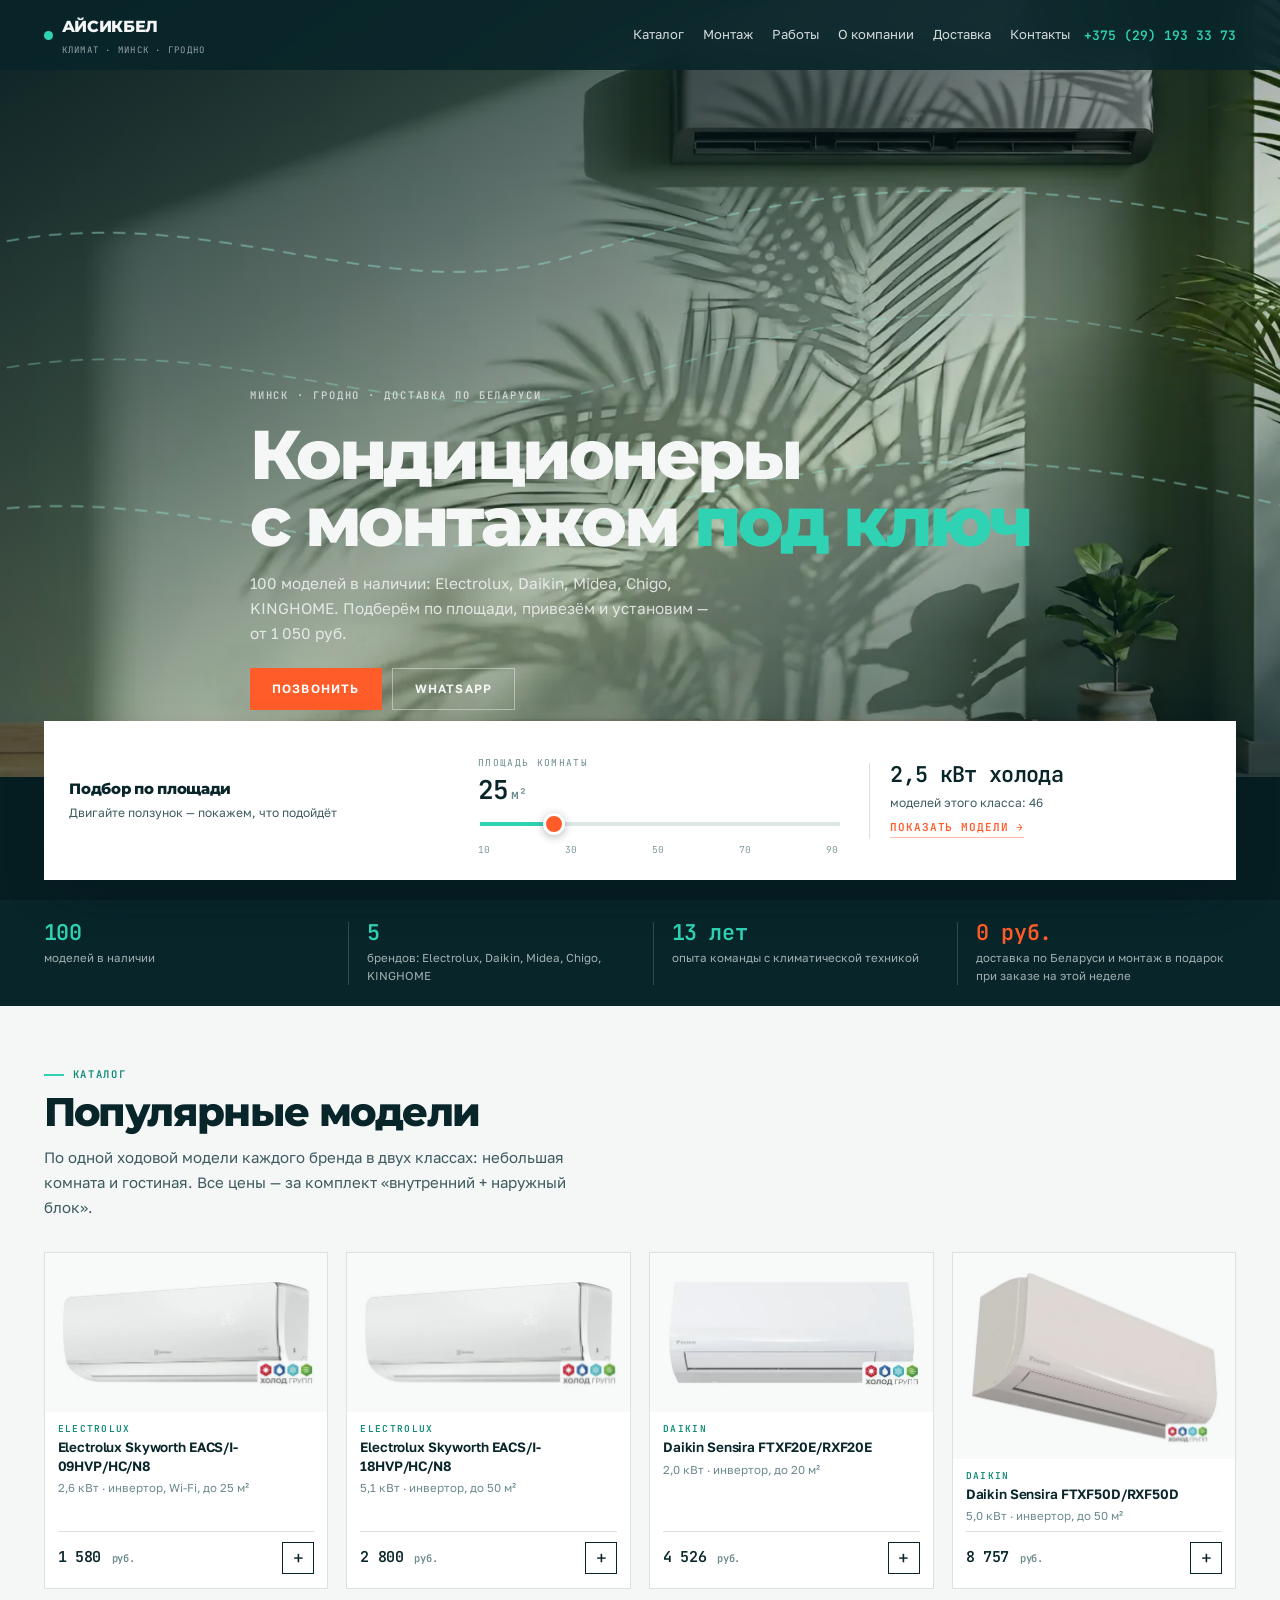
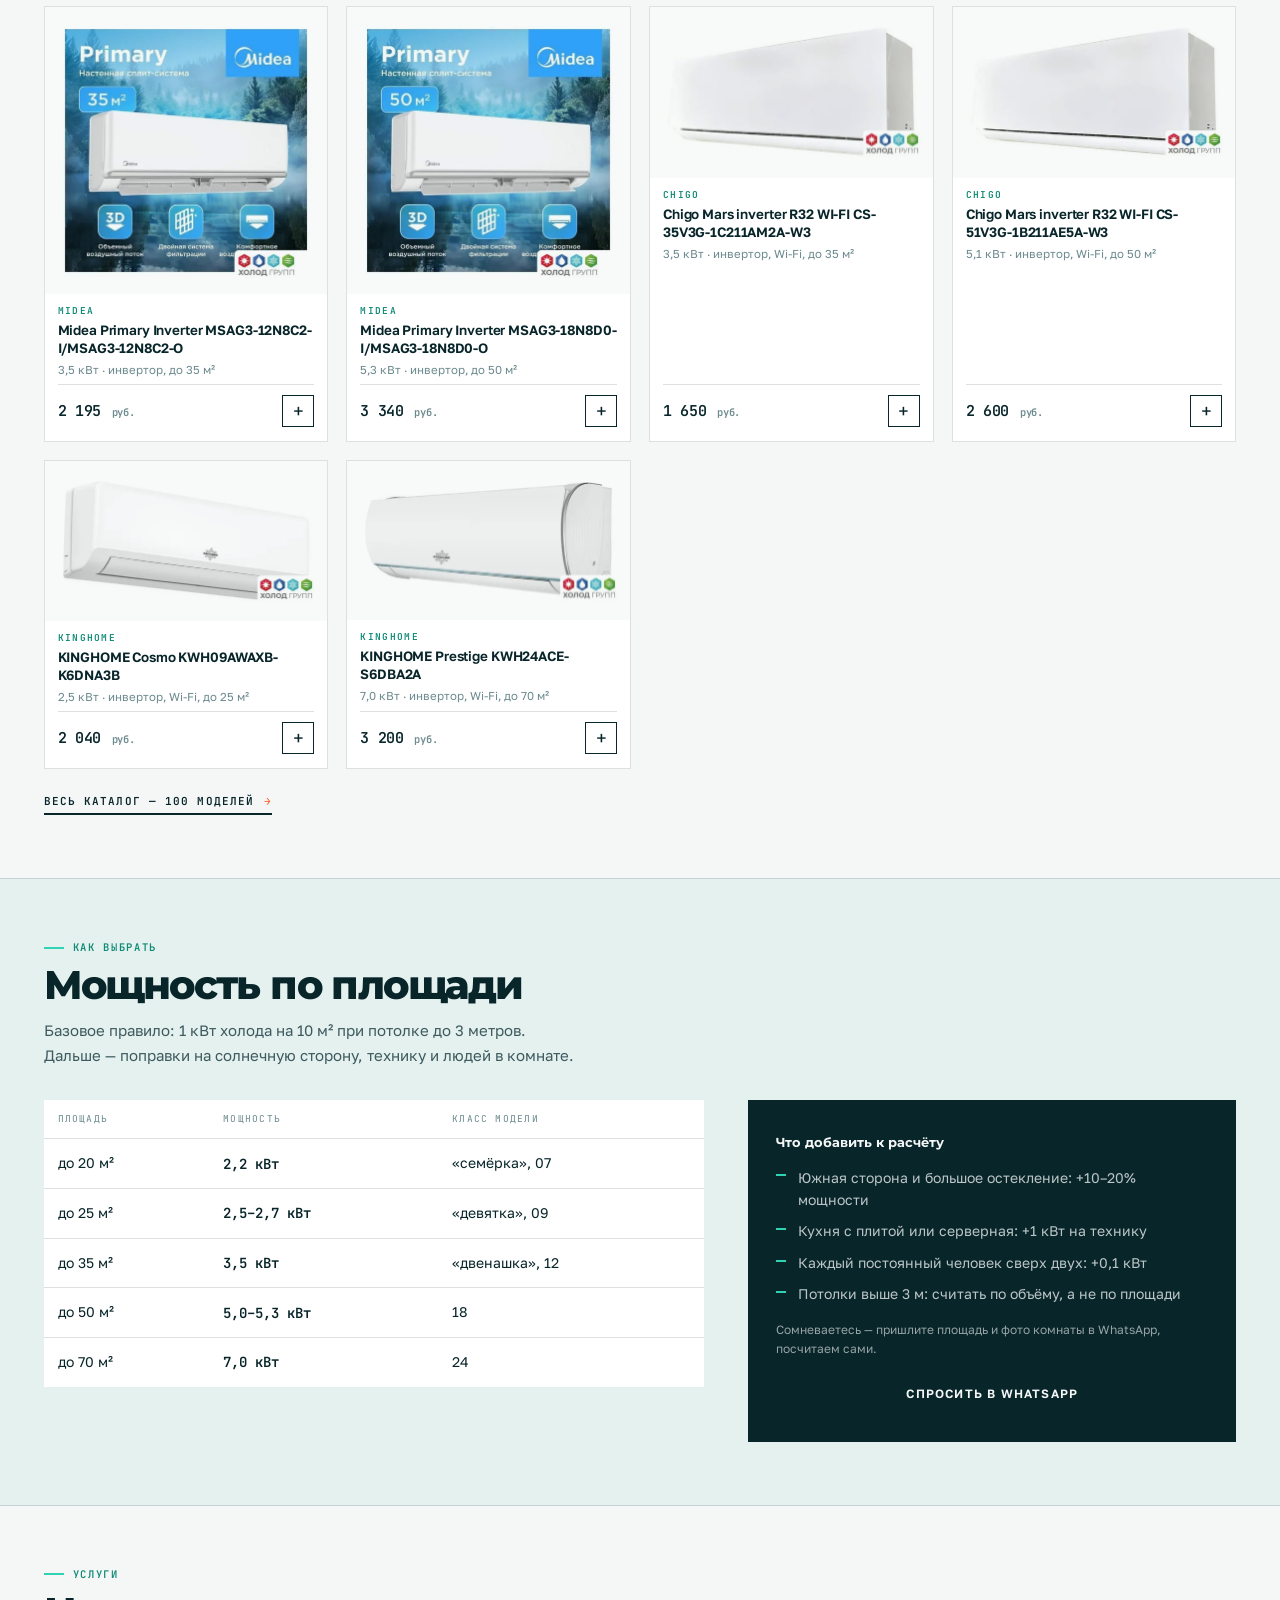
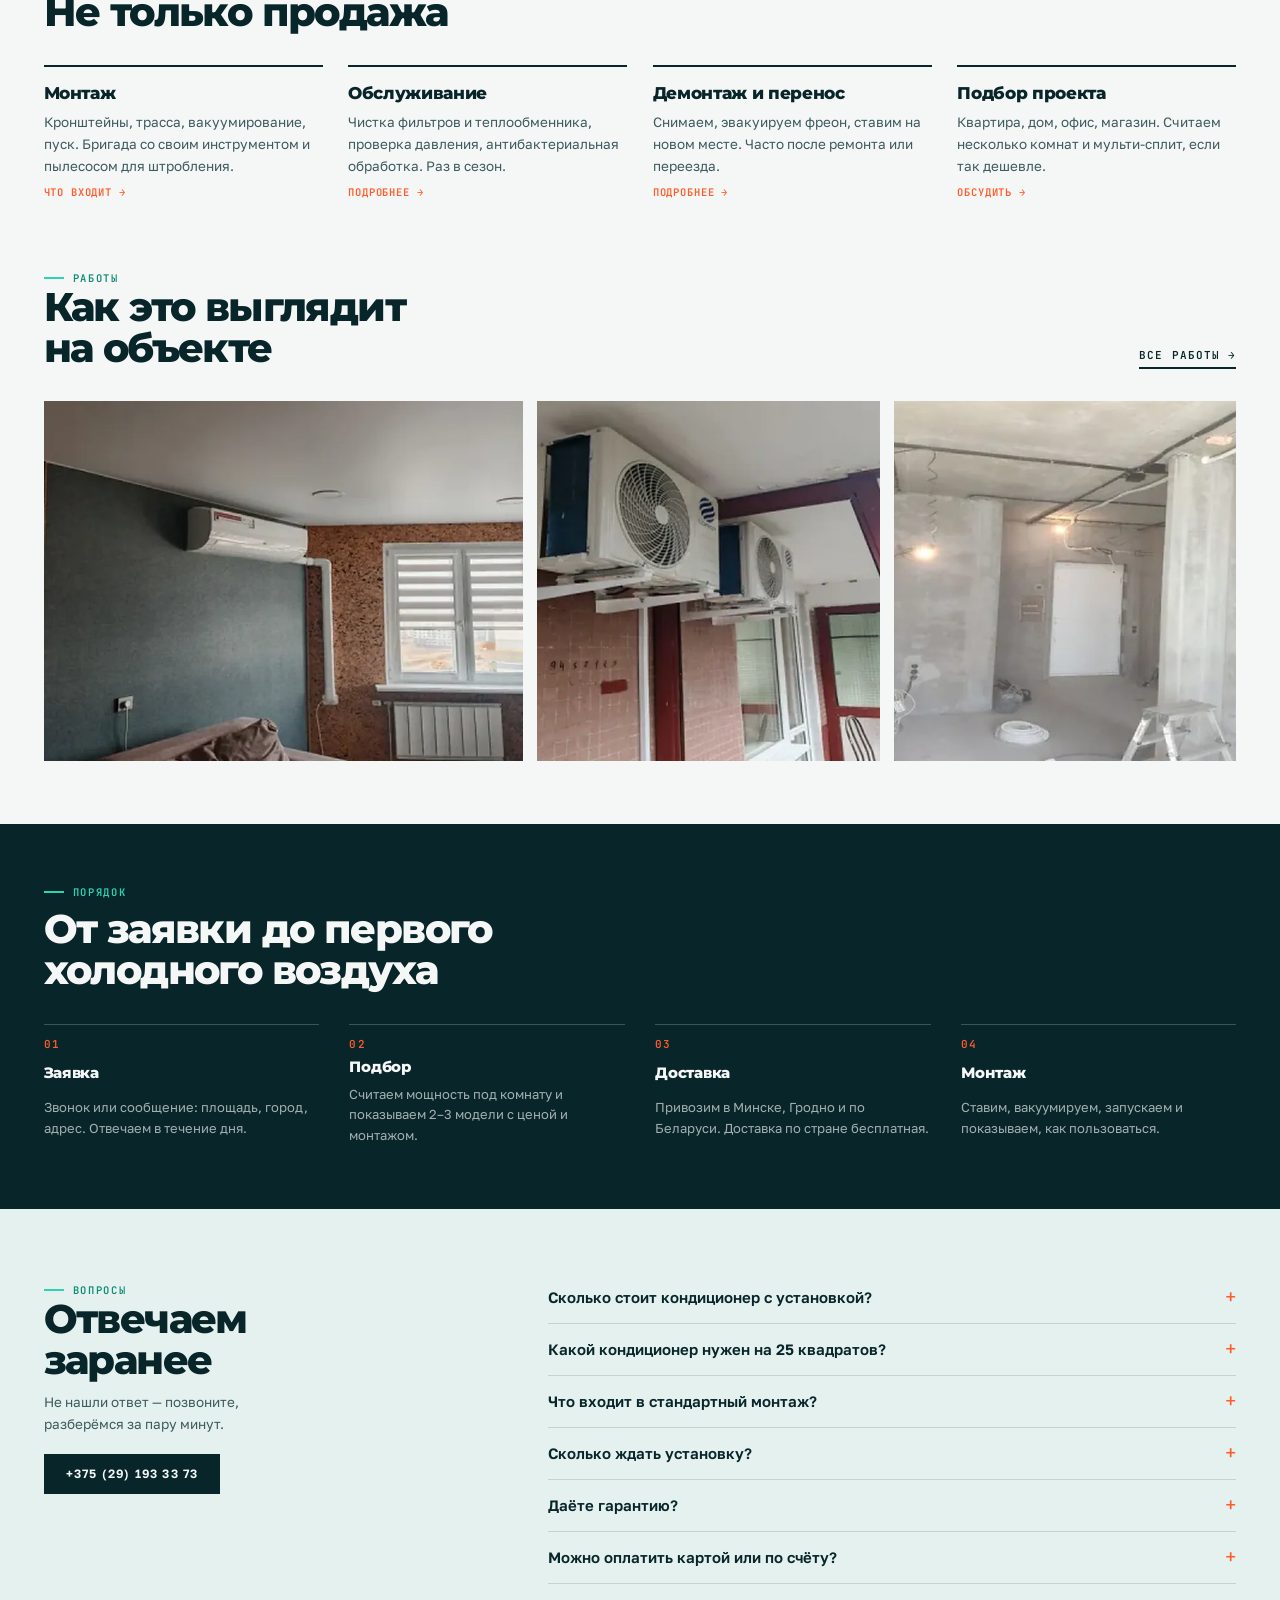
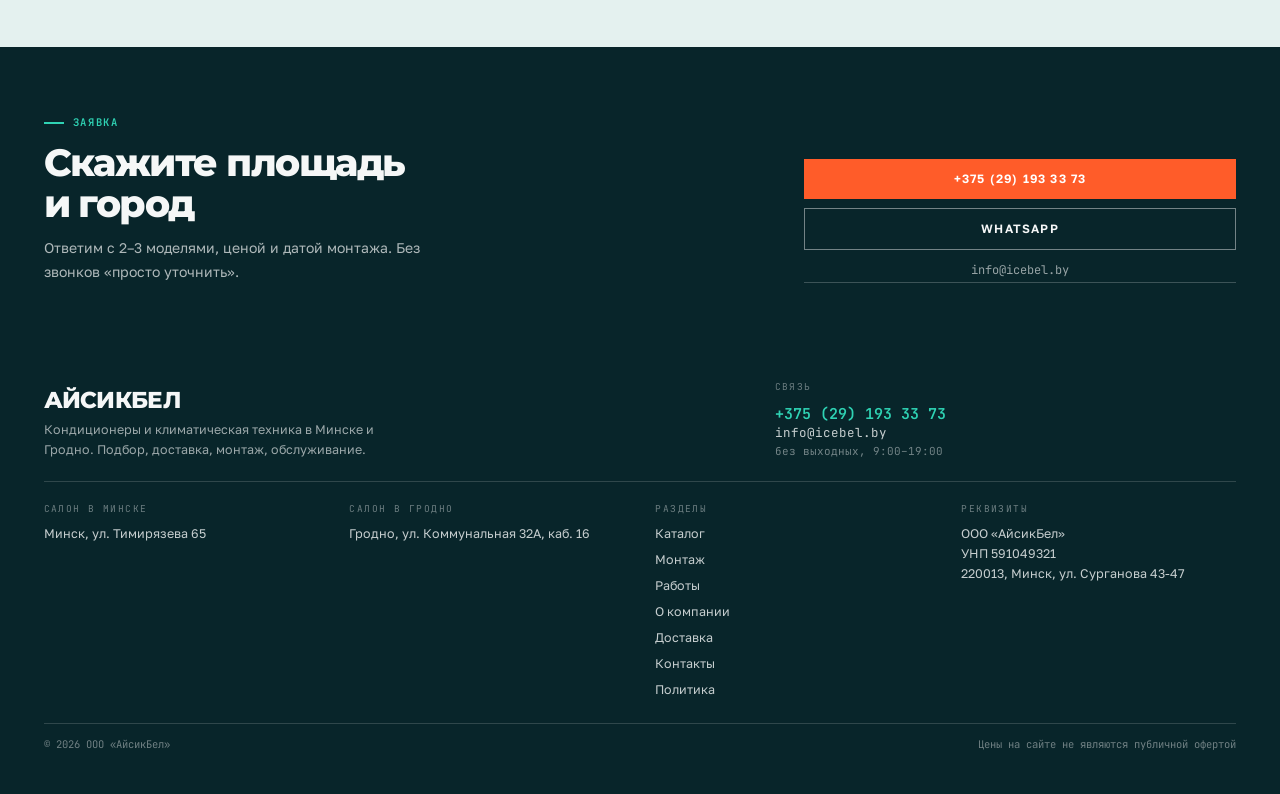
<file: index.html>
<!DOCTYPE html>
<html lang="ru">
<head>
<meta charset="utf-8">
<meta name="viewport" content="width=device-width, initial-scale=1">
<title>Кондиционеры в Минске с монтажом — АйсикБел</title>
<meta name="description" content="Кондиционеры Electrolux, Daikin, Midea, Chigo, KINGHOME в Минске и Гродно. 100 моделей от 1 050 руб. Подбор по площади, бесплатная доставка, монтаж под ключ.">
<link rel="canonical" href="https://romjjjke.github.io/icebel/index.html">
<meta property="og:type" content="website">
<meta property="og:title" content="Кондиционеры в Минске с монтажом — АйсикБел">
<meta property="og:description" content="Кондиционеры Electrolux, Daikin, Midea, Chigo, KINGHOME в Минске и Гродно. 100 моделей от 1 050 руб. Подбор по площади, бесплатная доставка, монтаж под ключ.">
<meta property="og:image" content="https://romjjjke.github.io/icebel/assets/img/hero.webp">
<meta name="theme-color" content="#08252A">
<link rel="icon" href="favicon.svg" type="image/svg+xml">
<style>[hidden]{display:none!important}*{box-sizing:border-box}
html{-webkit-text-size-adjust:100%;scroll-behavior:smooth;overflow-x:clip}
body{margin:0;background:#F5F7F7;color:#08252A;font:400 16.5px/1.62 "Golos Text",Arial,sans-serif;overflow-x:clip}
img{display:block;max-width:100%;height:auto}
a{color:inherit;text-decoration:none}
h1,h2,h3,p,ul,ol,figure,dl,dd{margin:0}
ul,ol{padding:0;list-style:none}
button{font:inherit;color:inherit;cursor:pointer;border:0;background:none}
.wrap{padding-inline:clamp(16px,3.4vw,54px);max-width:1480px;margin:0 auto}
.hd{position:fixed;top:0;left:0;right:0;z-index:80;background:rgba(8,37,42,.9);backdrop-filter:blur(14px);transition:background .25s}
.hd--solid,.hd.is-stuck{background:rgba(8,37,42,.98);box-shadow:0 1px 0 rgba(255,255,255,.1)}
.hd__in{display:flex;align-items:center;gap:14px;padding:13px clamp(16px,3.4vw,54px)}
.logo{margin-right:auto;color:#F5F7F7;display:flex;align-items:center;gap:9px}
.logo b{font:800 16px/1 "Montserrat",Arial,sans-serif;letter-spacing:-.02em}
.logo i{display:block;font:400 9px/1.5 "JetBrains Mono",monospace;letter-spacing:.14em;text-transform:uppercase;font-style:normal;opacity:.6;margin-top:4px}
.logo__d{width:9px;height:9px;background:#2FD3B4;border-radius:50%;flex:0 0 9px}
.nav{display:flex;gap:clamp(10px,1.5vw,22px)}
.nav a{color:rgba(245,247,247,.86);font:400 13px/1 "Golos Text",sans-serif;padding:7px 0;border-bottom:2px solid transparent}
.nav a:hover,.nav a[aria-current]{color:#fff;border-color:#2FD3B4}
.hd__tel{color:#2FD3B4;font:600 13px/1 "JetBrains Mono",monospace;white-space:nowrap}
.burger{display:none;width:42px;height:42px;border:1px solid rgba(245,247,247,.35);color:#F5F7F7;align-items:center;justify-content:center;flex-direction:column;gap:5px}
.burger span{display:block;width:18px;height:1.5px;background:currentColor}
.btn{display:inline-flex;align-items:center;justify-content:center;gap:8px;padding:14px 22px;background:#FF5C29;color:#fff;font:600 12px/1 "Golos Text",sans-serif;letter-spacing:.1em;text-transform:uppercase;transition:background .2s,color .2s}
.btn:hover{background:#08252A;color:#fff}
.btn--ghost{background:transparent;border:1px solid rgba(245,247,247,.45);color:#F5F7F7}
.btn--ghost:hover{background:#F5F7F7;color:#08252A}
.btn--dark{background:#08252A;color:#F5F7F7}
.btn--dark:hover{background:#FF5C29}
.drawer{position:fixed;inset:0;z-index:200;background:rgba(5,20,23,.7);display:flex;justify-content:flex-end;backdrop-filter:blur(3px)}
.drawer__in{width:min(400px,90vw);height:100%;background:#08252A;color:#F5F7F7;padding:20px;display:flex;flex-direction:column;gap:12px;overflow-y:auto}
.drawer__x{align-self:flex-end;width:40px;height:40px;border:1px solid rgba(245,247,247,.3);color:#F5F7F7;font:300 22px/1 "Golos Text",sans-serif}
.drawer__nav{display:grid;margin-top:6px}
.drawer__nav a{padding:13px 0;border-bottom:1px solid rgba(245,247,247,.14);font:700 19px/1.15 "Montserrat",Arial,sans-serif}
.drawer__foot{margin-top:auto;font:400 11px/1.6 "JetBrains Mono",monospace;color:rgba(245,247,247,.5)}
.mobar{display:none}
body.is-locked{overflow:hidden}
@media (max-width:1080px){.nav{display:none}.hd__tel{display:none}.burger{display:flex}}
@media (max-width:760px){.mobar{display:grid;grid-template-columns:1fr 1fr;gap:8px;position:fixed;left:0;right:0;bottom:0;z-index:120;padding:8px;background:rgba(8,37,42,.97)}
.mobar .btn{padding:15px 8px;font-size:11px}body{padding-bottom:64px}}
</style>
<link rel="preconnect" href="https://fonts.googleapis.com">
<link rel="preconnect" href="https://fonts.gstatic.com" crossorigin>
<link rel="stylesheet" href="https://fonts.googleapis.com/css2?family=Montserrat:wght@700;800&family=Golos+Text:wght@400;500;600&family=JetBrains+Mono:wght@400;600&display=swap">
<link rel="stylesheet" href="assets/css/style.v2.css">
<script type="application/ld+json">{"@context": "https://schema.org", "@type": "Store", "name": "АйсикБел — кондиционеры в Минске и Гродно", "description": "Продажа и монтаж кондиционеров: Electrolux, Daikin, Midea, Chigo, KINGHOME.", "url": "https://romjjjke.github.io/icebel/", "telephone": "+375 (29) 193 33 73", "email": "info@icebel.by", "address": {"@type": "PostalAddress", "streetAddress": "ул. Тимирязева 65", "addressLocality": "Минск", "addressCountry": "BY"}, "openingHours": "Mo-Su 09:00-19:00", "currenciesAccepted": "BYN", "priceRange": "1050–23391 BYN"}</script>
</head>
<body class="has-hero">
<header class="hd" id="hd"><div class="hd__in">
  <a class="logo" href="index.html"><span class="logo__d"></span><span><b>АЙСИКБЕЛ</b><i>климат · Минск · Гродно</i></span></a>
  <nav class="nav" aria-label="Разделы"><a href="catalog.html">Каталог</a><a href="montazh.html">Монтаж</a><a href="raboty.html">Работы</a><a href="o-kompanii.html">О компании</a><a href="dostavka.html">Доставка</a><a href="kontakty.html">Контакты</a></nav>
  <a class="hd__tel" href="tel:+375291933373">+375 (29) 193 33 73</a>
  <button class="burger" id="burger" type="button" aria-expanded="false" aria-controls="drawer" aria-label="Открыть меню"><span></span><span></span><span></span></button>
</div></header>
<div class="herostage"><section class="hero">
  <div class="hero__bg"><img src="assets/img/hero.webp" alt="Кондиционер в интерьере" width="1500" height="925" fetchpriority="high"></div>
  <span class="hero__veil"></span>
  <svg class="hero__air" viewBox="0 0 1440 620" aria-hidden="true" preserveAspectRatio="none">
    <g fill="none" stroke="#9FE8DA" stroke-width="1.4" opacity=".5">
      <path class="flow" d="M-40 200 C 220 150, 420 250, 640 205 S 1060 120, 1480 190"/>
      <path class="flow f2" d="M-40 300 C 260 250, 470 360, 700 305 S 1120 220, 1480 300"/>
      <path class="flow f3" d="M-40 410 C 200 380, 430 470, 660 420 S 1100 340, 1480 410"/>
    </g>
  </svg>
  <div class="wrap hero__in">
    <p class="hero__kick">Минск · Гродно · доставка по Беларуси</p>
    <h1 class="hero__h1">Кондиционеры<br>с монтажом <em>под ключ</em></h1>
    <p class="hero__lead">100 моделей в наличии: Electrolux, Daikin, Midea, Chigo, KINGHOME. Подберём по площади, привезём и установим — от 1 050 руб.</p>
    <div class="hero__cta">
      <a class="btn" href="tel:+375291933373">Позвонить</a>
      <a class="btn btn--ghost" href="https://wa.me/375291933373">WhatsApp</a>
    </div>
  </div>
</section>

<div class="selbar"><div class="wrap">
<div class="sel" id="sel">
    <div class="sel__head">
      <p class="sel__t">Подбор по площади</p>
      <p class="sel__h">Двигайте ползунок — покажем, что подойдёт</p>
    </div>
    <div class="sel__ctl">
      <label class="sel__lbl" for="area">Площадь комнаты</label>
      <div class="sel__val"><output id="areaOut">25</output><i>м²</i></div>
      <input id="area" type="range" min="10" max="90" step="5" value="25" aria-describedby="areaOut">
      <div class="sel__scale"><span>10</span><span>30</span><span>50</span><span>70</span><span>90</span></div>
    </div>
    <div class="sel__res">
      <p class="sel__kw"><span id="kwOut">2,5</span> кВт холода</p>
      <p class="sel__cnt" id="cntOut">моделей этого класса: 22</p>
      <a class="sel__go" id="selGo" href="catalog.html">Показать модели →</a>
    </div>
  </div>
</div></div></div>

<section class="facts"><div class="wrap facts__in">
  <div class="facts__i"><b>100</b><span>моделей в наличии</span></div>
  <div class="facts__i"><b>5</b><span>брендов: Electrolux, Daikin, Midea, Chigo, KINGHOME</span></div>
  <div class="facts__i"><b>13 лет</b><span>опыта команды с климатической техникой</span></div>
  <div class="facts__i facts__i--acc"><b>0 руб.</b><span>доставка по Беларуси и монтаж в подарок при заказе на этой неделе</span></div>
</div></section>

<section class="pop"><div class="wrap">
  <div class="sec__head">
    <p class="kick">Каталог</p>
    <h2 class="h2">Популярные модели</h2>
    <p class="sec__lead">По одной ходовой модели каждого бренда в двух классах: небольшая комната и гостиная. Все цены — за комплект «внутренний + наружный блок».</p>
  </div>
  <div class="pcs"><article class="pc"><div class="pc__img"><img src="assets/img/p/v98tedgafm.webp" alt="Electrolux Skyworth EACS/I-09HVP/HC/N8" width="520" height="225" loading="lazy" decoding="async"></div><div class="pc__b"><p class="pc__br">Electrolux</p><h3 class="pc__n">Electrolux Skyworth EACS/I-09HVP/HC/N8</h3><p class="pc__t">2,6 кВт · инвертор, Wi-Fi, до 25 м²</p><div class="pc__f"><p class="pc__p">1 580 <i>руб.</i></p><button class="pc__add" type="button" data-id="27831" aria-label="Добавить в заявку">+</button></div></div></article><article class="pc"><div class="pc__img"><img src="assets/img/p/n09mc8xzzn.webp" alt="Electrolux Skyworth EACS/I-18HVP/HC/N8" width="520" height="225" loading="lazy" decoding="async"></div><div class="pc__b"><p class="pc__br">Electrolux</p><h3 class="pc__n">Electrolux Skyworth EACS/I-18HVP/HC/N8</h3><p class="pc__t">5,1 кВт · инвертор, до 50 м²</p><div class="pc__f"><p class="pc__p">2 800 <i>руб.</i></p><button class="pc__add" type="button" data-id="27841" aria-label="Добавить в заявку">+</button></div></div></article><article class="pc"><div class="pc__img"><img src="assets/img/p/5cbqqgkv5i.webp" alt="Daikin Sensira FTXF20E/RXF20E" width="520" height="225" loading="lazy" decoding="async"></div><div class="pc__b"><p class="pc__br">Daikin</p><h3 class="pc__n">Daikin Sensira FTXF20E/RXF20E</h3><p class="pc__t">2,0 кВт · инвертор, до 20 м²</p><div class="pc__f"><p class="pc__p">4 526 <i>руб.</i></p><button class="pc__add" type="button" data-id="27732" aria-label="Добавить в заявку">+</button></div></div></article><article class="pc"><div class="pc__img"><img src="assets/img/p/vrhbxw1vnc.webp" alt="Daikin Sensira FTXF50D/RXF50D" width="520" height="225" loading="lazy" decoding="async"></div><div class="pc__b"><p class="pc__br">Daikin</p><h3 class="pc__n">Daikin Sensira FTXF50D/RXF50D</h3><p class="pc__t">5,0 кВт · инвертор, до 50 м²</p><div class="pc__f"><p class="pc__p">8 757 <i>руб.</i></p><button class="pc__add" type="button" data-id="27742" aria-label="Добавить в заявку">+</button></div></div></article><article class="pc"><div class="pc__img"><img src="assets/img/p/nsaqubohvw.webp" alt="Midea Primary Inverter MSAG3-12N8C2-I/MSAG3-12N8C2-O" width="520" height="225" loading="lazy" decoding="async"></div><div class="pc__b"><p class="pc__br">Midea</p><h3 class="pc__n">Midea Primary Inverter MSAG3-12N8C2-I/MSAG3-12N8C2-O</h3><p class="pc__t">3,5 кВт · инвертор, до 35 м²</p><div class="pc__f"><p class="pc__p">2 195 <i>руб.</i></p><button class="pc__add" type="button" data-id="27588" aria-label="Добавить в заявку">+</button></div></div></article><article class="pc"><div class="pc__img"><img src="assets/img/p/l3jppxgfah.webp" alt="Midea Primary Inverter MSAG3-18N8D0-I/MSAG3-18N8D0-O" width="520" height="225" loading="lazy" decoding="async"></div><div class="pc__b"><p class="pc__br">Midea</p><h3 class="pc__n">Midea Primary Inverter MSAG3-18N8D0-I/MSAG3-18N8D0-O</h3><p class="pc__t">5,3 кВт · инвертор, до 50 м²</p><div class="pc__f"><p class="pc__p">3 340 <i>руб.</i></p><button class="pc__add" type="button" data-id="27594" aria-label="Добавить в заявку">+</button></div></div></article><article class="pc"><div class="pc__img"><img src="assets/img/p/etuco7apbe.webp" alt="Chigo Mars inverter R32 WI-FI CS-35V3G-1C211AM2A-W3" width="520" height="225" loading="lazy" decoding="async"></div><div class="pc__b"><p class="pc__br">Chigo</p><h3 class="pc__n">Chigo Mars inverter R32 WI-FI CS-35V3G-1C211AM2A-W3</h3><p class="pc__t">3,5 кВт · инвертор, Wi-Fi, до 35 м²</p><div class="pc__f"><p class="pc__p">1 650 <i>руб.</i></p><button class="pc__add" type="button" data-id="27496" aria-label="Добавить в заявку">+</button></div></div></article><article class="pc"><div class="pc__img"><img src="assets/img/p/3uf6upfk2h.webp" alt="Chigo Mars inverter R32 WI-FI CS-51V3G-1B211AE5A-W3" width="520" height="225" loading="lazy" decoding="async"></div><div class="pc__b"><p class="pc__br">Chigo</p><h3 class="pc__n">Chigo Mars inverter R32 WI-FI CS-51V3G-1B211AE5A-W3</h3><p class="pc__t">5,1 кВт · инвертор, Wi-Fi, до 50 м²</p><div class="pc__f"><p class="pc__p">2 600 <i>руб.</i></p><button class="pc__add" type="button" data-id="27498" aria-label="Добавить в заявку">+</button></div></div></article><article class="pc"><div class="pc__img"><img src="assets/img/p/1yqzaqf12y.webp" alt="KINGHOME Cosmo KWH09AWAXB-K6DNA3B" width="520" height="225" loading="lazy" decoding="async"></div><div class="pc__b"><p class="pc__br">KINGHOME</p><h3 class="pc__n">KINGHOME Cosmo KWH09AWAXB-K6DNA3B</h3><p class="pc__t">2,5 кВт · инвертор, Wi-Fi, до 25 м²</p><div class="pc__f"><p class="pc__p">2 040 <i>руб.</i></p><button class="pc__add" type="button" data-id="27626" aria-label="Добавить в заявку">+</button></div></div></article><article class="pc"><div class="pc__img"><img src="assets/img/p/a8dcyu7pmw.webp" alt="KINGHOME Prestige KWH24ACE-S6DBA2A" width="520" height="225" loading="lazy" decoding="async"></div><div class="pc__b"><p class="pc__br">KINGHOME</p><h3 class="pc__n">KINGHOME Prestige KWH24ACE-S6DBA2A</h3><p class="pc__t">7,0 кВт · инвертор, Wi-Fi, до 70 м²</p><div class="pc__f"><p class="pc__p">3 200 <i>руб.</i></p><button class="pc__add" type="button" data-id="27477" aria-label="Добавить в заявку">+</button></div></div></article></div>
  <a class="pop__all" href="catalog.html">Весь каталог — 100 моделей <span>→</span></a>
</div></section>

<section class="calc"><div class="wrap">
  <div class="sec__head"><p class="kick">Как выбрать</p><h2 class="h2">Мощность по площади</h2>
  <p class="sec__lead">Базовое правило: 1 кВт холода на 10 м² при потолке до 3 метров. Дальше — поправки на солнечную сторону, технику и людей в комнате.</p></div>
  <div class="calc__grid">
    <table class="tbl">
      <thead><tr><th>Площадь</th><th>Мощность</th><th>Класс модели</th></tr></thead>
      <tbody>
        <tr><td>до 20 м²</td><td>2,2 кВт</td><td>«семёрка», 07</td></tr>
        <tr><td>до 25 м²</td><td>2,5–2,7 кВт</td><td>«девятка», 09</td></tr>
        <tr><td>до 35 м²</td><td>3,5 кВт</td><td>«двенашка», 12</td></tr>
        <tr><td>до 50 м²</td><td>5,0–5,3 кВт</td><td>18</td></tr>
        <tr><td>до 70 м²</td><td>7,0 кВт</td><td>24</td></tr>
      </tbody>
    </table>
    <div class="calc__note">
      <p><b>Что добавить к расчёту</b></p>
      <ul class="ul">
        <li>Южная сторона и большое остекление: +10–20% мощности</li>
        <li>Кухня с плитой или серверная: +1 кВт на технику</li>
        <li>Каждый постоянный человек сверх двух: +0,1 кВт</li>
        <li>Потолки выше 3 м: считать по объёму, а не по площади</li>
      </ul>
      <p class="calc__fine">Сомневаетесь — пришлите площадь и фото комнаты в WhatsApp, посчитаем сами.</p>
      <a class="btn btn--dark" href="https://wa.me/375291933373">Спросить в WhatsApp</a>
    </div>
  </div>
</div></section>

<section class="serv"><div class="wrap">
  <div class="sec__head"><p class="kick">Услуги</p><h2 class="h2">Не только продажа</h2></div>
  <ul class="serv__list">
    <li><b>Монтаж</b><p>Кронштейны, трасса, вакуумирование, пуск. Бригада со своим инструментом и пылесосом для штробления.</p><a href="montazh.html">Что входит →</a></li>
    <li><b>Обслуживание</b><p>Чистка фильтров и теплообменника, проверка давления, антибактериальная обработка. Раз в сезон.</p><a href="montazh.html">Подробнее →</a></li>
    <li><b>Демонтаж и перенос</b><p>Снимаем, эвакуируем фреон, ставим на новом месте. Часто после ремонта или переезда.</p><a href="montazh.html">Подробнее →</a></li>
    <li><b>Подбор проекта</b><p>Квартира, дом, офис, магазин. Считаем несколько комнат и мульти-сплит, если так дешевле.</p><a href="kontakty.html">Обсудить →</a></li>
  </ul>
</div></section>

<section class="works"><div class="wrap">
  <div class="sec__head sec__head--row">
    <div><p class="kick">Работы</p><h2 class="h2">Как это выглядит<br>на объекте</h2></div>
    <a class="works__all" href="raboty.html">Все работы →</a>
  </div>
  <div class="works__grid">
    <figure><img src="assets/img/work-1.webp" alt="Монтаж кондиционера" loading="lazy" width="760" height="570"></figure>
    <figure><img src="assets/img/work-3.webp" alt="Установленный внутренний блок" loading="lazy" width="760" height="570"></figure>
    <figure><img src="assets/img/work-5.webp" alt="Наружный блок на фасаде" loading="lazy" width="760" height="570"></figure>
  </div>
</div></section>

<section class="proc"><div class="wrap">
  <div class="sec__head"><p class="kick kick--w">Порядок</p><h2 class="h2 h2--w">От заявки до первого<br>холодного воздуха</h2></div>
  <ol class="proc__list"><li class="stp"><span class="stp__n">01</span><b>Заявка</b><span class="stp__d">Звонок или сообщение: площадь, город, адрес. Отвечаем в течение дня.</span></li><li class="stp"><span class="stp__n">02</span><b>Подбор</b><span class="stp__d">Считаем мощность под комнату и показываем 2–3 модели с ценой и монтажом.</span></li><li class="stp"><span class="stp__n">03</span><b>Доставка</b><span class="stp__d">Привозим в Минске, Гродно и по Беларуси. Доставка по стране бесплатная.</span></li><li class="stp"><span class="stp__n">04</span><b>Монтаж</b><span class="stp__d">Ставим, вакуумируем, запускаем и показываем, как пользоваться.</span></li></ol>
</div></section>

<section class="faq"><div class="wrap faq__grid">
  <div class="faq__side"><p class="kick">Вопросы</p><h2 class="h2">Отвечаем<br>заранее</h2>
    <p class="faq__n">Не нашли ответ — позвоните, разберёмся за пару минут.</p>
    <a class="btn btn--dark" href="tel:+375291933373">+375 (29) 193 33 73</a></div>
  <div class="faq__list"><details class="qa"><summary>Сколько стоит кондиционер с установкой?</summary><p>Модели в каталоге — от 1 050 руб. Монтаж считается по месту: длина трассы, этаж, материал стен. Итоговую сумму называем до выезда, а не после.</p></details><details class="qa"><summary>Какой кондиционер нужен на 25 квадратов?</summary><p>Ориентир — 1 кВт холода на 10 м² при высоте потолка до 3 м. На 25 м² это модель «девятка» (2,5 кВт). Точнее считаем с поправкой на солнечную сторону, технику и число людей.</p></details><details class="qa"><summary>Что входит в стандартный монтаж?</summary><p>До 3 метров трассы, кронштейны, штробление под трассу, вакуумирование, пуск и проверка. Расходники сверх этого — отдельно и по согласованию.</p></details><details class="qa"><summary>Сколько ждать установку?</summary><p>Обычно 1–3 дня после заявки: техника со склада в Минске или Гродно, монтажная бригада выезжает по графику. В сезон сроки сдвигаются, точную дату говорим сразу.</p></details><details class="qa"><summary>Даёте гарантию?</summary><p>Гарантия производителя на оборудование и наша на монтаж. Если что-то работает не так — приезжаем и разбираемся, а не отправляем в сервисный центр самостоятельно.</p></details><details class="qa"><summary>Можно оплатить картой или по счёту?</summary><p>Да: наличными курьеру, картой через терминал, безналично по счёту для организаций. Счёт приходит на почту.</p></details></div>
</div></section>

<section class="end"><div class="wrap end__in">
  <div><p class="kick kick--w">Заявка</p><h2 class="end__h">Скажите площадь<br>и город</h2>
  <p class="end__p">Ответим с 2–3 моделями, ценой и датой монтажа. Без звонков «просто уточнить».</p></div>
  <div class="end__cta"><a class="btn" href="tel:+375291933373">+375 (29) 193 33 73</a><a class="btn btn--ghost" href="https://wa.me/375291933373">WhatsApp</a><a class="end__m" href="mailto:info@icebel.by">info@icebel.by</a></div>
</div></section>
<footer class="ft"><div class="wrap">
  <div class="ft__top">
    <div><p class="ft__b">АЙСИКБЕЛ</p><p class="ft__s">Кондиционеры и климатическая техника в Минске и Гродно. Подбор, доставка, монтаж, обслуживание.</p></div>
    <div class="ft__c"><p class="ft__l">Связь</p><a class="ft__tel" href="tel:+375291933373">+375 (29) 193 33 73</a><a class="ft__mail" href="mailto:info@icebel.by">info@icebel.by</a><p class="ft__h">без выходных, 9:00–19:00</p></div>
  </div>
  <div class="ft__grid">
    <div><p class="ft__l">Салон в Минске</p><p>Минск, ул. Тимирязева 65</p></div>
    <div><p class="ft__l">Салон в Гродно</p><p>Гродно, ул. Коммунальная 32А, каб. 16</p></div>
    <div><p class="ft__l">Разделы</p><ul><li><a href="catalog.html">Каталог</a></li><li><a href="montazh.html">Монтаж</a></li><li><a href="raboty.html">Работы</a></li><li><a href="o-kompanii.html">О компании</a></li><li><a href="dostavka.html">Доставка</a></li><li><a href="kontakty.html">Контакты</a></li><li><a href="politika.html">Политика</a></li></ul></div>
    <div><p class="ft__l">Реквизиты</p><p>ООО «АйсикБел»<br>УНП 591049321<br>220013, Минск, ул. Сурганова 43-47</p></div>
  </div>
  <div class="ft__bot"><span>© <span id="year">2026</span> ООО «АйсикБел»</span><span>Цены на сайте не являются публичной офертой</span></div>
</div></footer>
<div class="mobar"><a class="btn" href="tel:+375291933373">Позвонить</a><a class="btn btn--ghost" href="https://wa.me/375291933373">WhatsApp</a></div>
<div class="drawer" id="drawer" hidden><div class="drawer__in">
  <button class="drawer__x" id="drawer-x" type="button" aria-label="Закрыть меню">×</button>
  <nav class="drawer__nav" aria-label="Мобильное меню"><a href="catalog.html">Каталог</a><a href="montazh.html">Монтаж</a><a href="raboty.html">Работы</a><a href="o-kompanii.html">О компании</a><a href="dostavka.html">Доставка</a><a href="kontakty.html">Контакты</a><a href="politika.html">Политика</a></nav>
  <a class="btn" href="tel:+375291933373">+375 (29) 193 33 73</a>
  <a class="btn btn--ghost" href="https://wa.me/375291933373">WhatsApp</a>
  <p class="drawer__foot">Минск, ул. Тимирязева 65<br>Гродно, ул. Коммунальная 32А, каб. 16<br>без выходных, 9:00–19:00</p>
</div></div>
<script src="assets/js/main.v1.js" defer></script></body></html>
</file>
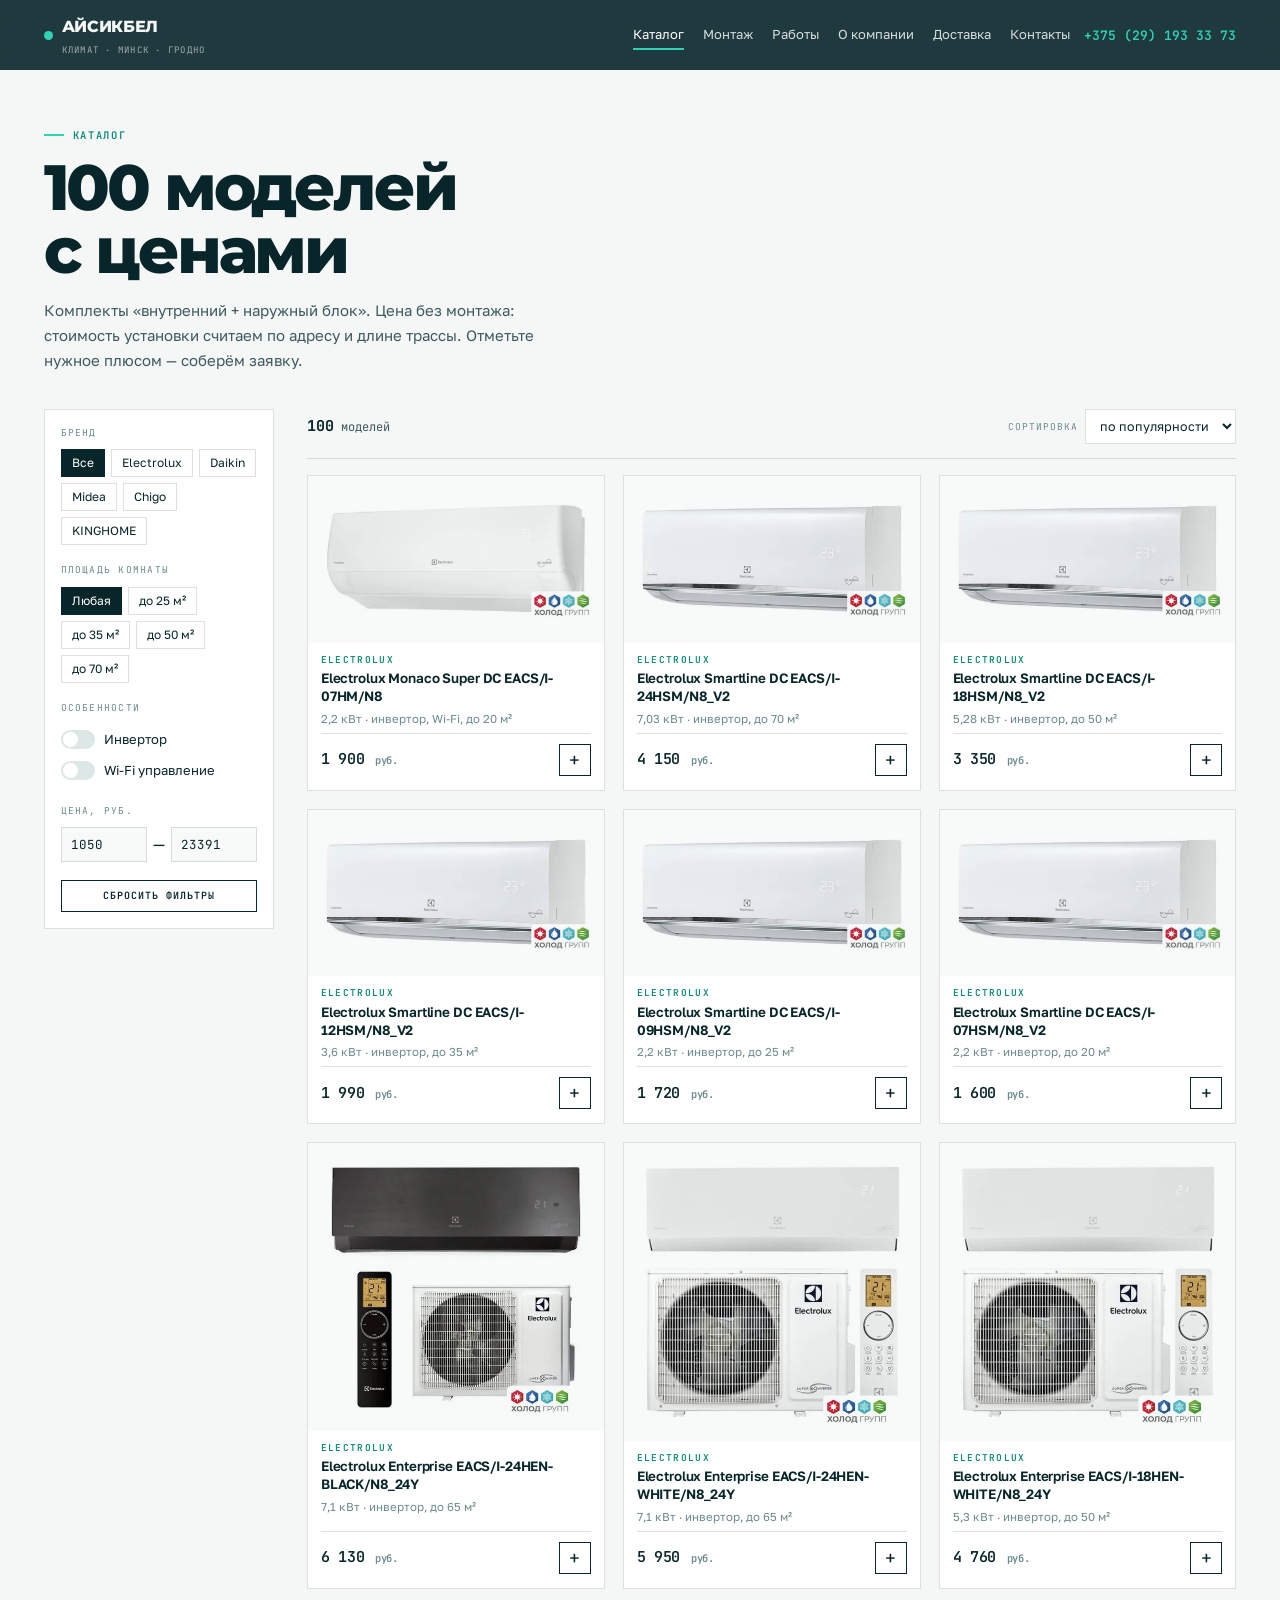
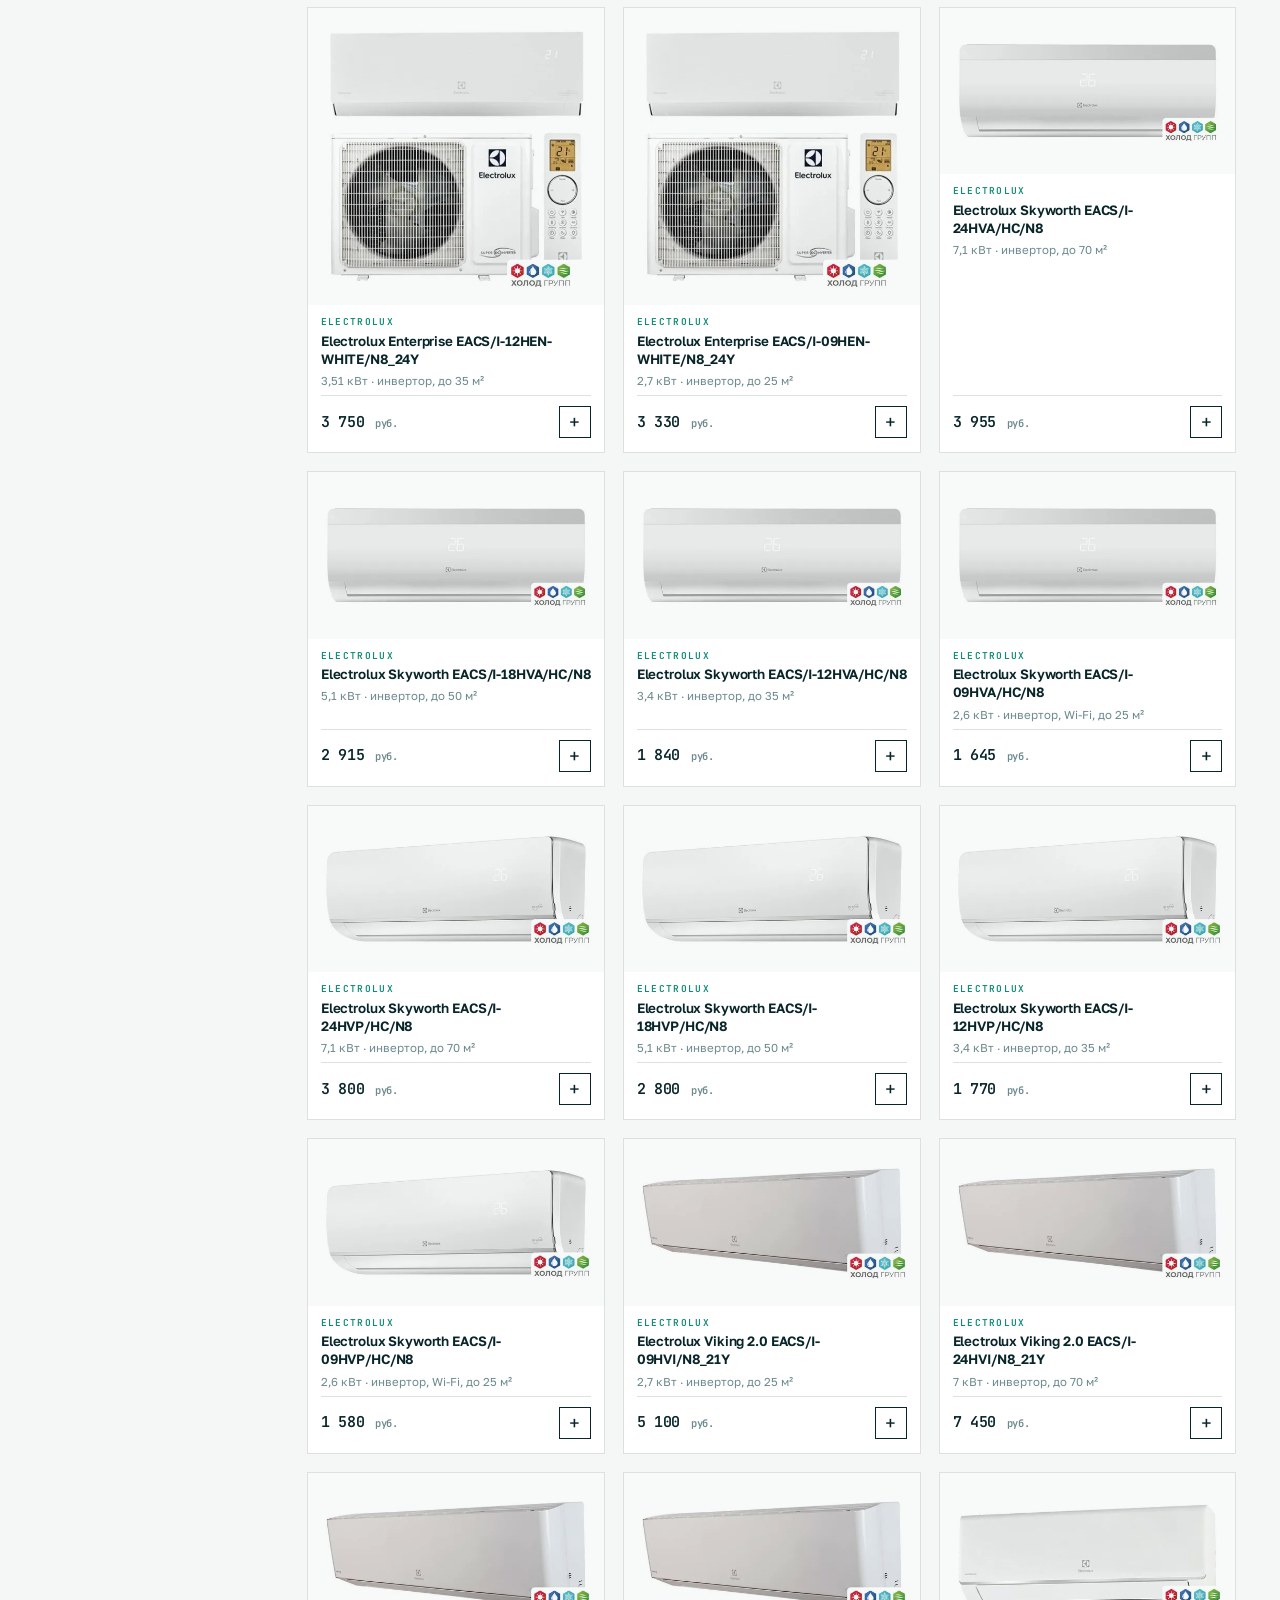
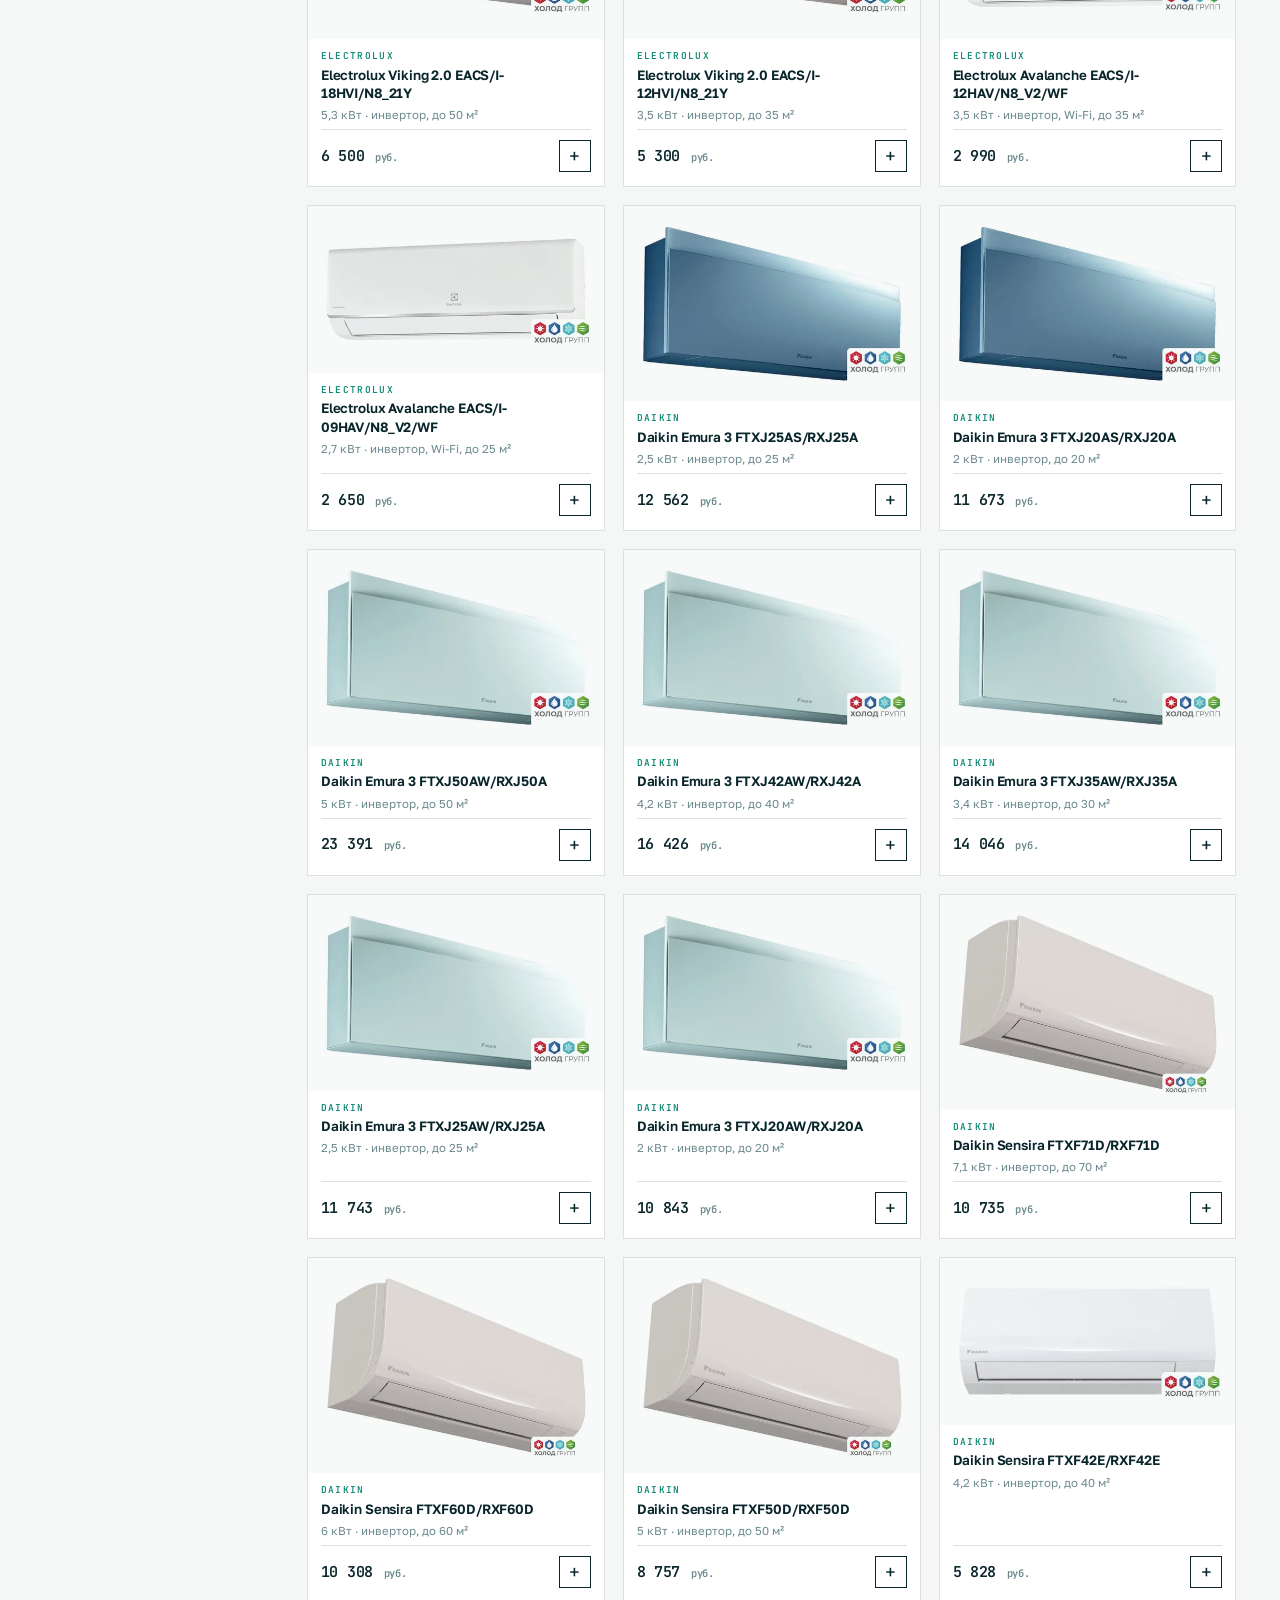
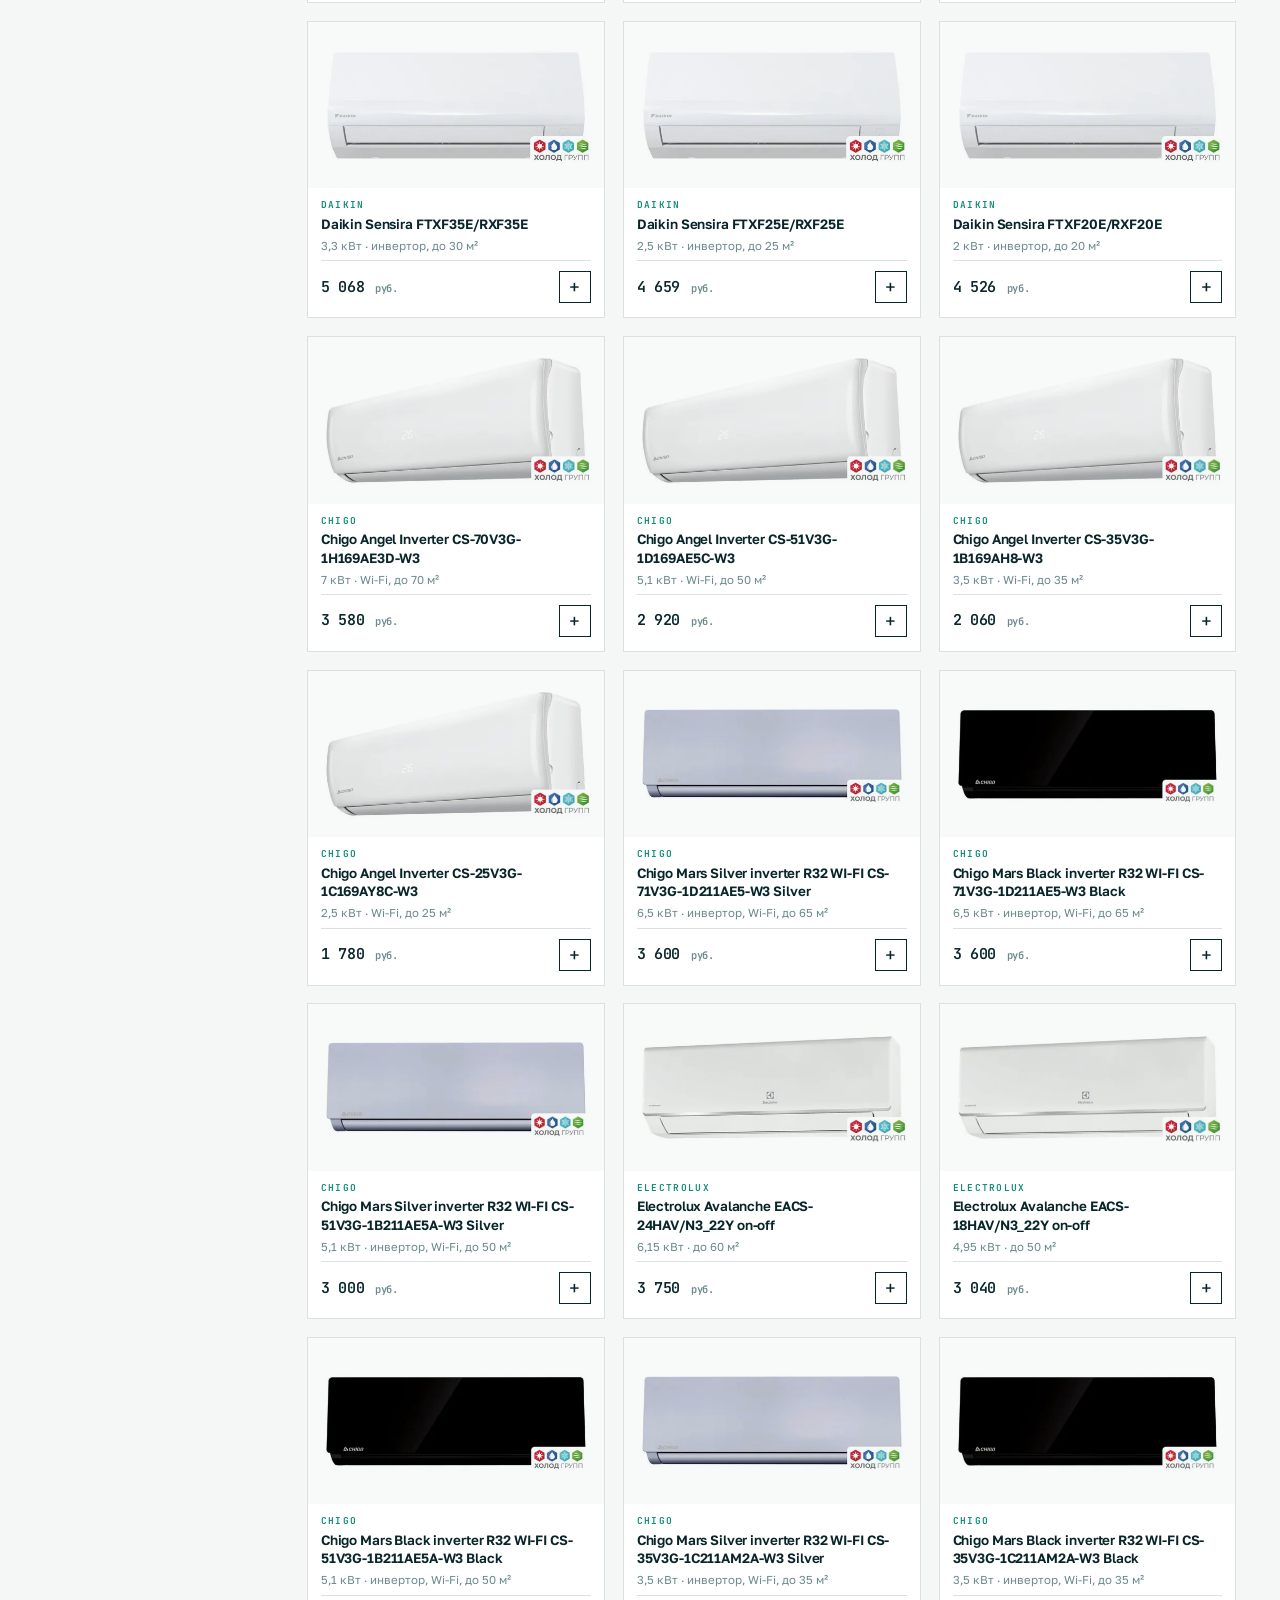
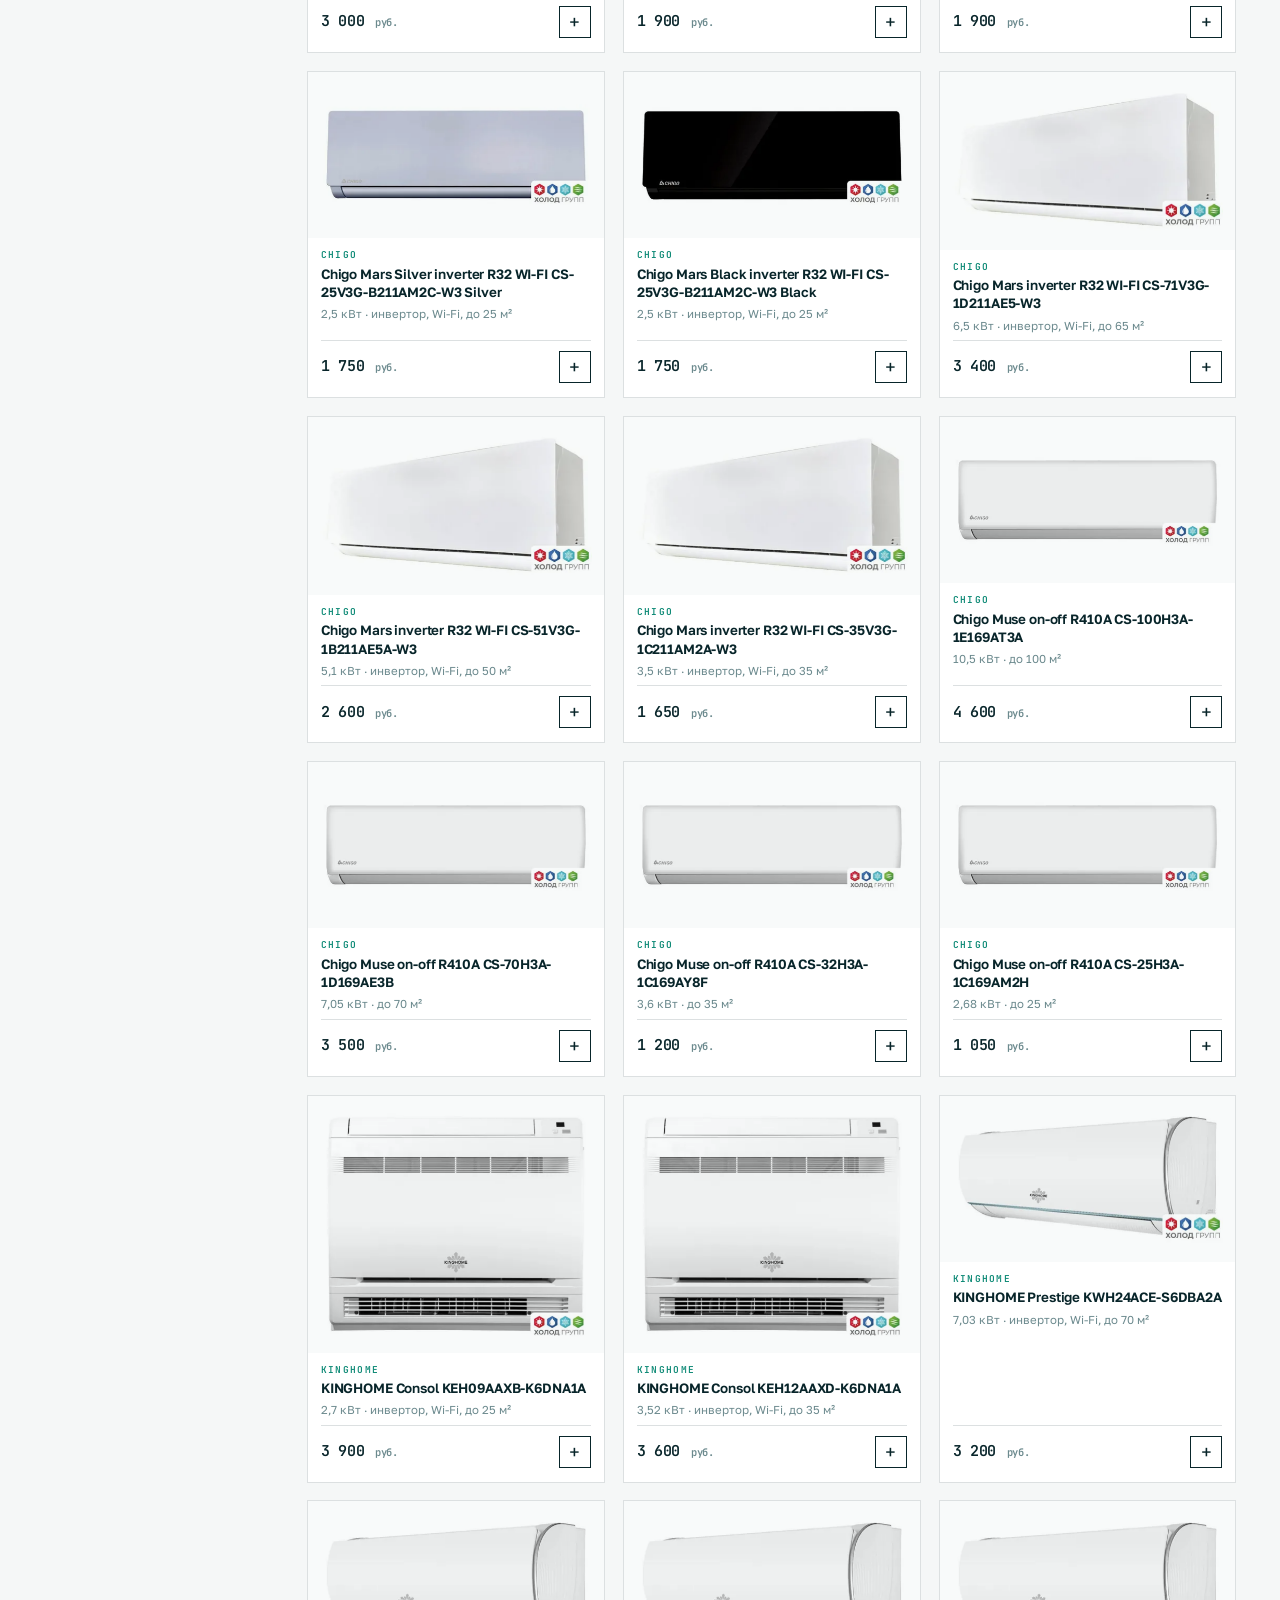
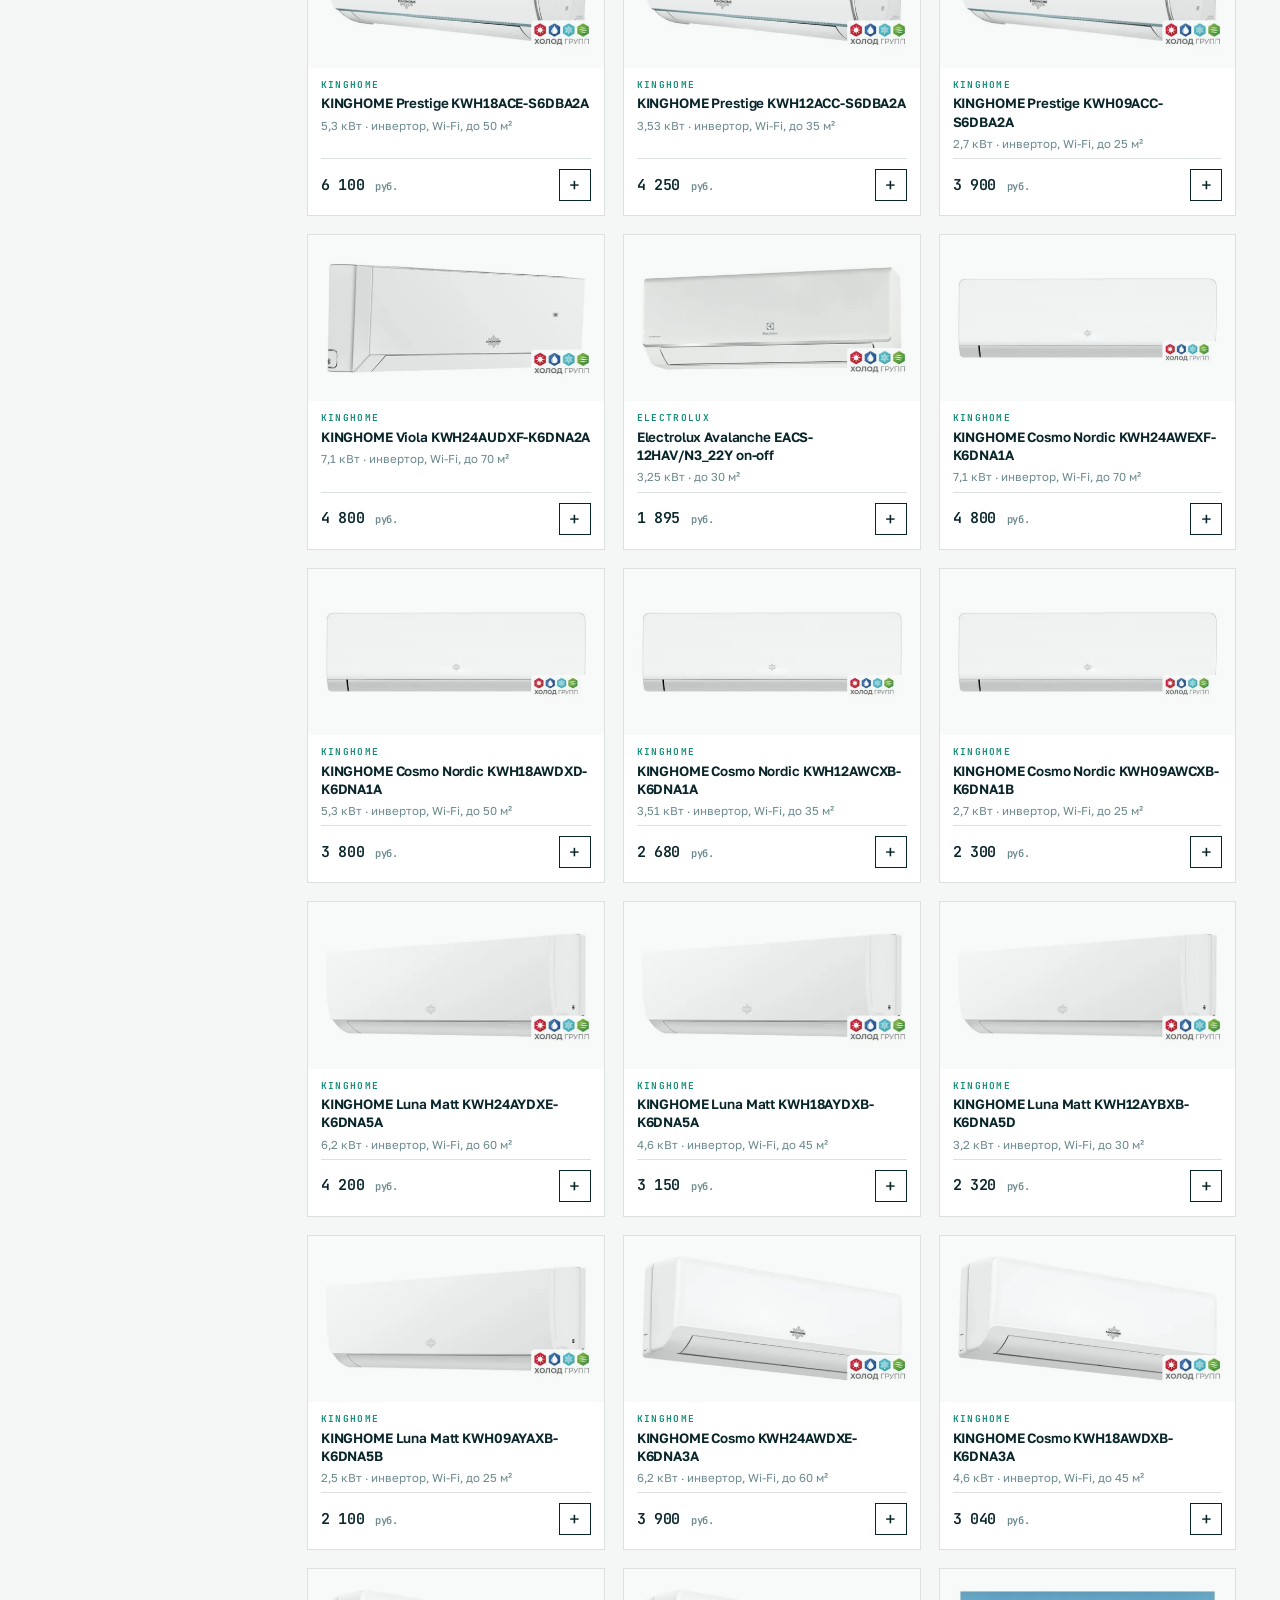
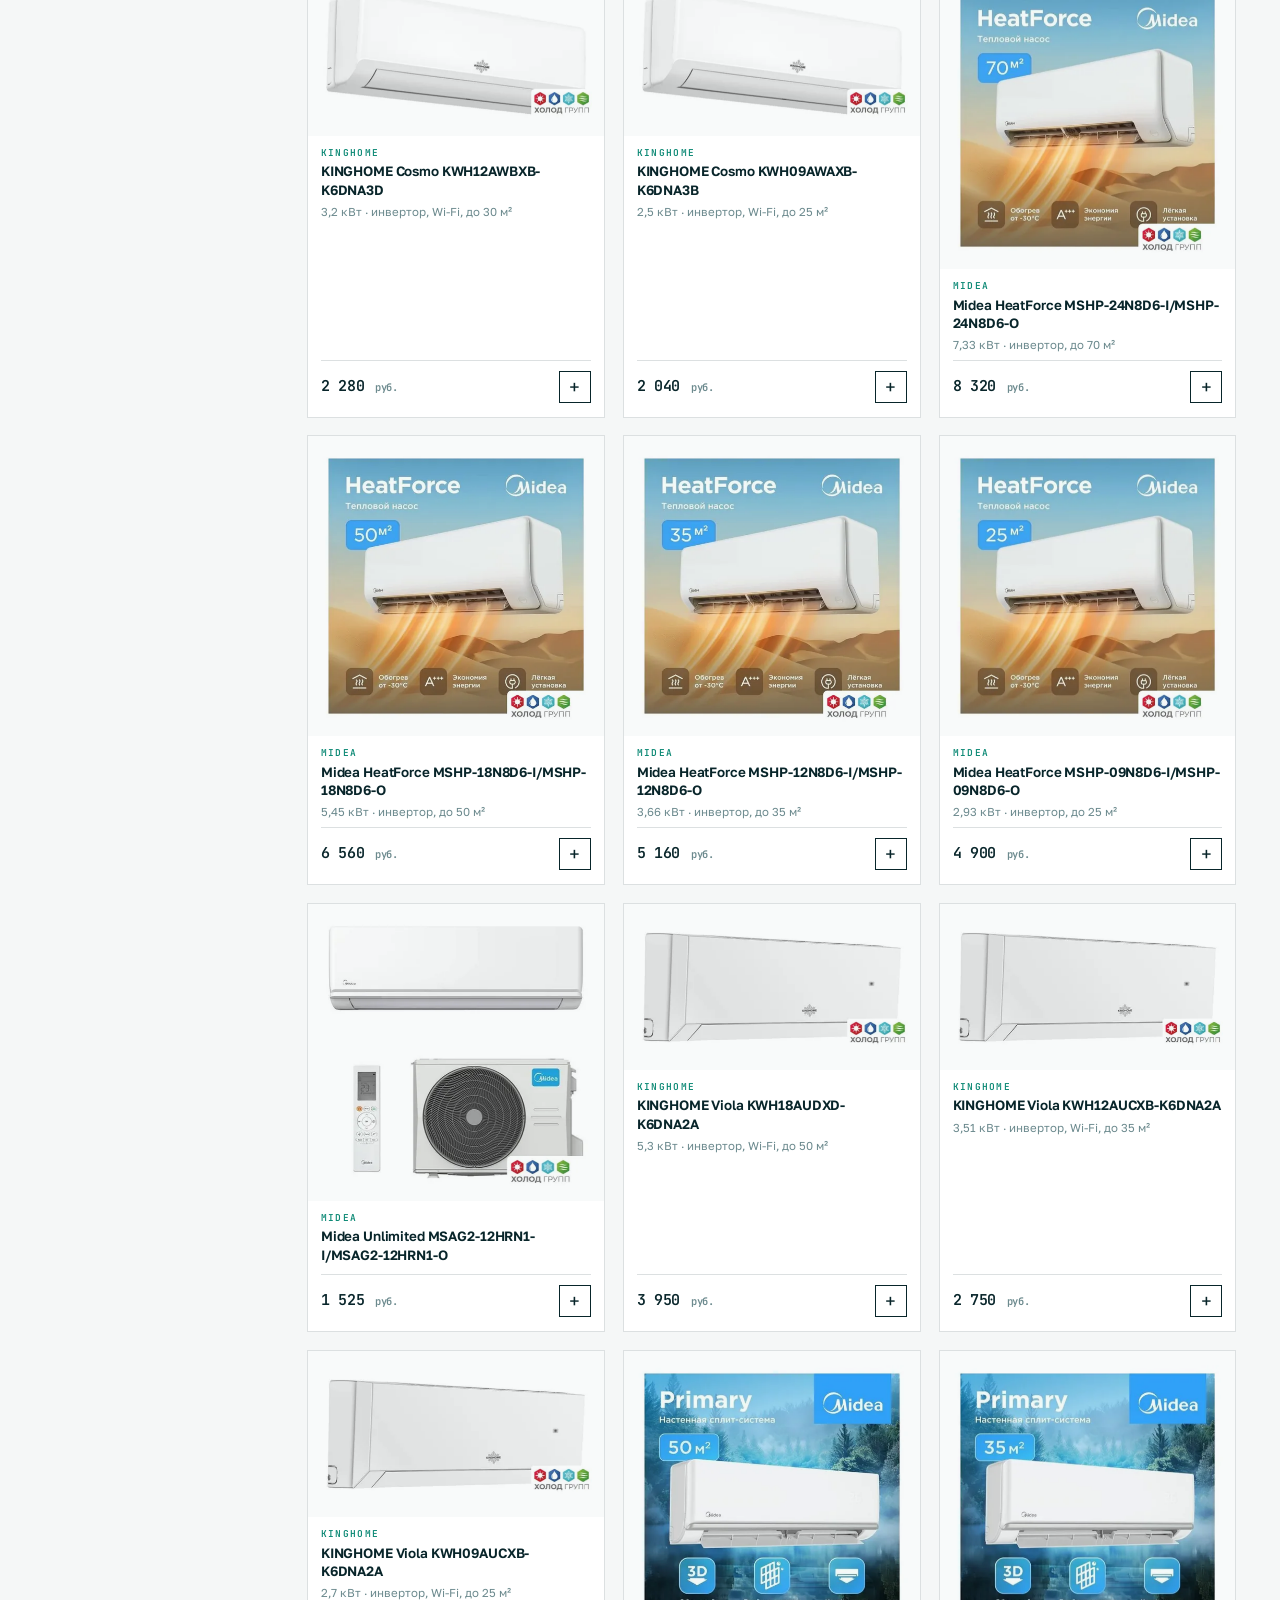
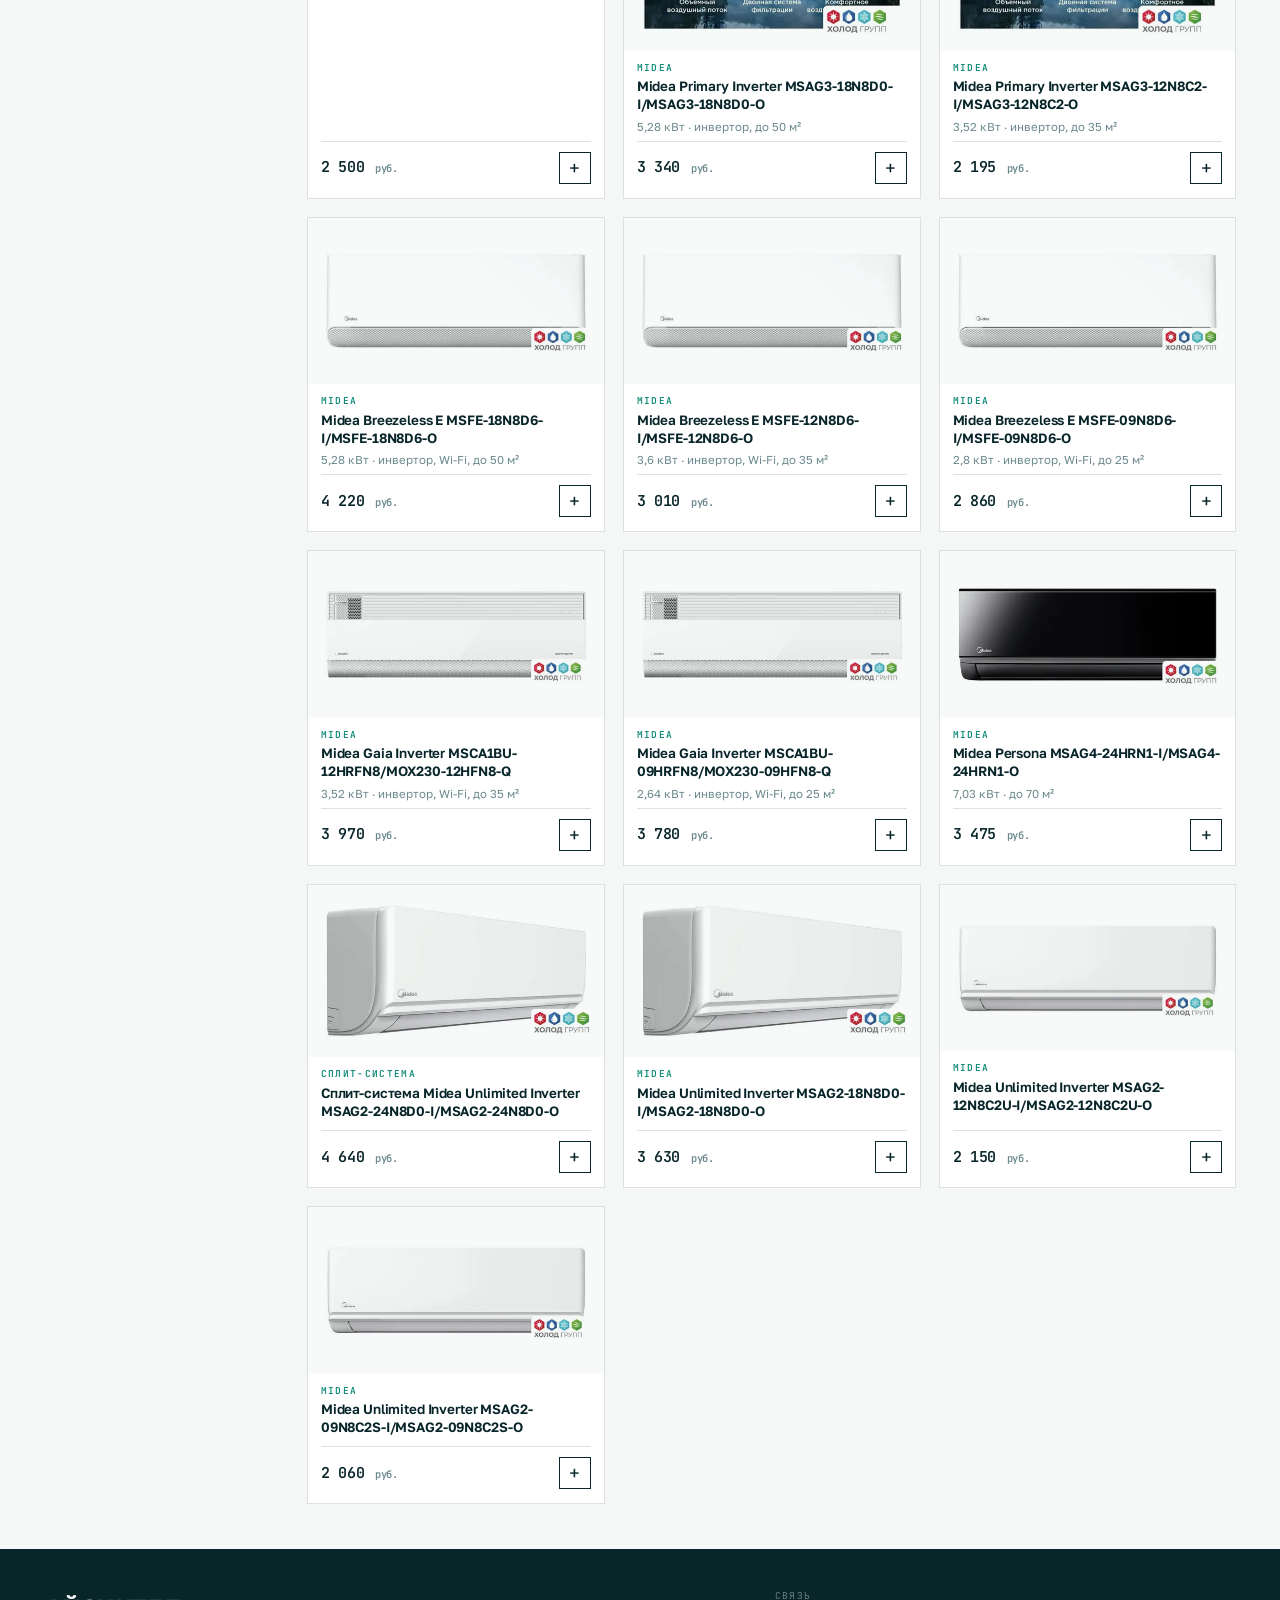
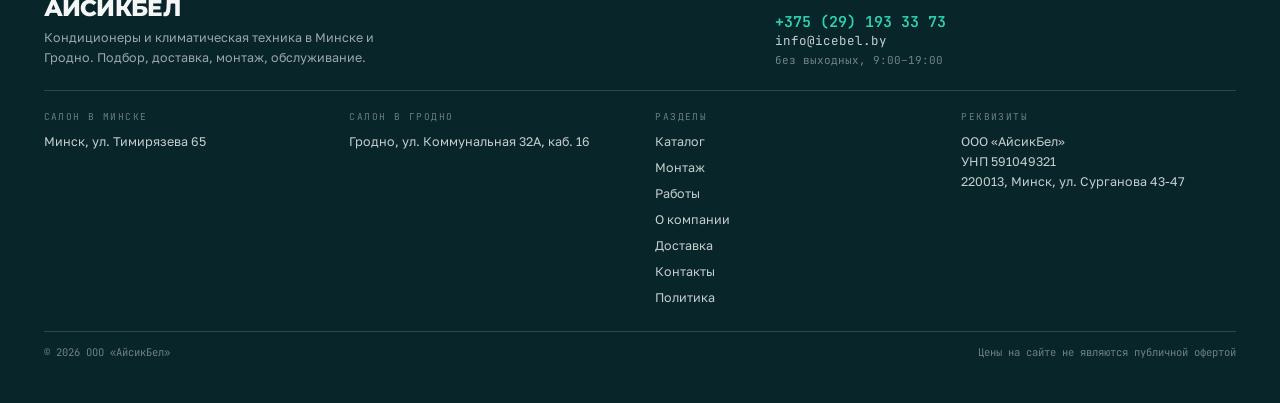
<file: catalog.html>
<!DOCTYPE html>
<html lang="ru">
<head>
<meta charset="utf-8">
<meta name="viewport" content="width=device-width, initial-scale=1">
<title>Каталог кондиционеров — 100 моделей с ценами | АйсикБел</title>
<meta name="description" content="Каталог кондиционеров с ценами и фильтрами: бренд, площадь, инвертор, Wi-Fi. Electrolux, Daikin, Midea, Chigo, KINGHOME. Монтаж в Минске и Гродно.">
<link rel="canonical" href="https://romjjjke.github.io/icebel/catalog.html">
<meta property="og:type" content="website">
<meta property="og:title" content="Каталог кондиционеров — 100 моделей с ценами | АйсикБел">
<meta property="og:description" content="Каталог кондиционеров с ценами и фильтрами: бренд, площадь, инвертор, Wi-Fi. Electrolux, Daikin, Midea, Chigo, KINGHOME. Монтаж в Минске и Гродно.">
<meta property="og:image" content="https://romjjjke.github.io/icebel/assets/img/hero.webp">
<meta name="theme-color" content="#08252A">
<link rel="icon" href="favicon.svg" type="image/svg+xml">
<style>[hidden]{display:none!important}*{box-sizing:border-box}
html{-webkit-text-size-adjust:100%;scroll-behavior:smooth;overflow-x:clip}
body{margin:0;background:#F5F7F7;color:#08252A;font:400 16.5px/1.62 "Golos Text",Arial,sans-serif;overflow-x:clip}
img{display:block;max-width:100%;height:auto}
a{color:inherit;text-decoration:none}
h1,h2,h3,p,ul,ol,figure,dl,dd{margin:0}
ul,ol{padding:0;list-style:none}
button{font:inherit;color:inherit;cursor:pointer;border:0;background:none}
.wrap{padding-inline:clamp(16px,3.4vw,54px);max-width:1480px;margin:0 auto}
.hd{position:fixed;top:0;left:0;right:0;z-index:80;background:rgba(8,37,42,.9);backdrop-filter:blur(14px);transition:background .25s}
.hd--solid,.hd.is-stuck{background:rgba(8,37,42,.98);box-shadow:0 1px 0 rgba(255,255,255,.1)}
.hd__in{display:flex;align-items:center;gap:14px;padding:13px clamp(16px,3.4vw,54px)}
.logo{margin-right:auto;color:#F5F7F7;display:flex;align-items:center;gap:9px}
.logo b{font:800 16px/1 "Montserrat",Arial,sans-serif;letter-spacing:-.02em}
.logo i{display:block;font:400 9px/1.5 "JetBrains Mono",monospace;letter-spacing:.14em;text-transform:uppercase;font-style:normal;opacity:.6;margin-top:4px}
.logo__d{width:9px;height:9px;background:#2FD3B4;border-radius:50%;flex:0 0 9px}
.nav{display:flex;gap:clamp(10px,1.5vw,22px)}
.nav a{color:rgba(245,247,247,.86);font:400 13px/1 "Golos Text",sans-serif;padding:7px 0;border-bottom:2px solid transparent}
.nav a:hover,.nav a[aria-current]{color:#fff;border-color:#2FD3B4}
.hd__tel{color:#2FD3B4;font:600 13px/1 "JetBrains Mono",monospace;white-space:nowrap}
.burger{display:none;width:42px;height:42px;border:1px solid rgba(245,247,247,.35);color:#F5F7F7;align-items:center;justify-content:center;flex-direction:column;gap:5px}
.burger span{display:block;width:18px;height:1.5px;background:currentColor}
.btn{display:inline-flex;align-items:center;justify-content:center;gap:8px;padding:14px 22px;background:#FF5C29;color:#fff;font:600 12px/1 "Golos Text",sans-serif;letter-spacing:.1em;text-transform:uppercase;transition:background .2s,color .2s}
.btn:hover{background:#08252A;color:#fff}
.btn--ghost{background:transparent;border:1px solid rgba(245,247,247,.45);color:#F5F7F7}
.btn--ghost:hover{background:#F5F7F7;color:#08252A}
.btn--dark{background:#08252A;color:#F5F7F7}
.btn--dark:hover{background:#FF5C29}
.drawer{position:fixed;inset:0;z-index:200;background:rgba(5,20,23,.7);display:flex;justify-content:flex-end;backdrop-filter:blur(3px)}
.drawer__in{width:min(400px,90vw);height:100%;background:#08252A;color:#F5F7F7;padding:20px;display:flex;flex-direction:column;gap:12px;overflow-y:auto}
.drawer__x{align-self:flex-end;width:40px;height:40px;border:1px solid rgba(245,247,247,.3);color:#F5F7F7;font:300 22px/1 "Golos Text",sans-serif}
.drawer__nav{display:grid;margin-top:6px}
.drawer__nav a{padding:13px 0;border-bottom:1px solid rgba(245,247,247,.14);font:700 19px/1.15 "Montserrat",Arial,sans-serif}
.drawer__foot{margin-top:auto;font:400 11px/1.6 "JetBrains Mono",monospace;color:rgba(245,247,247,.5)}
.mobar{display:none}
body.is-locked{overflow:hidden}
@media (max-width:1080px){.nav{display:none}.hd__tel{display:none}.burger{display:flex}}
@media (max-width:760px){.mobar{display:grid;grid-template-columns:1fr 1fr;gap:8px;position:fixed;left:0;right:0;bottom:0;z-index:120;padding:8px;background:rgba(8,37,42,.97)}
.mobar .btn{padding:15px 8px;font-size:11px}body{padding-bottom:64px}}
</style>
<link rel="preconnect" href="https://fonts.googleapis.com">
<link rel="preconnect" href="https://fonts.gstatic.com" crossorigin>
<link rel="stylesheet" href="https://fonts.googleapis.com/css2?family=Montserrat:wght@700;800&family=Golos+Text:wght@400;500;600&family=JetBrains+Mono:wght@400;600&display=swap">
<link rel="stylesheet" href="assets/css/style.v2.css">
<script type="application/ld+json">{"@context": "https://schema.org", "@type": "Store", "name": "АйсикБел — кондиционеры в Минске и Гродно", "description": "Продажа и монтаж кондиционеров: Electrolux, Daikin, Midea, Chigo, KINGHOME.", "url": "https://romjjjke.github.io/icebel/", "telephone": "+375 (29) 193 33 73", "email": "info@icebel.by", "address": {"@type": "PostalAddress", "streetAddress": "ул. Тимирязева 65", "addressLocality": "Минск", "addressCountry": "BY"}, "openingHours": "Mo-Su 09:00-19:00", "currenciesAccepted": "BYN", "priceRange": "1050–23391 BYN"}</script>
</head>
<body class="inner">
<header class="hd" id="hd"><div class="hd__in">
  <a class="logo" href="index.html"><span class="logo__d"></span><span><b>АЙСИКБЕЛ</b><i>климат · Минск · Гродно</i></span></a>
  <nav class="nav" aria-label="Разделы"><a href="catalog.html" aria-current="page">Каталог</a><a href="montazh.html">Монтаж</a><a href="raboty.html">Работы</a><a href="o-kompanii.html">О компании</a><a href="dostavka.html">Доставка</a><a href="kontakty.html">Контакты</a></nav>
  <a class="hd__tel" href="tel:+375291933373">+375 (29) 193 33 73</a>
  <button class="burger" id="burger" type="button" aria-expanded="false" aria-controls="drawer" aria-label="Открыть меню"><span></span><span></span><span></span></button>
</div></header>
<section class="ph"><div class="wrap">
  <p class="kick">Каталог</p><h1 class="ph__h">100 моделей<br>с ценами</h1><p class="ph__lead">Комплекты «внутренний + наружный блок». Цена без монтажа: стоимость установки считаем по адресу и длине трассы. Отметьте нужное плюсом — соберём заявку.</p>
</div></section>
<section class="cat"><div class="wrap cat__grid">
  <aside class="filters" id="filters">
    <div class="filters__b">
      <p class="filters__t">Бренд</p>
      <div class="chips" id="brandChips">
        <button class="chip is-on" data-b="all" type="button">Все</button>
        <button class="chip" data-b="Electrolux" type="button">Electrolux</button>
        <button class="chip" data-b="Daikin" type="button">Daikin</button>
        <button class="chip" data-b="Midea" type="button">Midea</button>
        <button class="chip" data-b="Chigo" type="button">Chigo</button>
        <button class="chip" data-b="KINGHOME" type="button">KINGHOME</button>
      </div>
    </div>
    <div class="filters__b">
      <p class="filters__t">Площадь комнаты</p>
      <div class="chips" id="areaChips">
        <button class="chip is-on" data-a="0" type="button">Любая</button>
        <button class="chip" data-a="25" type="button">до 25 м²</button>
        <button class="chip" data-a="35" type="button">до 35 м²</button>
        <button class="chip" data-a="50" type="button">до 50 м²</button>
        <button class="chip" data-a="70" type="button">до 70 м²</button>
      </div>
    </div>
    <div class="filters__b">
      <p class="filters__t">Особенности</p>
      <label class="sw"><input type="checkbox" id="f-inv"><span></span>Инвертор</label>
      <label class="sw"><input type="checkbox" id="f-wifi"><span></span>Wi-Fi управление</label>
    </div>
    <div class="filters__b">
      <p class="filters__t">Цена, руб.</p>
      <div class="filters__range"><input id="f-min" type="number" inputmode="numeric" value="1050" aria-label="Цена от"><span>—</span><input id="f-max" type="number" inputmode="numeric" value="23391" aria-label="Цена до"></div>
    </div>
    <button class="filters__reset" id="reset" type="button">Сбросить фильтры</button>
  </aside>
  <div class="cat__list">
    <div class="cat__bar">
      <p class="cat__count"><b id="found">100</b> моделей</p>
      <label class="cat__sortl">Сортировка
        <select id="sort">
          <option value="pop">по популярности</option>
          <option value="cheap">сначала дешёвые</option>
          <option value="exp">сначала дорогие</option>
          <option value="area">по площади</option>
        </select>
      </label>
      <button class="cat__filterbtn" id="filterOpen" type="button">Фильтры</button>
    </div>
    <div class="pcs" id="grid" aria-live="polite"></div>
    <p class="cat__empty" id="empty" hidden>Под эти условия ничего не нашлось. Сбросьте фильтры или позвоните — подберём вручную.</p>
  </div>
</div></section>
<div class="cart" id="cart" hidden>
  <div class="cart__in">
    <p class="cart__t">В заявке: <b id="cartN">0</b></p>
    <p class="cart__sum" id="cartSum">0 руб.</p>
    <button class="btn" id="cartSend" type="button">Отправить в WhatsApp</button>
    <button class="cart__x" id="cartClear" type="button" aria-label="Очистить заявку">×</button>
  </div>
</div>
<footer class="ft"><div class="wrap">
  <div class="ft__top">
    <div><p class="ft__b">АЙСИКБЕЛ</p><p class="ft__s">Кондиционеры и климатическая техника в Минске и Гродно. Подбор, доставка, монтаж, обслуживание.</p></div>
    <div class="ft__c"><p class="ft__l">Связь</p><a class="ft__tel" href="tel:+375291933373">+375 (29) 193 33 73</a><a class="ft__mail" href="mailto:info@icebel.by">info@icebel.by</a><p class="ft__h">без выходных, 9:00–19:00</p></div>
  </div>
  <div class="ft__grid">
    <div><p class="ft__l">Салон в Минске</p><p>Минск, ул. Тимирязева 65</p></div>
    <div><p class="ft__l">Салон в Гродно</p><p>Гродно, ул. Коммунальная 32А, каб. 16</p></div>
    <div><p class="ft__l">Разделы</p><ul><li><a href="catalog.html">Каталог</a></li><li><a href="montazh.html">Монтаж</a></li><li><a href="raboty.html">Работы</a></li><li><a href="o-kompanii.html">О компании</a></li><li><a href="dostavka.html">Доставка</a></li><li><a href="kontakty.html">Контакты</a></li><li><a href="politika.html">Политика</a></li></ul></div>
    <div><p class="ft__l">Реквизиты</p><p>ООО «АйсикБел»<br>УНП 591049321<br>220013, Минск, ул. Сурганова 43-47</p></div>
  </div>
  <div class="ft__bot"><span>© <span id="year">2026</span> ООО «АйсикБел»</span><span>Цены на сайте не являются публичной офертой</span></div>
</div></footer>
<div class="mobar"><a class="btn" href="tel:+375291933373">Позвонить</a><a class="btn btn--ghost" href="https://wa.me/375291933373">WhatsApp</a></div>
<div class="drawer" id="drawer" hidden><div class="drawer__in">
  <button class="drawer__x" id="drawer-x" type="button" aria-label="Закрыть меню">×</button>
  <nav class="drawer__nav" aria-label="Мобильное меню"><a href="catalog.html">Каталог</a><a href="montazh.html">Монтаж</a><a href="raboty.html">Работы</a><a href="o-kompanii.html">О компании</a><a href="dostavka.html">Доставка</a><a href="kontakty.html">Контакты</a><a href="politika.html">Политика</a></nav>
  <a class="btn" href="tel:+375291933373">+375 (29) 193 33 73</a>
  <a class="btn btn--ghost" href="https://wa.me/375291933373">WhatsApp</a>
  <p class="drawer__foot">Минск, ул. Тимирязева 65<br>Гродно, ул. Коммунальная 32А, каб. 16<br>без выходных, 9:00–19:00</p>
</div></div>
<script src="assets/js/main.v1.js" defer></script></body></html>
</file>
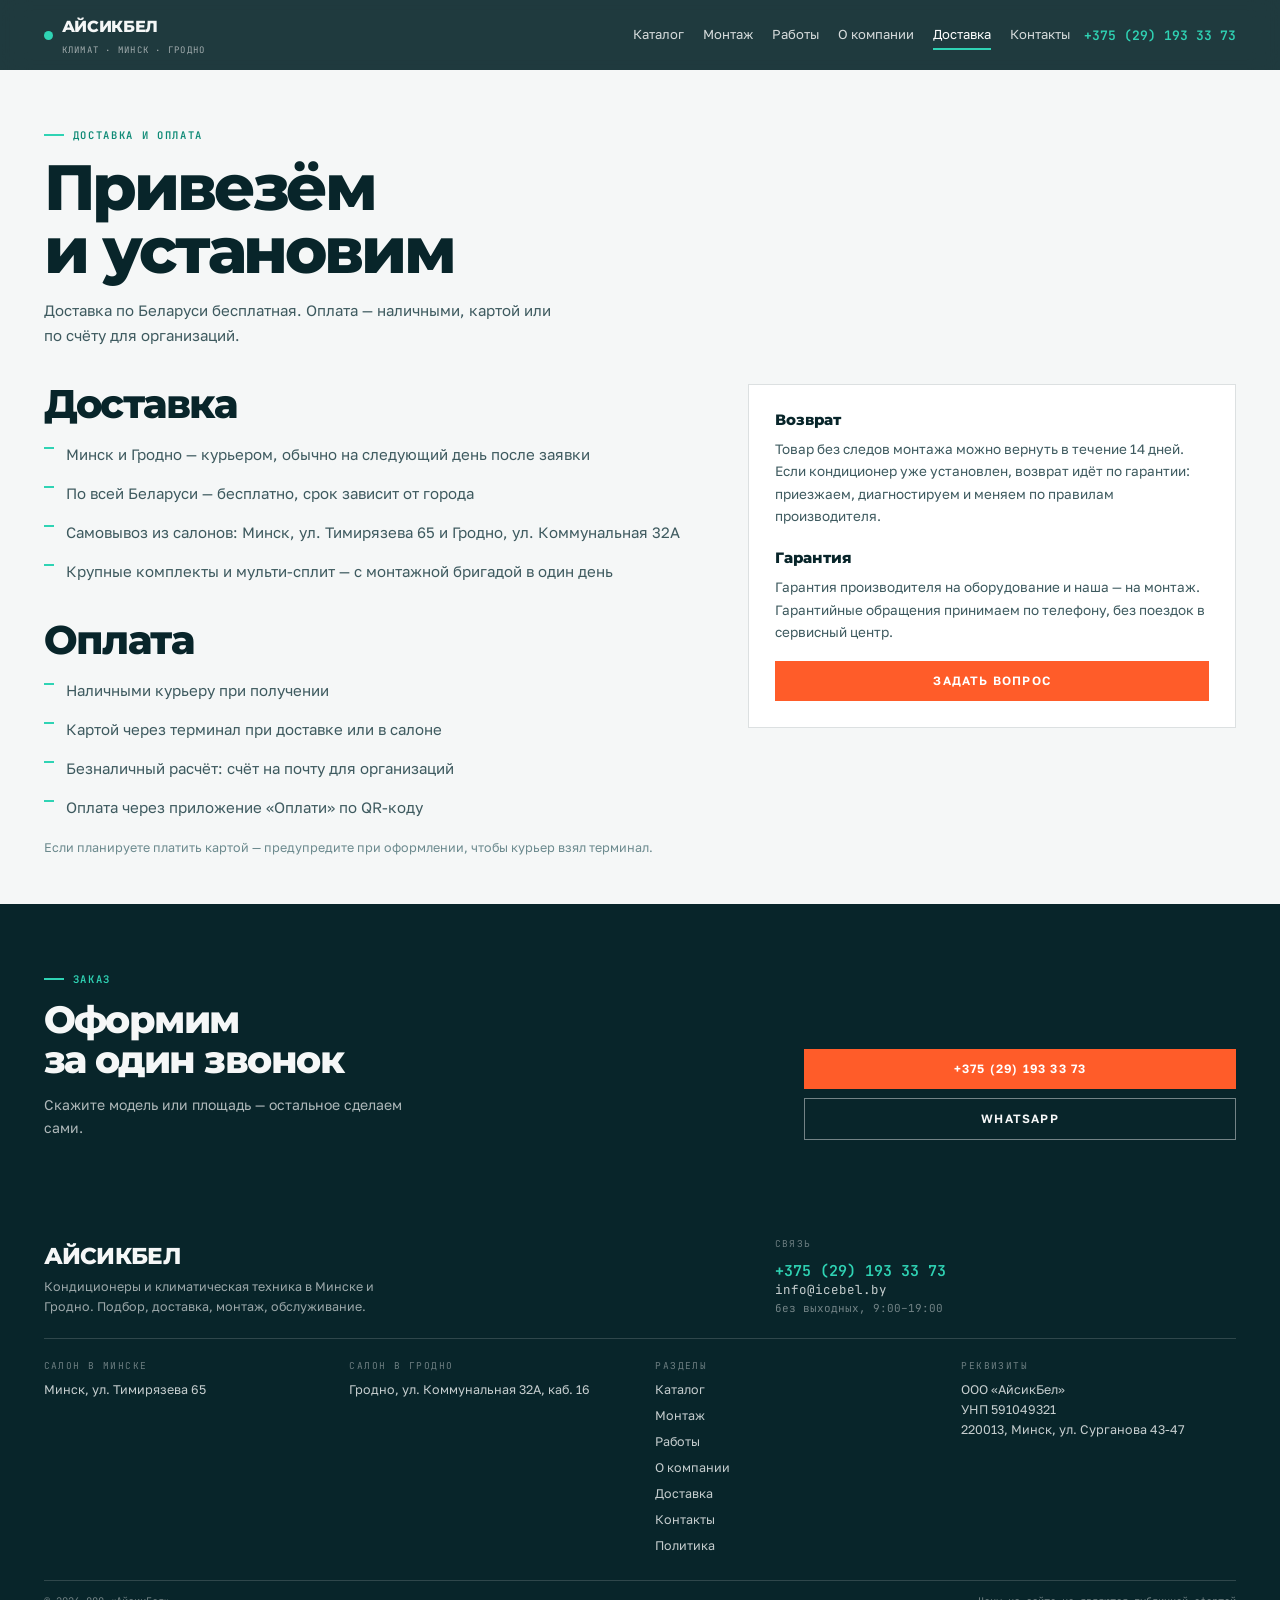
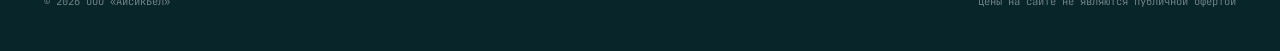
<file: dostavka.html>
<!DOCTYPE html>
<html lang="ru">
<head>
<meta charset="utf-8">
<meta name="viewport" content="width=device-width, initial-scale=1">
<title>Доставка и оплата — АйсикБел</title>
<meta name="description" content="Бесплатная доставка по Беларуси, оплата наличными, картой или по счёту. Возврат и гарантия на кондиционеры.">
<link rel="canonical" href="https://romjjjke.github.io/icebel/dostavka.html">
<meta property="og:type" content="website">
<meta property="og:title" content="Доставка и оплата — АйсикБел">
<meta property="og:description" content="Бесплатная доставка по Беларуси, оплата наличными, картой или по счёту. Возврат и гарантия на кондиционеры.">
<meta property="og:image" content="https://romjjjke.github.io/icebel/assets/img/hero.webp">
<meta name="theme-color" content="#08252A">
<link rel="icon" href="favicon.svg" type="image/svg+xml">
<style>[hidden]{display:none!important}*{box-sizing:border-box}
html{-webkit-text-size-adjust:100%;scroll-behavior:smooth;overflow-x:clip}
body{margin:0;background:#F5F7F7;color:#08252A;font:400 16.5px/1.62 "Golos Text",Arial,sans-serif;overflow-x:clip}
img{display:block;max-width:100%;height:auto}
a{color:inherit;text-decoration:none}
h1,h2,h3,p,ul,ol,figure,dl,dd{margin:0}
ul,ol{padding:0;list-style:none}
button{font:inherit;color:inherit;cursor:pointer;border:0;background:none}
.wrap{padding-inline:clamp(16px,3.4vw,54px);max-width:1480px;margin:0 auto}
.hd{position:fixed;top:0;left:0;right:0;z-index:80;background:rgba(8,37,42,.9);backdrop-filter:blur(14px);transition:background .25s}
.hd--solid,.hd.is-stuck{background:rgba(8,37,42,.98);box-shadow:0 1px 0 rgba(255,255,255,.1)}
.hd__in{display:flex;align-items:center;gap:14px;padding:13px clamp(16px,3.4vw,54px)}
.logo{margin-right:auto;color:#F5F7F7;display:flex;align-items:center;gap:9px}
.logo b{font:800 16px/1 "Montserrat",Arial,sans-serif;letter-spacing:-.02em}
.logo i{display:block;font:400 9px/1.5 "JetBrains Mono",monospace;letter-spacing:.14em;text-transform:uppercase;font-style:normal;opacity:.6;margin-top:4px}
.logo__d{width:9px;height:9px;background:#2FD3B4;border-radius:50%;flex:0 0 9px}
.nav{display:flex;gap:clamp(10px,1.5vw,22px)}
.nav a{color:rgba(245,247,247,.86);font:400 13px/1 "Golos Text",sans-serif;padding:7px 0;border-bottom:2px solid transparent}
.nav a:hover,.nav a[aria-current]{color:#fff;border-color:#2FD3B4}
.hd__tel{color:#2FD3B4;font:600 13px/1 "JetBrains Mono",monospace;white-space:nowrap}
.burger{display:none;width:42px;height:42px;border:1px solid rgba(245,247,247,.35);color:#F5F7F7;align-items:center;justify-content:center;flex-direction:column;gap:5px}
.burger span{display:block;width:18px;height:1.5px;background:currentColor}
.btn{display:inline-flex;align-items:center;justify-content:center;gap:8px;padding:14px 22px;background:#FF5C29;color:#fff;font:600 12px/1 "Golos Text",sans-serif;letter-spacing:.1em;text-transform:uppercase;transition:background .2s,color .2s}
.btn:hover{background:#08252A;color:#fff}
.btn--ghost{background:transparent;border:1px solid rgba(245,247,247,.45);color:#F5F7F7}
.btn--ghost:hover{background:#F5F7F7;color:#08252A}
.btn--dark{background:#08252A;color:#F5F7F7}
.btn--dark:hover{background:#FF5C29}
.drawer{position:fixed;inset:0;z-index:200;background:rgba(5,20,23,.7);display:flex;justify-content:flex-end;backdrop-filter:blur(3px)}
.drawer__in{width:min(400px,90vw);height:100%;background:#08252A;color:#F5F7F7;padding:20px;display:flex;flex-direction:column;gap:12px;overflow-y:auto}
.drawer__x{align-self:flex-end;width:40px;height:40px;border:1px solid rgba(245,247,247,.3);color:#F5F7F7;font:300 22px/1 "Golos Text",sans-serif}
.drawer__nav{display:grid;margin-top:6px}
.drawer__nav a{padding:13px 0;border-bottom:1px solid rgba(245,247,247,.14);font:700 19px/1.15 "Montserrat",Arial,sans-serif}
.drawer__foot{margin-top:auto;font:400 11px/1.6 "JetBrains Mono",monospace;color:rgba(245,247,247,.5)}
.mobar{display:none}
body.is-locked{overflow:hidden}
@media (max-width:1080px){.nav{display:none}.hd__tel{display:none}.burger{display:flex}}
@media (max-width:760px){.mobar{display:grid;grid-template-columns:1fr 1fr;gap:8px;position:fixed;left:0;right:0;bottom:0;z-index:120;padding:8px;background:rgba(8,37,42,.97)}
.mobar .btn{padding:15px 8px;font-size:11px}body{padding-bottom:64px}}
</style>
<link rel="preconnect" href="https://fonts.googleapis.com">
<link rel="preconnect" href="https://fonts.gstatic.com" crossorigin>
<link rel="stylesheet" href="https://fonts.googleapis.com/css2?family=Montserrat:wght@700;800&family=Golos+Text:wght@400;500;600&family=JetBrains+Mono:wght@400;600&display=swap">
<link rel="stylesheet" href="assets/css/style.v2.css">
<script type="application/ld+json">{"@context": "https://schema.org", "@type": "Store", "name": "АйсикБел — кондиционеры в Минске и Гродно", "description": "Продажа и монтаж кондиционеров: Electrolux, Daikin, Midea, Chigo, KINGHOME.", "url": "https://romjjjke.github.io/icebel/", "telephone": "+375 (29) 193 33 73", "email": "info@icebel.by", "address": {"@type": "PostalAddress", "streetAddress": "ул. Тимирязева 65", "addressLocality": "Минск", "addressCountry": "BY"}, "openingHours": "Mo-Su 09:00-19:00", "currenciesAccepted": "BYN", "priceRange": "1050–23391 BYN"}</script>
</head>
<body class="inner">
<header class="hd" id="hd"><div class="hd__in">
  <a class="logo" href="index.html"><span class="logo__d"></span><span><b>АЙСИКБЕЛ</b><i>климат · Минск · Гродно</i></span></a>
  <nav class="nav" aria-label="Разделы"><a href="catalog.html">Каталог</a><a href="montazh.html">Монтаж</a><a href="raboty.html">Работы</a><a href="o-kompanii.html">О компании</a><a href="dostavka.html" aria-current="page">Доставка</a><a href="kontakty.html">Контакты</a></nav>
  <a class="hd__tel" href="tel:+375291933373">+375 (29) 193 33 73</a>
  <button class="burger" id="burger" type="button" aria-expanded="false" aria-controls="drawer" aria-label="Открыть меню"><span></span><span></span><span></span></button>
</div></header>
<section class="ph"><div class="wrap">
  <p class="kick">Доставка и оплата</p><h1 class="ph__h">Привезём<br>и установим</h1><p class="ph__lead">Доставка по Беларуси бесплатная. Оплата — наличными, картой или по счёту для организаций.</p>
</div></section>
<section class="del"><div class="wrap del__grid">
  <div>
    <h2 class="h2">Доставка</h2>
    <ul class="ul ul--big">
      <li>Минск и Гродно — курьером, обычно на следующий день после заявки</li>
      <li>По всей Беларуси — бесплатно, срок зависит от города</li>
      <li>Самовывоз из салонов: Минск, ул. Тимирязева 65 и Гродно, ул. Коммунальная 32А</li>
      <li>Крупные комплекты и мульти-сплит — с монтажной бригадой в один день</li>
    </ul>
    <h2 class="h2" style="margin-top:34px">Оплата</h2>
    <ul class="ul ul--big">
      <li>Наличными курьеру при получении</li>
      <li>Картой через терминал при доставке или в салоне</li>
      <li>Безналичный расчёт: счёт на почту для организаций</li>
      <li>Оплата через приложение «Оплати» по QR-коду</li>
    </ul>
    <p class="del__fine">Если планируете платить картой — предупредите при оформлении, чтобы курьер взял терминал.</p>
  </div>
  <div class="del__card">
    <p class="del__t">Возврат</p>
    <p class="del__p">Товар без следов монтажа можно вернуть в течение 14 дней. Если кондиционер уже установлен, возврат идёт по гарантии: приезжаем, диагностируем и меняем по правилам производителя.</p>
    <p class="del__t" style="margin-top:22px">Гарантия</p>
    <p class="del__p">Гарантия производителя на оборудование и наша — на монтаж. Гарантийные обращения принимаем по телефону, без поездок в сервисный центр.</p>
    <a class="btn" href="tel:+375291933373">Задать вопрос</a>
  </div>
</div></section>
<section class="end"><div class="wrap end__in"><div><p class="kick kick--w">Заказ</p><h2 class="end__h">Оформим<br>за один звонок</h2><p class="end__p">Скажите модель или площадь — остальное сделаем сами.</p></div>
<div class="end__cta"><a class="btn" href="tel:+375291933373">+375 (29) 193 33 73</a><a class="btn btn--ghost" href="https://wa.me/375291933373">WhatsApp</a></div></div></section>
<footer class="ft"><div class="wrap">
  <div class="ft__top">
    <div><p class="ft__b">АЙСИКБЕЛ</p><p class="ft__s">Кондиционеры и климатическая техника в Минске и Гродно. Подбор, доставка, монтаж, обслуживание.</p></div>
    <div class="ft__c"><p class="ft__l">Связь</p><a class="ft__tel" href="tel:+375291933373">+375 (29) 193 33 73</a><a class="ft__mail" href="mailto:info@icebel.by">info@icebel.by</a><p class="ft__h">без выходных, 9:00–19:00</p></div>
  </div>
  <div class="ft__grid">
    <div><p class="ft__l">Салон в Минске</p><p>Минск, ул. Тимирязева 65</p></div>
    <div><p class="ft__l">Салон в Гродно</p><p>Гродно, ул. Коммунальная 32А, каб. 16</p></div>
    <div><p class="ft__l">Разделы</p><ul><li><a href="catalog.html">Каталог</a></li><li><a href="montazh.html">Монтаж</a></li><li><a href="raboty.html">Работы</a></li><li><a href="o-kompanii.html">О компании</a></li><li><a href="dostavka.html">Доставка</a></li><li><a href="kontakty.html">Контакты</a></li><li><a href="politika.html">Политика</a></li></ul></div>
    <div><p class="ft__l">Реквизиты</p><p>ООО «АйсикБел»<br>УНП 591049321<br>220013, Минск, ул. Сурганова 43-47</p></div>
  </div>
  <div class="ft__bot"><span>© <span id="year">2026</span> ООО «АйсикБел»</span><span>Цены на сайте не являются публичной офертой</span></div>
</div></footer>
<div class="mobar"><a class="btn" href="tel:+375291933373">Позвонить</a><a class="btn btn--ghost" href="https://wa.me/375291933373">WhatsApp</a></div>
<div class="drawer" id="drawer" hidden><div class="drawer__in">
  <button class="drawer__x" id="drawer-x" type="button" aria-label="Закрыть меню">×</button>
  <nav class="drawer__nav" aria-label="Мобильное меню"><a href="catalog.html">Каталог</a><a href="montazh.html">Монтаж</a><a href="raboty.html">Работы</a><a href="o-kompanii.html">О компании</a><a href="dostavka.html">Доставка</a><a href="kontakty.html">Контакты</a><a href="politika.html">Политика</a></nav>
  <a class="btn" href="tel:+375291933373">+375 (29) 193 33 73</a>
  <a class="btn btn--ghost" href="https://wa.me/375291933373">WhatsApp</a>
  <p class="drawer__foot">Минск, ул. Тимирязева 65<br>Гродно, ул. Коммунальная 32А, каб. 16<br>без выходных, 9:00–19:00</p>
</div></div>
<script src="assets/js/main.v1.js" defer></script></body></html>
</file>
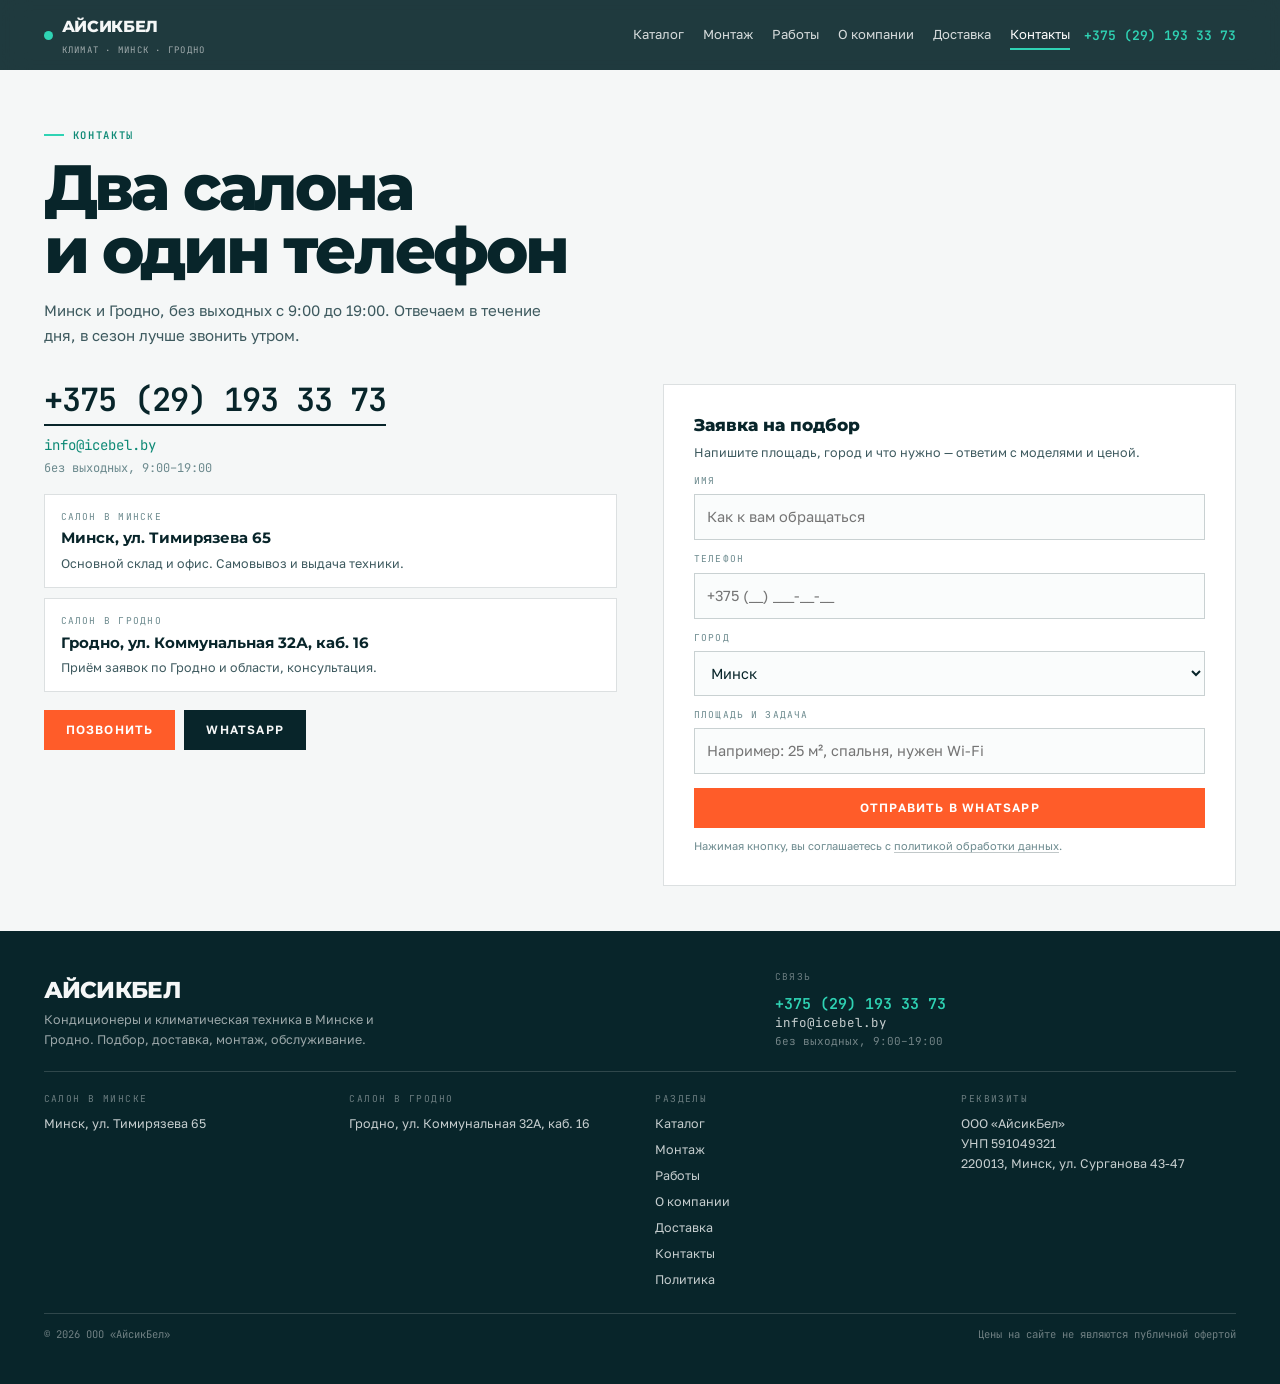
<file: kontakty.html>
<!DOCTYPE html>
<html lang="ru">
<head>
<meta charset="utf-8">
<meta name="viewport" content="width=device-width, initial-scale=1">
<title>Контакты — Минск и Гродно | АйсикБел</title>
<meta name="description" content="Телефон +375 (29) 193 33 73, info@icebel.by. Салоны в Минске (ул. Тимирязева 65) и Гродно (ул. Коммунальная 32А). Без выходных 9:00–19:00.">
<link rel="canonical" href="https://romjjjke.github.io/icebel/kontakty.html">
<meta property="og:type" content="website">
<meta property="og:title" content="Контакты — Минск и Гродно | АйсикБел">
<meta property="og:description" content="Телефон +375 (29) 193 33 73, info@icebel.by. Салоны в Минске (ул. Тимирязева 65) и Гродно (ул. Коммунальная 32А). Без выходных 9:00–19:00.">
<meta property="og:image" content="https://romjjjke.github.io/icebel/assets/img/hero.webp">
<meta name="theme-color" content="#08252A">
<link rel="icon" href="favicon.svg" type="image/svg+xml">
<style>[hidden]{display:none!important}*{box-sizing:border-box}
html{-webkit-text-size-adjust:100%;scroll-behavior:smooth;overflow-x:clip}
body{margin:0;background:#F5F7F7;color:#08252A;font:400 16.5px/1.62 "Golos Text",Arial,sans-serif;overflow-x:clip}
img{display:block;max-width:100%;height:auto}
a{color:inherit;text-decoration:none}
h1,h2,h3,p,ul,ol,figure,dl,dd{margin:0}
ul,ol{padding:0;list-style:none}
button{font:inherit;color:inherit;cursor:pointer;border:0;background:none}
.wrap{padding-inline:clamp(16px,3.4vw,54px);max-width:1480px;margin:0 auto}
.hd{position:fixed;top:0;left:0;right:0;z-index:80;background:rgba(8,37,42,.9);backdrop-filter:blur(14px);transition:background .25s}
.hd--solid,.hd.is-stuck{background:rgba(8,37,42,.98);box-shadow:0 1px 0 rgba(255,255,255,.1)}
.hd__in{display:flex;align-items:center;gap:14px;padding:13px clamp(16px,3.4vw,54px)}
.logo{margin-right:auto;color:#F5F7F7;display:flex;align-items:center;gap:9px}
.logo b{font:800 16px/1 "Montserrat",Arial,sans-serif;letter-spacing:-.02em}
.logo i{display:block;font:400 9px/1.5 "JetBrains Mono",monospace;letter-spacing:.14em;text-transform:uppercase;font-style:normal;opacity:.6;margin-top:4px}
.logo__d{width:9px;height:9px;background:#2FD3B4;border-radius:50%;flex:0 0 9px}
.nav{display:flex;gap:clamp(10px,1.5vw,22px)}
.nav a{color:rgba(245,247,247,.86);font:400 13px/1 "Golos Text",sans-serif;padding:7px 0;border-bottom:2px solid transparent}
.nav a:hover,.nav a[aria-current]{color:#fff;border-color:#2FD3B4}
.hd__tel{color:#2FD3B4;font:600 13px/1 "JetBrains Mono",monospace;white-space:nowrap}
.burger{display:none;width:42px;height:42px;border:1px solid rgba(245,247,247,.35);color:#F5F7F7;align-items:center;justify-content:center;flex-direction:column;gap:5px}
.burger span{display:block;width:18px;height:1.5px;background:currentColor}
.btn{display:inline-flex;align-items:center;justify-content:center;gap:8px;padding:14px 22px;background:#FF5C29;color:#fff;font:600 12px/1 "Golos Text",sans-serif;letter-spacing:.1em;text-transform:uppercase;transition:background .2s,color .2s}
.btn:hover{background:#08252A;color:#fff}
.btn--ghost{background:transparent;border:1px solid rgba(245,247,247,.45);color:#F5F7F7}
.btn--ghost:hover{background:#F5F7F7;color:#08252A}
.btn--dark{background:#08252A;color:#F5F7F7}
.btn--dark:hover{background:#FF5C29}
.drawer{position:fixed;inset:0;z-index:200;background:rgba(5,20,23,.7);display:flex;justify-content:flex-end;backdrop-filter:blur(3px)}
.drawer__in{width:min(400px,90vw);height:100%;background:#08252A;color:#F5F7F7;padding:20px;display:flex;flex-direction:column;gap:12px;overflow-y:auto}
.drawer__x{align-self:flex-end;width:40px;height:40px;border:1px solid rgba(245,247,247,.3);color:#F5F7F7;font:300 22px/1 "Golos Text",sans-serif}
.drawer__nav{display:grid;margin-top:6px}
.drawer__nav a{padding:13px 0;border-bottom:1px solid rgba(245,247,247,.14);font:700 19px/1.15 "Montserrat",Arial,sans-serif}
.drawer__foot{margin-top:auto;font:400 11px/1.6 "JetBrains Mono",monospace;color:rgba(245,247,247,.5)}
.mobar{display:none}
body.is-locked{overflow:hidden}
@media (max-width:1080px){.nav{display:none}.hd__tel{display:none}.burger{display:flex}}
@media (max-width:760px){.mobar{display:grid;grid-template-columns:1fr 1fr;gap:8px;position:fixed;left:0;right:0;bottom:0;z-index:120;padding:8px;background:rgba(8,37,42,.97)}
.mobar .btn{padding:15px 8px;font-size:11px}body{padding-bottom:64px}}
</style>
<link rel="preconnect" href="https://fonts.googleapis.com">
<link rel="preconnect" href="https://fonts.gstatic.com" crossorigin>
<link rel="stylesheet" href="https://fonts.googleapis.com/css2?family=Montserrat:wght@700;800&family=Golos+Text:wght@400;500;600&family=JetBrains+Mono:wght@400;600&display=swap">
<link rel="stylesheet" href="assets/css/style.v2.css">
<script type="application/ld+json">{"@context": "https://schema.org", "@type": "Store", "name": "АйсикБел — кондиционеры в Минске и Гродно", "description": "Продажа и монтаж кондиционеров: Electrolux, Daikin, Midea, Chigo, KINGHOME.", "url": "https://romjjjke.github.io/icebel/", "telephone": "+375 (29) 193 33 73", "email": "info@icebel.by", "address": {"@type": "PostalAddress", "streetAddress": "ул. Тимирязева 65", "addressLocality": "Минск", "addressCountry": "BY"}, "openingHours": "Mo-Su 09:00-19:00", "currenciesAccepted": "BYN", "priceRange": "1050–23391 BYN"}</script>
</head>
<body class="inner">
<header class="hd" id="hd"><div class="hd__in">
  <a class="logo" href="index.html"><span class="logo__d"></span><span><b>АЙСИКБЕЛ</b><i>климат · Минск · Гродно</i></span></a>
  <nav class="nav" aria-label="Разделы"><a href="catalog.html">Каталог</a><a href="montazh.html">Монтаж</a><a href="raboty.html">Работы</a><a href="o-kompanii.html">О компании</a><a href="dostavka.html">Доставка</a><a href="kontakty.html" aria-current="page">Контакты</a></nav>
  <a class="hd__tel" href="tel:+375291933373">+375 (29) 193 33 73</a>
  <button class="burger" id="burger" type="button" aria-expanded="false" aria-controls="drawer" aria-label="Открыть меню"><span></span><span></span><span></span></button>
</div></header>
<section class="ph"><div class="wrap">
  <p class="kick">Контакты</p><h1 class="ph__h">Два салона<br>и один телефон</h1><p class="ph__lead">Минск и Гродно, без выходных с 9:00 до 19:00. Отвечаем в течение дня, в сезон лучше звонить утром.</p>
</div></section>
<section class="contact"><div class="wrap contact__grid">
  <div>
    <a class="contact__tel" href="tel:+375291933373">+375 (29) 193 33 73</a>
    <a class="contact__mail" href="mailto:info@icebel.by">info@icebel.by</a>
    <p class="contact__h">без выходных, 9:00–19:00</p>
    <div class="contact__cards">
      <div class="ccard"><p class="ccard__l">Салон в Минске</p><p class="ccard__a">Минск, ул. Тимирязева 65</p><p class="ccard__n">Основной склад и офис. Самовывоз и выдача техники.</p></div>
      <div class="ccard"><p class="ccard__l">Салон в Гродно</p><p class="ccard__a">Гродно, ул. Коммунальная 32А, каб. 16</p><p class="ccard__n">Приём заявок по Гродно и области, консультация.</p></div>
    </div>
    <div class="contact__act"><a class="btn" href="tel:+375291933373">Позвонить</a><a class="btn btn--dark" href="https://wa.me/375291933373">WhatsApp</a></div>
  </div>
  <form class="form" id="lead-form" novalidate>
    <p class="form__t">Заявка на подбор</p>
    <p class="form__n">Напишите площадь, город и что нужно — ответим с моделями и ценой.</p>
    <div class="form__row"><label for="f-name">Имя</label><input id="f-name" type="text" autocomplete="name" placeholder="Как к вам обращаться"></div>
    <div class="form__row"><label for="f-phone">Телефон</label><input id="f-phone" type="tel" autocomplete="tel" placeholder="+375 (__) ___-__-__"></div>
    <div class="form__row"><label for="f-city">Город</label><select id="f-city"><option>Минск</option><option>Гродно</option><option>Другой город</option></select></div>
    <div class="form__row"><label for="f-note">Площадь и задача</label><input id="f-note" type="text" placeholder="Например: 25 м², спальня, нужен Wi-Fi"></div>
    <button class="btn" type="submit">Отправить в WhatsApp</button>
    <p class="form__fine">Нажимая кнопку, вы соглашаетесь с <a href="politika.html">политикой обработки данных</a>.</p>
    <div class="form__ok" id="form-ok"></div>
  </form>
</div></section>
<footer class="ft"><div class="wrap">
  <div class="ft__top">
    <div><p class="ft__b">АЙСИКБЕЛ</p><p class="ft__s">Кондиционеры и климатическая техника в Минске и Гродно. Подбор, доставка, монтаж, обслуживание.</p></div>
    <div class="ft__c"><p class="ft__l">Связь</p><a class="ft__tel" href="tel:+375291933373">+375 (29) 193 33 73</a><a class="ft__mail" href="mailto:info@icebel.by">info@icebel.by</a><p class="ft__h">без выходных, 9:00–19:00</p></div>
  </div>
  <div class="ft__grid">
    <div><p class="ft__l">Салон в Минске</p><p>Минск, ул. Тимирязева 65</p></div>
    <div><p class="ft__l">Салон в Гродно</p><p>Гродно, ул. Коммунальная 32А, каб. 16</p></div>
    <div><p class="ft__l">Разделы</p><ul><li><a href="catalog.html">Каталог</a></li><li><a href="montazh.html">Монтаж</a></li><li><a href="raboty.html">Работы</a></li><li><a href="o-kompanii.html">О компании</a></li><li><a href="dostavka.html">Доставка</a></li><li><a href="kontakty.html">Контакты</a></li><li><a href="politika.html">Политика</a></li></ul></div>
    <div><p class="ft__l">Реквизиты</p><p>ООО «АйсикБел»<br>УНП 591049321<br>220013, Минск, ул. Сурганова 43-47</p></div>
  </div>
  <div class="ft__bot"><span>© <span id="year">2026</span> ООО «АйсикБел»</span><span>Цены на сайте не являются публичной офертой</span></div>
</div></footer>
<div class="mobar"><a class="btn" href="tel:+375291933373">Позвонить</a><a class="btn btn--ghost" href="https://wa.me/375291933373">WhatsApp</a></div>
<div class="drawer" id="drawer" hidden><div class="drawer__in">
  <button class="drawer__x" id="drawer-x" type="button" aria-label="Закрыть меню">×</button>
  <nav class="drawer__nav" aria-label="Мобильное меню"><a href="catalog.html">Каталог</a><a href="montazh.html">Монтаж</a><a href="raboty.html">Работы</a><a href="o-kompanii.html">О компании</a><a href="dostavka.html">Доставка</a><a href="kontakty.html">Контакты</a><a href="politika.html">Политика</a></nav>
  <a class="btn" href="tel:+375291933373">+375 (29) 193 33 73</a>
  <a class="btn btn--ghost" href="https://wa.me/375291933373">WhatsApp</a>
  <p class="drawer__foot">Минск, ул. Тимирязева 65<br>Гродно, ул. Коммунальная 32А, каб. 16<br>без выходных, 9:00–19:00</p>
</div></div>
<script src="assets/js/main.v1.js" defer></script></body></html>
</file>
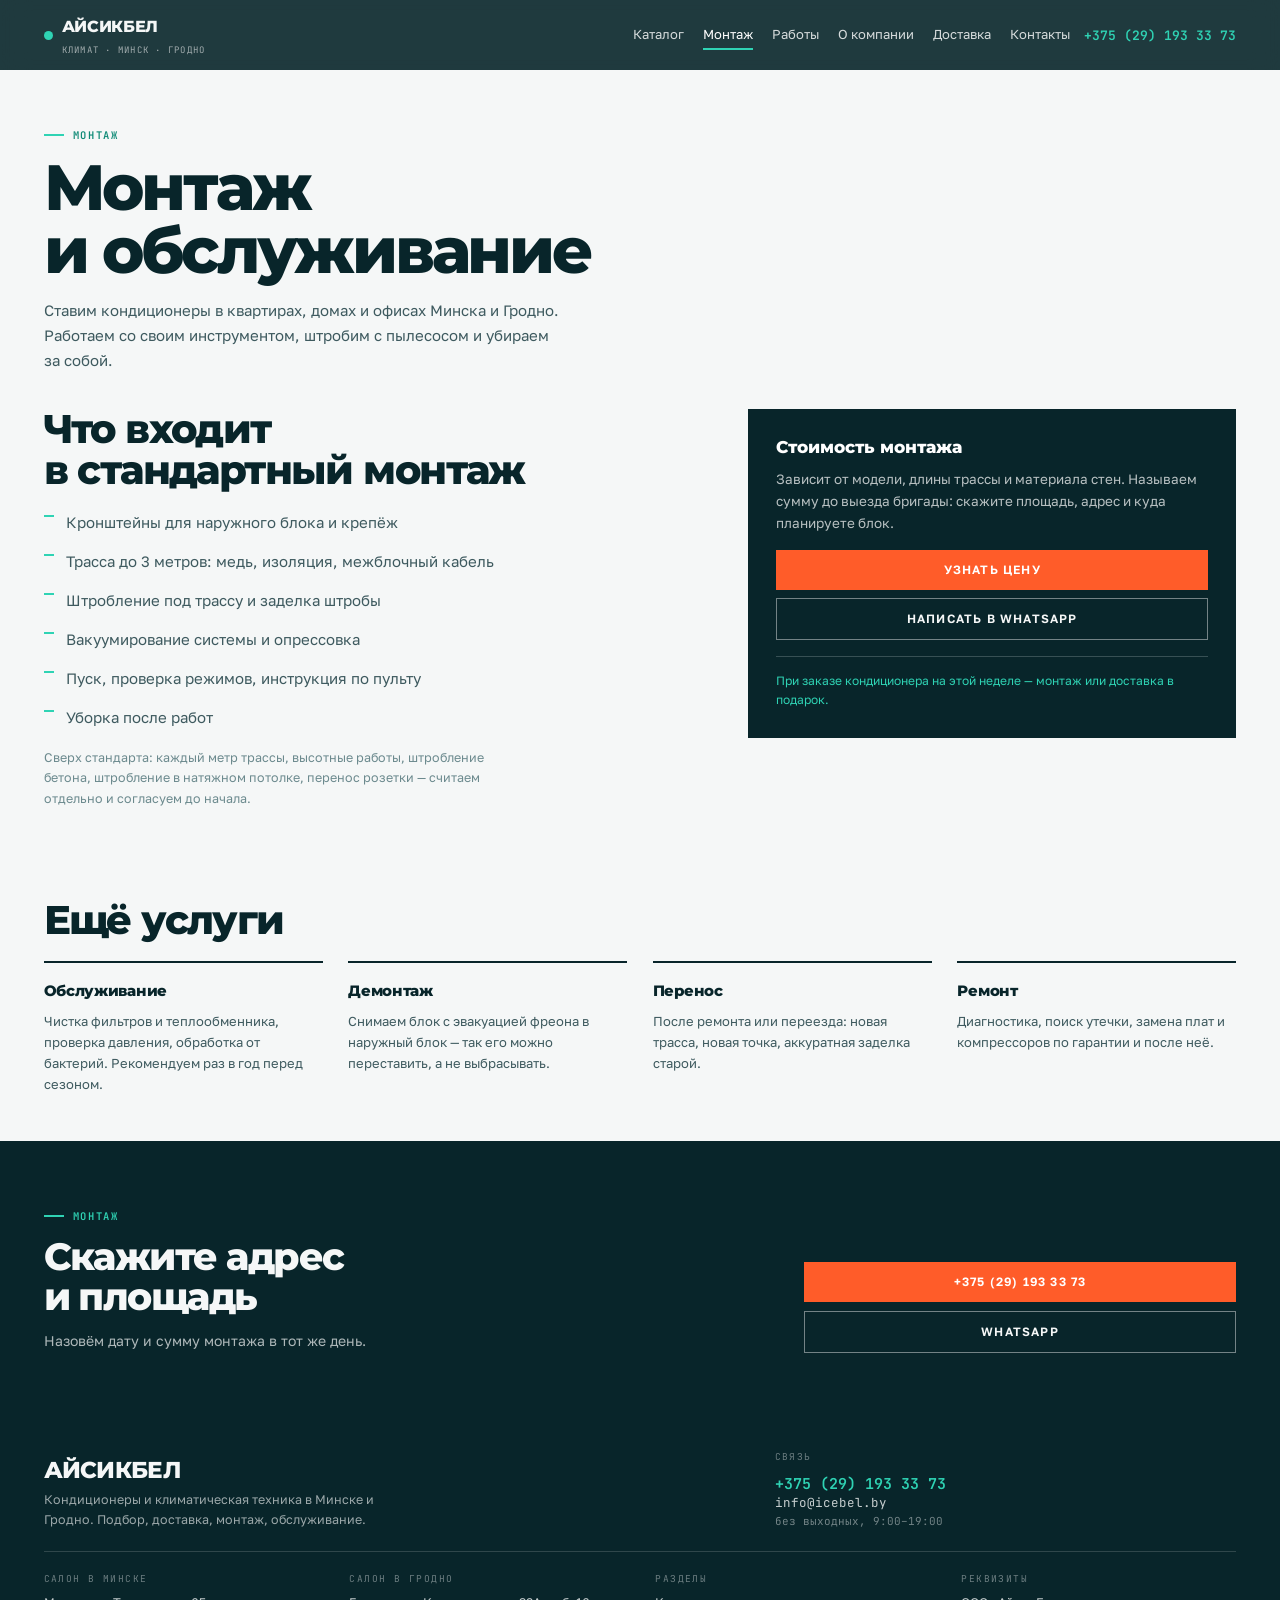
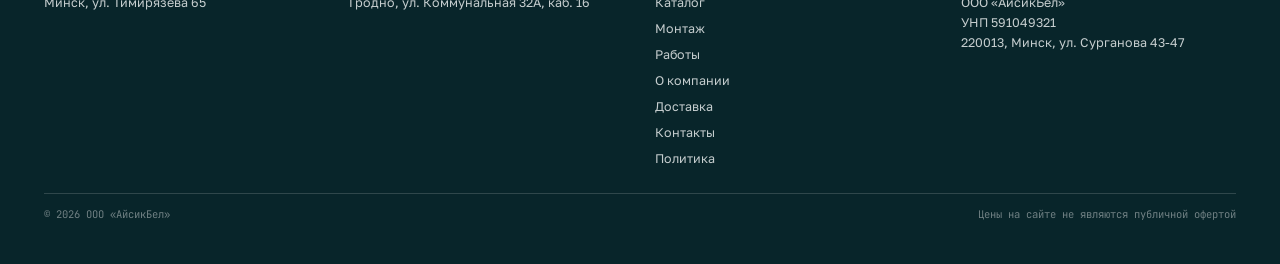
<file: montazh.html>
<!DOCTYPE html>
<html lang="ru">
<head>
<meta charset="utf-8">
<meta name="viewport" content="width=device-width, initial-scale=1">
<title>Монтаж кондиционеров в Минске и Гродно — что входит | АйсикБел</title>
<meta name="description" content="Монтаж и обслуживание кондиционеров: трасса до 3 м, штробление, вакуумирование, пуск. Демонтаж, перенос, ремонт. Минск и Гродно.">
<link rel="canonical" href="https://romjjjke.github.io/icebel/montazh.html">
<meta property="og:type" content="website">
<meta property="og:title" content="Монтаж кондиционеров в Минске и Гродно — что входит | АйсикБел">
<meta property="og:description" content="Монтаж и обслуживание кондиционеров: трасса до 3 м, штробление, вакуумирование, пуск. Демонтаж, перенос, ремонт. Минск и Гродно.">
<meta property="og:image" content="https://romjjjke.github.io/icebel/assets/img/hero.webp">
<meta name="theme-color" content="#08252A">
<link rel="icon" href="favicon.svg" type="image/svg+xml">
<style>[hidden]{display:none!important}*{box-sizing:border-box}
html{-webkit-text-size-adjust:100%;scroll-behavior:smooth;overflow-x:clip}
body{margin:0;background:#F5F7F7;color:#08252A;font:400 16.5px/1.62 "Golos Text",Arial,sans-serif;overflow-x:clip}
img{display:block;max-width:100%;height:auto}
a{color:inherit;text-decoration:none}
h1,h2,h3,p,ul,ol,figure,dl,dd{margin:0}
ul,ol{padding:0;list-style:none}
button{font:inherit;color:inherit;cursor:pointer;border:0;background:none}
.wrap{padding-inline:clamp(16px,3.4vw,54px);max-width:1480px;margin:0 auto}
.hd{position:fixed;top:0;left:0;right:0;z-index:80;background:rgba(8,37,42,.9);backdrop-filter:blur(14px);transition:background .25s}
.hd--solid,.hd.is-stuck{background:rgba(8,37,42,.98);box-shadow:0 1px 0 rgba(255,255,255,.1)}
.hd__in{display:flex;align-items:center;gap:14px;padding:13px clamp(16px,3.4vw,54px)}
.logo{margin-right:auto;color:#F5F7F7;display:flex;align-items:center;gap:9px}
.logo b{font:800 16px/1 "Montserrat",Arial,sans-serif;letter-spacing:-.02em}
.logo i{display:block;font:400 9px/1.5 "JetBrains Mono",monospace;letter-spacing:.14em;text-transform:uppercase;font-style:normal;opacity:.6;margin-top:4px}
.logo__d{width:9px;height:9px;background:#2FD3B4;border-radius:50%;flex:0 0 9px}
.nav{display:flex;gap:clamp(10px,1.5vw,22px)}
.nav a{color:rgba(245,247,247,.86);font:400 13px/1 "Golos Text",sans-serif;padding:7px 0;border-bottom:2px solid transparent}
.nav a:hover,.nav a[aria-current]{color:#fff;border-color:#2FD3B4}
.hd__tel{color:#2FD3B4;font:600 13px/1 "JetBrains Mono",monospace;white-space:nowrap}
.burger{display:none;width:42px;height:42px;border:1px solid rgba(245,247,247,.35);color:#F5F7F7;align-items:center;justify-content:center;flex-direction:column;gap:5px}
.burger span{display:block;width:18px;height:1.5px;background:currentColor}
.btn{display:inline-flex;align-items:center;justify-content:center;gap:8px;padding:14px 22px;background:#FF5C29;color:#fff;font:600 12px/1 "Golos Text",sans-serif;letter-spacing:.1em;text-transform:uppercase;transition:background .2s,color .2s}
.btn:hover{background:#08252A;color:#fff}
.btn--ghost{background:transparent;border:1px solid rgba(245,247,247,.45);color:#F5F7F7}
.btn--ghost:hover{background:#F5F7F7;color:#08252A}
.btn--dark{background:#08252A;color:#F5F7F7}
.btn--dark:hover{background:#FF5C29}
.drawer{position:fixed;inset:0;z-index:200;background:rgba(5,20,23,.7);display:flex;justify-content:flex-end;backdrop-filter:blur(3px)}
.drawer__in{width:min(400px,90vw);height:100%;background:#08252A;color:#F5F7F7;padding:20px;display:flex;flex-direction:column;gap:12px;overflow-y:auto}
.drawer__x{align-self:flex-end;width:40px;height:40px;border:1px solid rgba(245,247,247,.3);color:#F5F7F7;font:300 22px/1 "Golos Text",sans-serif}
.drawer__nav{display:grid;margin-top:6px}
.drawer__nav a{padding:13px 0;border-bottom:1px solid rgba(245,247,247,.14);font:700 19px/1.15 "Montserrat",Arial,sans-serif}
.drawer__foot{margin-top:auto;font:400 11px/1.6 "JetBrains Mono",monospace;color:rgba(245,247,247,.5)}
.mobar{display:none}
body.is-locked{overflow:hidden}
@media (max-width:1080px){.nav{display:none}.hd__tel{display:none}.burger{display:flex}}
@media (max-width:760px){.mobar{display:grid;grid-template-columns:1fr 1fr;gap:8px;position:fixed;left:0;right:0;bottom:0;z-index:120;padding:8px;background:rgba(8,37,42,.97)}
.mobar .btn{padding:15px 8px;font-size:11px}body{padding-bottom:64px}}
</style>
<link rel="preconnect" href="https://fonts.googleapis.com">
<link rel="preconnect" href="https://fonts.gstatic.com" crossorigin>
<link rel="stylesheet" href="https://fonts.googleapis.com/css2?family=Montserrat:wght@700;800&family=Golos+Text:wght@400;500;600&family=JetBrains+Mono:wght@400;600&display=swap">
<link rel="stylesheet" href="assets/css/style.v2.css">
<script type="application/ld+json">{"@context": "https://schema.org", "@type": "Store", "name": "АйсикБел — кондиционеры в Минске и Гродно", "description": "Продажа и монтаж кондиционеров: Electrolux, Daikin, Midea, Chigo, KINGHOME.", "url": "https://romjjjke.github.io/icebel/", "telephone": "+375 (29) 193 33 73", "email": "info@icebel.by", "address": {"@type": "PostalAddress", "streetAddress": "ул. Тимирязева 65", "addressLocality": "Минск", "addressCountry": "BY"}, "openingHours": "Mo-Su 09:00-19:00", "currenciesAccepted": "BYN", "priceRange": "1050–23391 BYN"}</script>
</head>
<body class="inner">
<header class="hd" id="hd"><div class="hd__in">
  <a class="logo" href="index.html"><span class="logo__d"></span><span><b>АЙСИКБЕЛ</b><i>климат · Минск · Гродно</i></span></a>
  <nav class="nav" aria-label="Разделы"><a href="catalog.html">Каталог</a><a href="montazh.html" aria-current="page">Монтаж</a><a href="raboty.html">Работы</a><a href="o-kompanii.html">О компании</a><a href="dostavka.html">Доставка</a><a href="kontakty.html">Контакты</a></nav>
  <a class="hd__tel" href="tel:+375291933373">+375 (29) 193 33 73</a>
  <button class="burger" id="burger" type="button" aria-expanded="false" aria-controls="drawer" aria-label="Открыть меню"><span></span><span></span><span></span></button>
</div></header>
<section class="ph"><div class="wrap">
  <p class="kick">Монтаж</p><h1 class="ph__h">Монтаж<br>и обслуживание</h1><p class="ph__lead">Ставим кондиционеры в квартирах, домах и офисах Минска и Гродно. Работаем со своим инструментом, штробим с пылесосом и убираем за собой.</p>
</div></section>
<section class="mont"><div class="wrap mont__grid">
  <div>
    <h2 class="h2">Что входит<br>в стандартный монтаж</h2>
    <ul class="ul ul--big">
      <li>Кронштейны для наружного блока и крепёж</li>
      <li>Трасса до 3 метров: медь, изоляция, межблочный кабель</li>
      <li>Штробление под трассу и заделка штробы</li>
      <li>Вакуумирование системы и опрессовка</li>
      <li>Пуск, проверка режимов, инструкция по пульту</li>
      <li>Уборка после работ</li>
    </ul>
    <p class="mont__fine">Сверх стандарта: каждый метр трассы, высотные работы, штробление бетона, штробление в натяжном потолке, перенос розетки — считаем отдельно и согласуем до начала.</p>
  </div>
  <div class="mont__card">
    <p class="mont__t">Стоимость монтажа</p>
    <p class="mont__p">Зависит от модели, длины трассы и материала стен. Называем сумму до выезда бригады: скажите площадь, адрес и куда планируете блок.</p>
    <a class="btn" href="tel:+375291933373">Узнать цену</a>
    <a class="btn btn--ghost" href="https://wa.me/375291933373" style="margin-top:8px">Написать в WhatsApp</a>
    <p class="mont__promo">При заказе кондиционера на этой неделе — монтаж или доставка в подарок.</p>
  </div>
</div></section>
<section class="mont2"><div class="wrap">
  <h2 class="h2">Ещё услуги</h2>
  <div class="mont2__grid">
    <div><b>Обслуживание</b><p>Чистка фильтров и теплообменника, проверка давления, обработка от бактерий. Рекомендуем раз в год перед сезоном.</p></div>
    <div><b>Демонтаж</b><p>Снимаем блок с эвакуацией фреона в наружный блок — так его можно переставить, а не выбрасывать.</p></div>
    <div><b>Перенос</b><p>После ремонта или переезда: новая трасса, новая точка, аккуратная заделка старой.</p></div>
    <div><b>Ремонт</b><p>Диагностика, поиск утечки, замена плат и компрессоров по гарантии и после неё.</p></div>
  </div>
</div></section>
<section class="end"><div class="wrap end__in"><div><p class="kick kick--w">Монтаж</p><h2 class="end__h">Скажите адрес<br>и площадь</h2><p class="end__p">Назовём дату и сумму монтажа в тот же день.</p></div>
<div class="end__cta"><a class="btn" href="tel:+375291933373">+375 (29) 193 33 73</a><a class="btn btn--ghost" href="https://wa.me/375291933373">WhatsApp</a></div></div></section>
<footer class="ft"><div class="wrap">
  <div class="ft__top">
    <div><p class="ft__b">АЙСИКБЕЛ</p><p class="ft__s">Кондиционеры и климатическая техника в Минске и Гродно. Подбор, доставка, монтаж, обслуживание.</p></div>
    <div class="ft__c"><p class="ft__l">Связь</p><a class="ft__tel" href="tel:+375291933373">+375 (29) 193 33 73</a><a class="ft__mail" href="mailto:info@icebel.by">info@icebel.by</a><p class="ft__h">без выходных, 9:00–19:00</p></div>
  </div>
  <div class="ft__grid">
    <div><p class="ft__l">Салон в Минске</p><p>Минск, ул. Тимирязева 65</p></div>
    <div><p class="ft__l">Салон в Гродно</p><p>Гродно, ул. Коммунальная 32А, каб. 16</p></div>
    <div><p class="ft__l">Разделы</p><ul><li><a href="catalog.html">Каталог</a></li><li><a href="montazh.html">Монтаж</a></li><li><a href="raboty.html">Работы</a></li><li><a href="o-kompanii.html">О компании</a></li><li><a href="dostavka.html">Доставка</a></li><li><a href="kontakty.html">Контакты</a></li><li><a href="politika.html">Политика</a></li></ul></div>
    <div><p class="ft__l">Реквизиты</p><p>ООО «АйсикБел»<br>УНП 591049321<br>220013, Минск, ул. Сурганова 43-47</p></div>
  </div>
  <div class="ft__bot"><span>© <span id="year">2026</span> ООО «АйсикБел»</span><span>Цены на сайте не являются публичной офертой</span></div>
</div></footer>
<div class="mobar"><a class="btn" href="tel:+375291933373">Позвонить</a><a class="btn btn--ghost" href="https://wa.me/375291933373">WhatsApp</a></div>
<div class="drawer" id="drawer" hidden><div class="drawer__in">
  <button class="drawer__x" id="drawer-x" type="button" aria-label="Закрыть меню">×</button>
  <nav class="drawer__nav" aria-label="Мобильное меню"><a href="catalog.html">Каталог</a><a href="montazh.html">Монтаж</a><a href="raboty.html">Работы</a><a href="o-kompanii.html">О компании</a><a href="dostavka.html">Доставка</a><a href="kontakty.html">Контакты</a><a href="politika.html">Политика</a></nav>
  <a class="btn" href="tel:+375291933373">+375 (29) 193 33 73</a>
  <a class="btn btn--ghost" href="https://wa.me/375291933373">WhatsApp</a>
  <p class="drawer__foot">Минск, ул. Тимирязева 65<br>Гродно, ул. Коммунальная 32А, каб. 16<br>без выходных, 9:00–19:00</p>
</div></div>
<script src="assets/js/main.v1.js" defer></script></body></html>
</file>
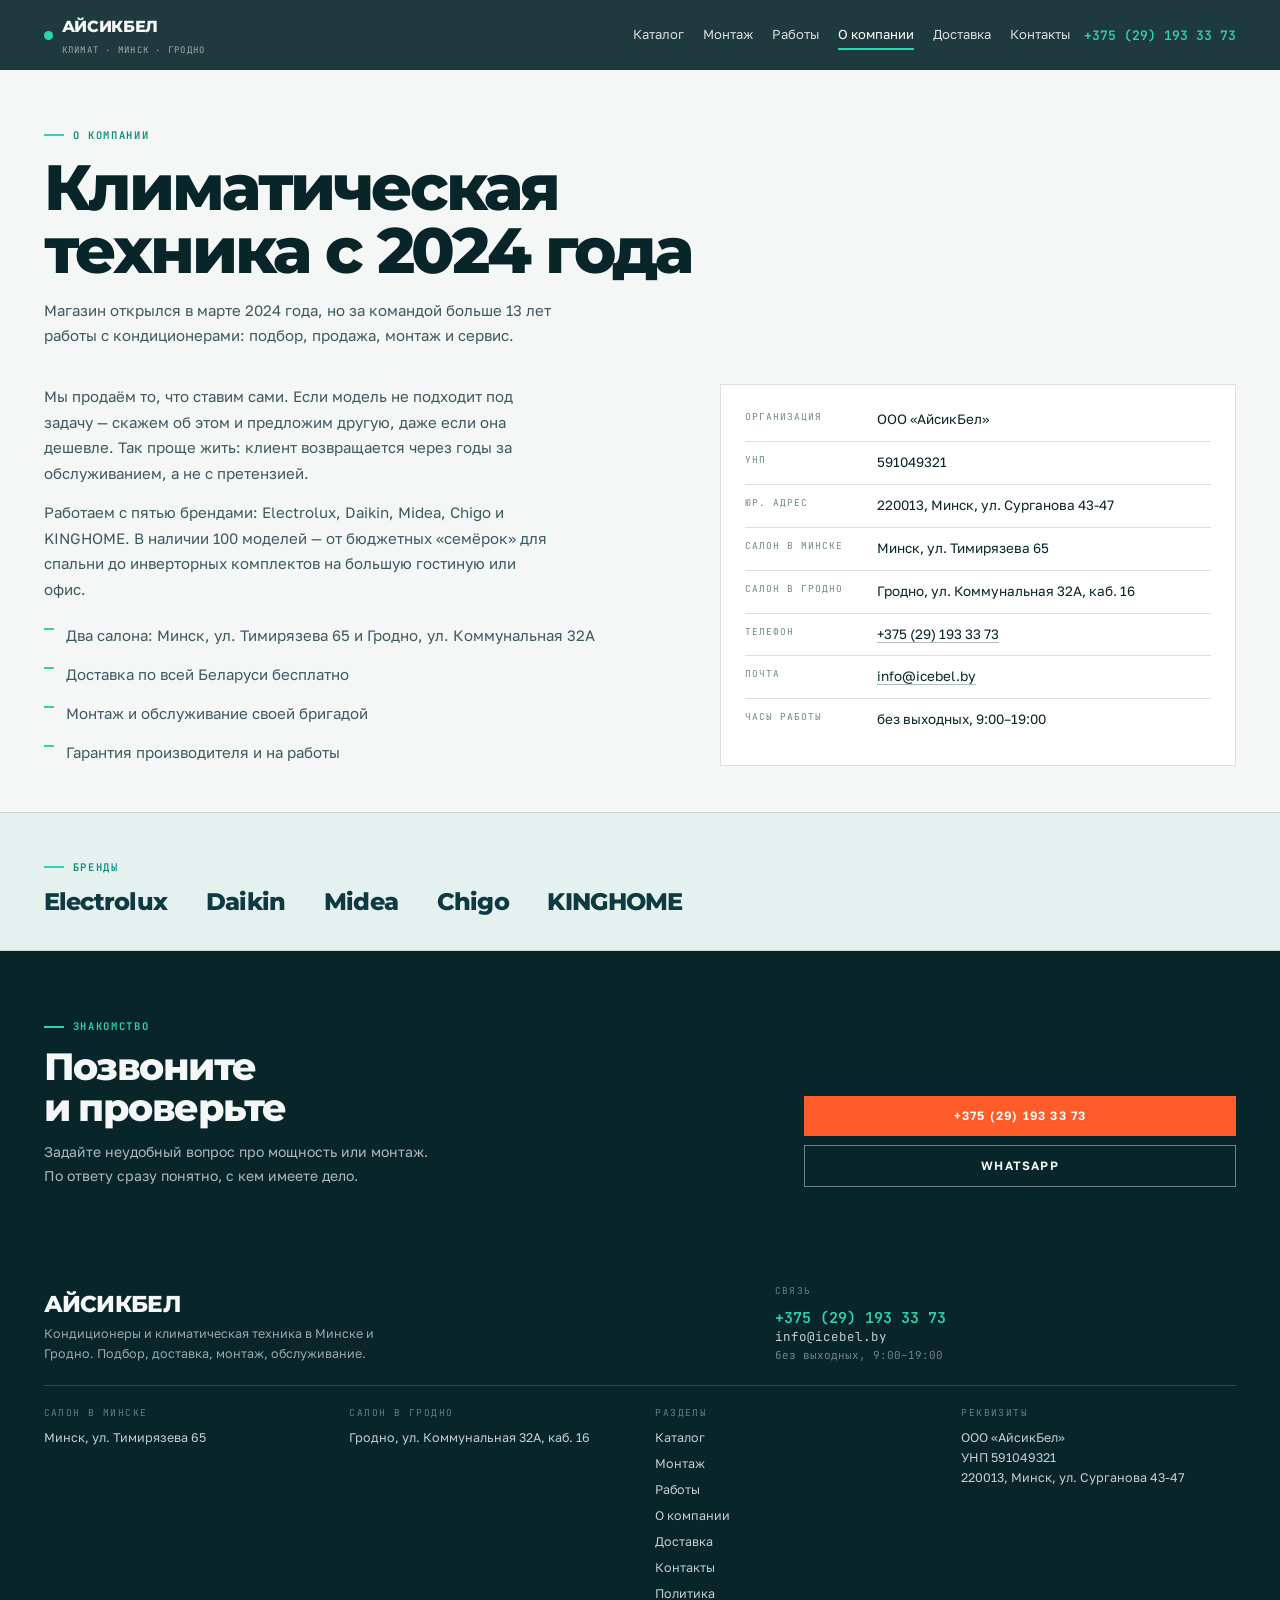
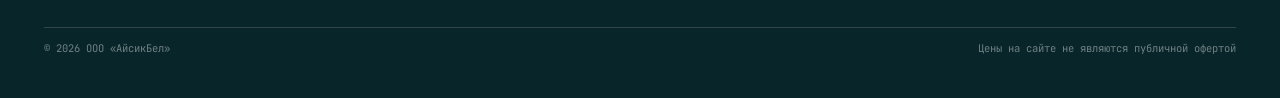
<file: o-kompanii.html>
<!DOCTYPE html>
<html lang="ru">
<head>
<meta charset="utf-8">
<meta name="viewport" content="width=device-width, initial-scale=1">
<title>О компании — АйсикБел, кондиционеры в Минске и Гродно</title>
<meta name="description" content="ООО «АйсикБел»: 13 лет опыта в климатической технике, два салона в Минске и Гродно, 100 моделей в наличии.">
<link rel="canonical" href="https://romjjjke.github.io/icebel/o-kompanii.html">
<meta property="og:type" content="website">
<meta property="og:title" content="О компании — АйсикБел, кондиционеры в Минске и Гродно">
<meta property="og:description" content="ООО «АйсикБел»: 13 лет опыта в климатической технике, два салона в Минске и Гродно, 100 моделей в наличии.">
<meta property="og:image" content="https://romjjjke.github.io/icebel/assets/img/hero.webp">
<meta name="theme-color" content="#08252A">
<link rel="icon" href="favicon.svg" type="image/svg+xml">
<style>[hidden]{display:none!important}*{box-sizing:border-box}
html{-webkit-text-size-adjust:100%;scroll-behavior:smooth;overflow-x:clip}
body{margin:0;background:#F5F7F7;color:#08252A;font:400 16.5px/1.62 "Golos Text",Arial,sans-serif;overflow-x:clip}
img{display:block;max-width:100%;height:auto}
a{color:inherit;text-decoration:none}
h1,h2,h3,p,ul,ol,figure,dl,dd{margin:0}
ul,ol{padding:0;list-style:none}
button{font:inherit;color:inherit;cursor:pointer;border:0;background:none}
.wrap{padding-inline:clamp(16px,3.4vw,54px);max-width:1480px;margin:0 auto}
.hd{position:fixed;top:0;left:0;right:0;z-index:80;background:rgba(8,37,42,.9);backdrop-filter:blur(14px);transition:background .25s}
.hd--solid,.hd.is-stuck{background:rgba(8,37,42,.98);box-shadow:0 1px 0 rgba(255,255,255,.1)}
.hd__in{display:flex;align-items:center;gap:14px;padding:13px clamp(16px,3.4vw,54px)}
.logo{margin-right:auto;color:#F5F7F7;display:flex;align-items:center;gap:9px}
.logo b{font:800 16px/1 "Montserrat",Arial,sans-serif;letter-spacing:-.02em}
.logo i{display:block;font:400 9px/1.5 "JetBrains Mono",monospace;letter-spacing:.14em;text-transform:uppercase;font-style:normal;opacity:.6;margin-top:4px}
.logo__d{width:9px;height:9px;background:#2FD3B4;border-radius:50%;flex:0 0 9px}
.nav{display:flex;gap:clamp(10px,1.5vw,22px)}
.nav a{color:rgba(245,247,247,.86);font:400 13px/1 "Golos Text",sans-serif;padding:7px 0;border-bottom:2px solid transparent}
.nav a:hover,.nav a[aria-current]{color:#fff;border-color:#2FD3B4}
.hd__tel{color:#2FD3B4;font:600 13px/1 "JetBrains Mono",monospace;white-space:nowrap}
.burger{display:none;width:42px;height:42px;border:1px solid rgba(245,247,247,.35);color:#F5F7F7;align-items:center;justify-content:center;flex-direction:column;gap:5px}
.burger span{display:block;width:18px;height:1.5px;background:currentColor}
.btn{display:inline-flex;align-items:center;justify-content:center;gap:8px;padding:14px 22px;background:#FF5C29;color:#fff;font:600 12px/1 "Golos Text",sans-serif;letter-spacing:.1em;text-transform:uppercase;transition:background .2s,color .2s}
.btn:hover{background:#08252A;color:#fff}
.btn--ghost{background:transparent;border:1px solid rgba(245,247,247,.45);color:#F5F7F7}
.btn--ghost:hover{background:#F5F7F7;color:#08252A}
.btn--dark{background:#08252A;color:#F5F7F7}
.btn--dark:hover{background:#FF5C29}
.drawer{position:fixed;inset:0;z-index:200;background:rgba(5,20,23,.7);display:flex;justify-content:flex-end;backdrop-filter:blur(3px)}
.drawer__in{width:min(400px,90vw);height:100%;background:#08252A;color:#F5F7F7;padding:20px;display:flex;flex-direction:column;gap:12px;overflow-y:auto}
.drawer__x{align-self:flex-end;width:40px;height:40px;border:1px solid rgba(245,247,247,.3);color:#F5F7F7;font:300 22px/1 "Golos Text",sans-serif}
.drawer__nav{display:grid;margin-top:6px}
.drawer__nav a{padding:13px 0;border-bottom:1px solid rgba(245,247,247,.14);font:700 19px/1.15 "Montserrat",Arial,sans-serif}
.drawer__foot{margin-top:auto;font:400 11px/1.6 "JetBrains Mono",monospace;color:rgba(245,247,247,.5)}
.mobar{display:none}
body.is-locked{overflow:hidden}
@media (max-width:1080px){.nav{display:none}.hd__tel{display:none}.burger{display:flex}}
@media (max-width:760px){.mobar{display:grid;grid-template-columns:1fr 1fr;gap:8px;position:fixed;left:0;right:0;bottom:0;z-index:120;padding:8px;background:rgba(8,37,42,.97)}
.mobar .btn{padding:15px 8px;font-size:11px}body{padding-bottom:64px}}
</style>
<link rel="preconnect" href="https://fonts.googleapis.com">
<link rel="preconnect" href="https://fonts.gstatic.com" crossorigin>
<link rel="stylesheet" href="https://fonts.googleapis.com/css2?family=Montserrat:wght@700;800&family=Golos+Text:wght@400;500;600&family=JetBrains+Mono:wght@400;600&display=swap">
<link rel="stylesheet" href="assets/css/style.v2.css">
<script type="application/ld+json">{"@context": "https://schema.org", "@type": "Store", "name": "АйсикБел — кондиционеры в Минске и Гродно", "description": "Продажа и монтаж кондиционеров: Electrolux, Daikin, Midea, Chigo, KINGHOME.", "url": "https://romjjjke.github.io/icebel/", "telephone": "+375 (29) 193 33 73", "email": "info@icebel.by", "address": {"@type": "PostalAddress", "streetAddress": "ул. Тимирязева 65", "addressLocality": "Минск", "addressCountry": "BY"}, "openingHours": "Mo-Su 09:00-19:00", "currenciesAccepted": "BYN", "priceRange": "1050–23391 BYN"}</script>
</head>
<body class="inner">
<header class="hd" id="hd"><div class="hd__in">
  <a class="logo" href="index.html"><span class="logo__d"></span><span><b>АЙСИКБЕЛ</b><i>климат · Минск · Гродно</i></span></a>
  <nav class="nav" aria-label="Разделы"><a href="catalog.html">Каталог</a><a href="montazh.html">Монтаж</a><a href="raboty.html">Работы</a><a href="o-kompanii.html" aria-current="page">О компании</a><a href="dostavka.html">Доставка</a><a href="kontakty.html">Контакты</a></nav>
  <a class="hd__tel" href="tel:+375291933373">+375 (29) 193 33 73</a>
  <button class="burger" id="burger" type="button" aria-expanded="false" aria-controls="drawer" aria-label="Открыть меню"><span></span><span></span><span></span></button>
</div></header>
<section class="ph"><div class="wrap">
  <p class="kick">О компании</p><h1 class="ph__h">Климатическая<br>техника с 2024 года</h1><p class="ph__lead">Магазин открылся в марте 2024 года, но за командой больше 13 лет работы с кондиционерами: подбор, продажа, монтаж и сервис.</p>
</div></section>
<section class="about"><div class="wrap about__grid">
  <div>
    <p class="about__p">Мы продаём то, что ставим сами. Если модель не подходит под задачу — скажем об этом и предложим другую, даже если она дешевле. Так проще жить: клиент возвращается через годы за обслуживанием, а не с претензией.</p>
    <p class="about__p">Работаем с пятью брендами: Electrolux, Daikin, Midea, Chigo и KINGHOME. В наличии 100 моделей — от бюджетных «семёрок» для спальни до инверторных комплектов на большую гостиную или офис.</p>
    <ul class="ul ul--big">
      <li>Два салона: Минск, ул. Тимирязева 65 и Гродно, ул. Коммунальная 32А</li>
      <li>Доставка по всей Беларуси бесплатно</li>
      <li>Монтаж и обслуживание своей бригадой</li>
      <li>Гарантия производителя и на работы</li>
    </ul>
  </div>
  <dl class="requisites">
    <div><dt>Организация</dt><dd>ООО «АйсикБел»</dd></div>
    <div><dt>УНП</dt><dd>591049321</dd></div>
    <div><dt>Юр. адрес</dt><dd>220013, Минск, ул. Сурганова 43-47</dd></div>
    <div><dt>Салон в Минске</dt><dd>Минск, ул. Тимирязева 65</dd></div>
    <div><dt>Салон в Гродно</dt><dd>Гродно, ул. Коммунальная 32А, каб. 16</dd></div>
    <div><dt>Телефон</dt><dd><a href="tel:+375291933373">+375 (29) 193 33 73</a></dd></div>
    <div><dt>Почта</dt><dd><a href="mailto:info@icebel.by">info@icebel.by</a></dd></div>
    <div><dt>Часы работы</dt><dd>без выходных, 9:00–19:00</dd></div>
  </dl>
</div></section>
<section class="brands"><div class="wrap">
  <p class="kick">Бренды</p>
  <ul class="brands__list"><li>Electrolux</li><li>Daikin</li><li>Midea</li><li>Chigo</li><li>KINGHOME</li></ul>
</div></section>
<section class="end"><div class="wrap end__in"><div><p class="kick kick--w">Знакомство</p><h2 class="end__h">Позвоните<br>и проверьте</h2><p class="end__p">Задайте неудобный вопрос про мощность или монтаж. По ответу сразу понятно, с кем имеете дело.</p></div>
<div class="end__cta"><a class="btn" href="tel:+375291933373">+375 (29) 193 33 73</a><a class="btn btn--ghost" href="https://wa.me/375291933373">WhatsApp</a></div></div></section>
<footer class="ft"><div class="wrap">
  <div class="ft__top">
    <div><p class="ft__b">АЙСИКБЕЛ</p><p class="ft__s">Кондиционеры и климатическая техника в Минске и Гродно. Подбор, доставка, монтаж, обслуживание.</p></div>
    <div class="ft__c"><p class="ft__l">Связь</p><a class="ft__tel" href="tel:+375291933373">+375 (29) 193 33 73</a><a class="ft__mail" href="mailto:info@icebel.by">info@icebel.by</a><p class="ft__h">без выходных, 9:00–19:00</p></div>
  </div>
  <div class="ft__grid">
    <div><p class="ft__l">Салон в Минске</p><p>Минск, ул. Тимирязева 65</p></div>
    <div><p class="ft__l">Салон в Гродно</p><p>Гродно, ул. Коммунальная 32А, каб. 16</p></div>
    <div><p class="ft__l">Разделы</p><ul><li><a href="catalog.html">Каталог</a></li><li><a href="montazh.html">Монтаж</a></li><li><a href="raboty.html">Работы</a></li><li><a href="o-kompanii.html">О компании</a></li><li><a href="dostavka.html">Доставка</a></li><li><a href="kontakty.html">Контакты</a></li><li><a href="politika.html">Политика</a></li></ul></div>
    <div><p class="ft__l">Реквизиты</p><p>ООО «АйсикБел»<br>УНП 591049321<br>220013, Минск, ул. Сурганова 43-47</p></div>
  </div>
  <div class="ft__bot"><span>© <span id="year">2026</span> ООО «АйсикБел»</span><span>Цены на сайте не являются публичной офертой</span></div>
</div></footer>
<div class="mobar"><a class="btn" href="tel:+375291933373">Позвонить</a><a class="btn btn--ghost" href="https://wa.me/375291933373">WhatsApp</a></div>
<div class="drawer" id="drawer" hidden><div class="drawer__in">
  <button class="drawer__x" id="drawer-x" type="button" aria-label="Закрыть меню">×</button>
  <nav class="drawer__nav" aria-label="Мобильное меню"><a href="catalog.html">Каталог</a><a href="montazh.html">Монтаж</a><a href="raboty.html">Работы</a><a href="o-kompanii.html">О компании</a><a href="dostavka.html">Доставка</a><a href="kontakty.html">Контакты</a><a href="politika.html">Политика</a></nav>
  <a class="btn" href="tel:+375291933373">+375 (29) 193 33 73</a>
  <a class="btn btn--ghost" href="https://wa.me/375291933373">WhatsApp</a>
  <p class="drawer__foot">Минск, ул. Тимирязева 65<br>Гродно, ул. Коммунальная 32А, каб. 16<br>без выходных, 9:00–19:00</p>
</div></div>
<script src="assets/js/main.v1.js" defer></script></body></html>
</file>
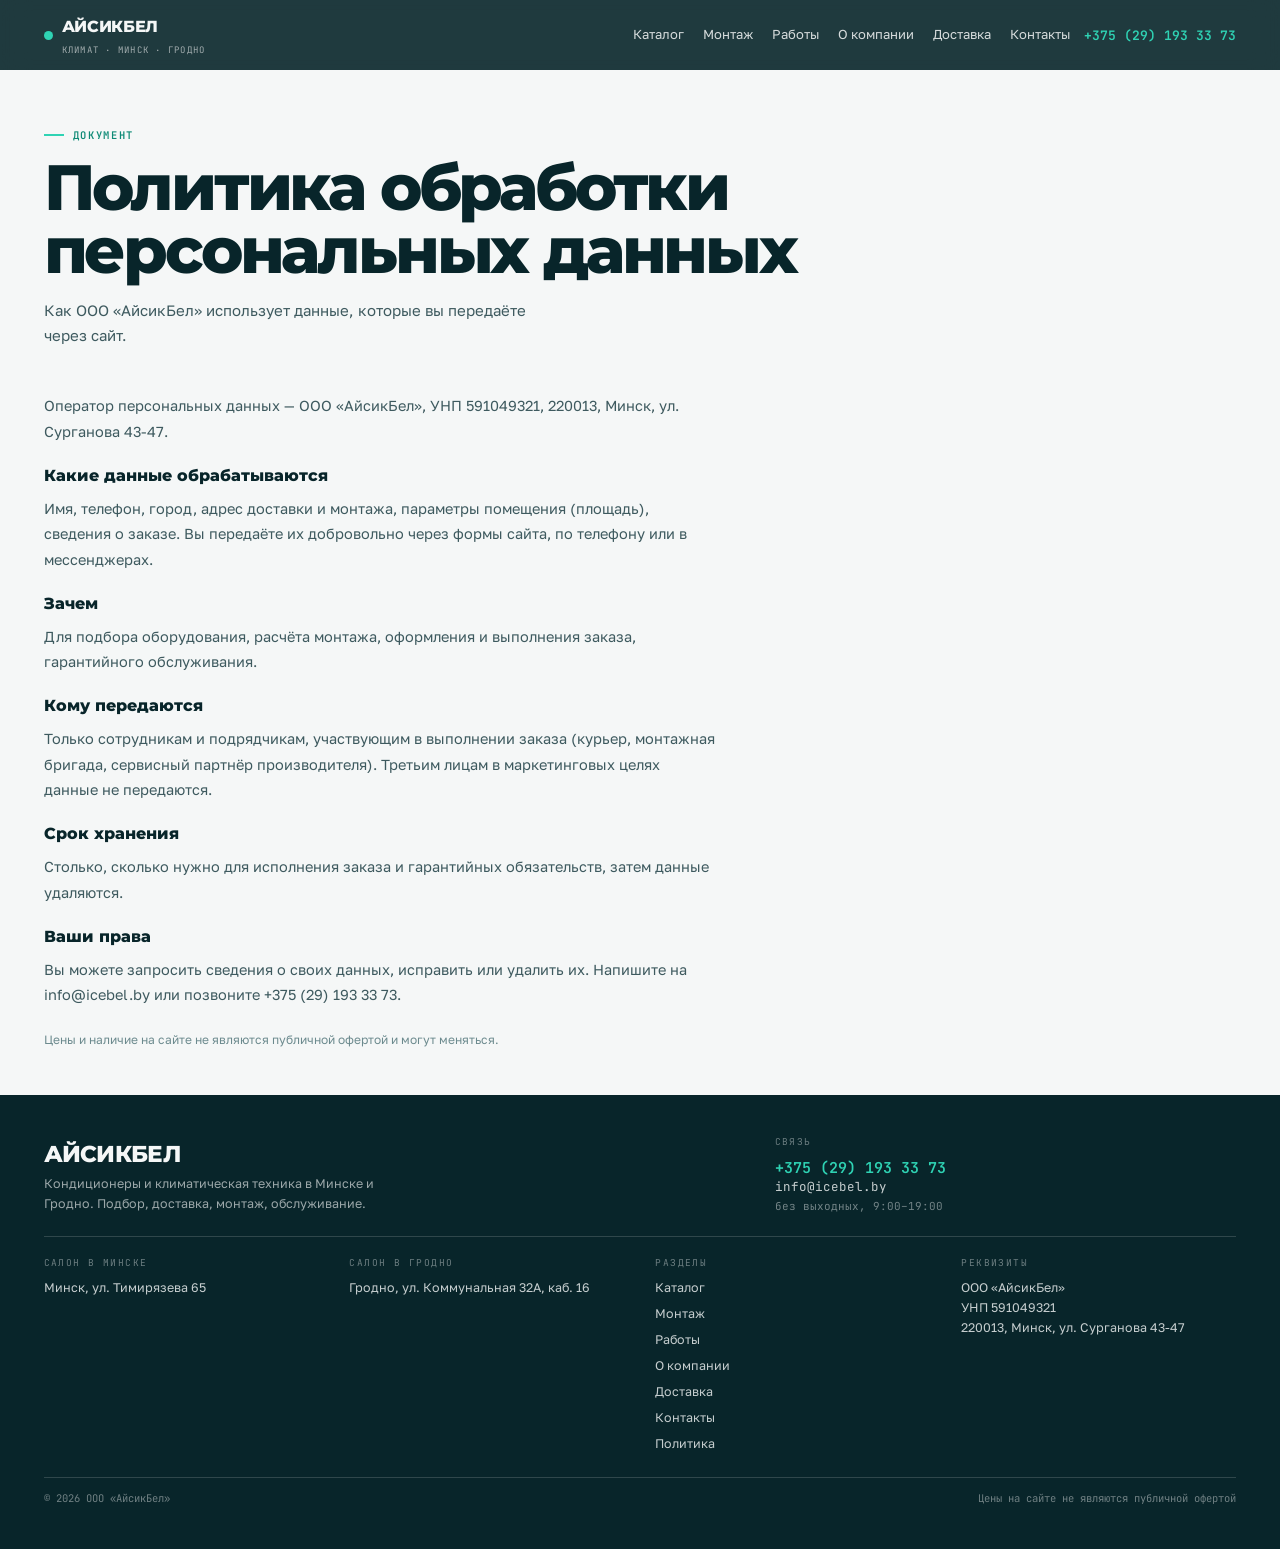
<file: politika.html>
<!DOCTYPE html>
<html lang="ru">
<head>
<meta charset="utf-8">
<meta name="viewport" content="width=device-width, initial-scale=1">
<title>Политика обработки персональных данных | АйсикБел</title>
<meta name="description" content="Как ООО «АйсикБел» обрабатывает персональные данные посетителей сайта.">
<link rel="canonical" href="https://romjjjke.github.io/icebel/politika.html">
<meta property="og:type" content="website">
<meta property="og:title" content="Политика обработки персональных данных | АйсикБел">
<meta property="og:description" content="Как ООО «АйсикБел» обрабатывает персональные данные посетителей сайта.">
<meta property="og:image" content="https://romjjjke.github.io/icebel/assets/img/hero.webp">
<meta name="theme-color" content="#08252A">
<link rel="icon" href="favicon.svg" type="image/svg+xml">
<style>[hidden]{display:none!important}*{box-sizing:border-box}
html{-webkit-text-size-adjust:100%;scroll-behavior:smooth;overflow-x:clip}
body{margin:0;background:#F5F7F7;color:#08252A;font:400 16.5px/1.62 "Golos Text",Arial,sans-serif;overflow-x:clip}
img{display:block;max-width:100%;height:auto}
a{color:inherit;text-decoration:none}
h1,h2,h3,p,ul,ol,figure,dl,dd{margin:0}
ul,ol{padding:0;list-style:none}
button{font:inherit;color:inherit;cursor:pointer;border:0;background:none}
.wrap{padding-inline:clamp(16px,3.4vw,54px);max-width:1480px;margin:0 auto}
.hd{position:fixed;top:0;left:0;right:0;z-index:80;background:rgba(8,37,42,.9);backdrop-filter:blur(14px);transition:background .25s}
.hd--solid,.hd.is-stuck{background:rgba(8,37,42,.98);box-shadow:0 1px 0 rgba(255,255,255,.1)}
.hd__in{display:flex;align-items:center;gap:14px;padding:13px clamp(16px,3.4vw,54px)}
.logo{margin-right:auto;color:#F5F7F7;display:flex;align-items:center;gap:9px}
.logo b{font:800 16px/1 "Montserrat",Arial,sans-serif;letter-spacing:-.02em}
.logo i{display:block;font:400 9px/1.5 "JetBrains Mono",monospace;letter-spacing:.14em;text-transform:uppercase;font-style:normal;opacity:.6;margin-top:4px}
.logo__d{width:9px;height:9px;background:#2FD3B4;border-radius:50%;flex:0 0 9px}
.nav{display:flex;gap:clamp(10px,1.5vw,22px)}
.nav a{color:rgba(245,247,247,.86);font:400 13px/1 "Golos Text",sans-serif;padding:7px 0;border-bottom:2px solid transparent}
.nav a:hover,.nav a[aria-current]{color:#fff;border-color:#2FD3B4}
.hd__tel{color:#2FD3B4;font:600 13px/1 "JetBrains Mono",monospace;white-space:nowrap}
.burger{display:none;width:42px;height:42px;border:1px solid rgba(245,247,247,.35);color:#F5F7F7;align-items:center;justify-content:center;flex-direction:column;gap:5px}
.burger span{display:block;width:18px;height:1.5px;background:currentColor}
.btn{display:inline-flex;align-items:center;justify-content:center;gap:8px;padding:14px 22px;background:#FF5C29;color:#fff;font:600 12px/1 "Golos Text",sans-serif;letter-spacing:.1em;text-transform:uppercase;transition:background .2s,color .2s}
.btn:hover{background:#08252A;color:#fff}
.btn--ghost{background:transparent;border:1px solid rgba(245,247,247,.45);color:#F5F7F7}
.btn--ghost:hover{background:#F5F7F7;color:#08252A}
.btn--dark{background:#08252A;color:#F5F7F7}
.btn--dark:hover{background:#FF5C29}
.drawer{position:fixed;inset:0;z-index:200;background:rgba(5,20,23,.7);display:flex;justify-content:flex-end;backdrop-filter:blur(3px)}
.drawer__in{width:min(400px,90vw);height:100%;background:#08252A;color:#F5F7F7;padding:20px;display:flex;flex-direction:column;gap:12px;overflow-y:auto}
.drawer__x{align-self:flex-end;width:40px;height:40px;border:1px solid rgba(245,247,247,.3);color:#F5F7F7;font:300 22px/1 "Golos Text",sans-serif}
.drawer__nav{display:grid;margin-top:6px}
.drawer__nav a{padding:13px 0;border-bottom:1px solid rgba(245,247,247,.14);font:700 19px/1.15 "Montserrat",Arial,sans-serif}
.drawer__foot{margin-top:auto;font:400 11px/1.6 "JetBrains Mono",monospace;color:rgba(245,247,247,.5)}
.mobar{display:none}
body.is-locked{overflow:hidden}
@media (max-width:1080px){.nav{display:none}.hd__tel{display:none}.burger{display:flex}}
@media (max-width:760px){.mobar{display:grid;grid-template-columns:1fr 1fr;gap:8px;position:fixed;left:0;right:0;bottom:0;z-index:120;padding:8px;background:rgba(8,37,42,.97)}
.mobar .btn{padding:15px 8px;font-size:11px}body{padding-bottom:64px}}
</style>
<link rel="preconnect" href="https://fonts.googleapis.com">
<link rel="preconnect" href="https://fonts.gstatic.com" crossorigin>
<link rel="stylesheet" href="https://fonts.googleapis.com/css2?family=Montserrat:wght@700;800&family=Golos+Text:wght@400;500;600&family=JetBrains+Mono:wght@400;600&display=swap">
<link rel="stylesheet" href="assets/css/style.v2.css">
<script type="application/ld+json">{"@context": "https://schema.org", "@type": "Store", "name": "АйсикБел — кондиционеры в Минске и Гродно", "description": "Продажа и монтаж кондиционеров: Electrolux, Daikin, Midea, Chigo, KINGHOME.", "url": "https://romjjjke.github.io/icebel/", "telephone": "+375 (29) 193 33 73", "email": "info@icebel.by", "address": {"@type": "PostalAddress", "streetAddress": "ул. Тимирязева 65", "addressLocality": "Минск", "addressCountry": "BY"}, "openingHours": "Mo-Su 09:00-19:00", "currenciesAccepted": "BYN", "priceRange": "1050–23391 BYN"}</script>
</head>
<body class="inner">
<header class="hd" id="hd"><div class="hd__in">
  <a class="logo" href="index.html"><span class="logo__d"></span><span><b>АЙСИКБЕЛ</b><i>климат · Минск · Гродно</i></span></a>
  <nav class="nav" aria-label="Разделы"><a href="catalog.html">Каталог</a><a href="montazh.html">Монтаж</a><a href="raboty.html">Работы</a><a href="o-kompanii.html">О компании</a><a href="dostavka.html">Доставка</a><a href="kontakty.html">Контакты</a></nav>
  <a class="hd__tel" href="tel:+375291933373">+375 (29) 193 33 73</a>
  <button class="burger" id="burger" type="button" aria-expanded="false" aria-controls="drawer" aria-label="Открыть меню"><span></span><span></span><span></span></button>
</div></header>
<section class="ph"><div class="wrap">
  <p class="kick">Документ</p><h1 class="ph__h">Политика обработки<br>персональных данных</h1><p class="ph__lead">Как ООО «АйсикБел» использует данные, которые вы передаёте через сайт.</p>
</div></section>
<section class="txt"><div class="wrap">
<p>Оператор персональных данных — ООО «АйсикБел», УНП 591049321, 220013, Минск, ул. Сурганова 43-47.</p>
<h2>Какие данные обрабатываются</h2><p>Имя, телефон, город, адрес доставки и монтажа, параметры помещения (площадь), сведения о заказе. Вы передаёте их добровольно через формы сайта, по телефону или в мессенджерах.</p>
<h2>Зачем</h2><p>Для подбора оборудования, расчёта монтажа, оформления и выполнения заказа, гарантийного обслуживания.</p>
<h2>Кому передаются</h2><p>Только сотрудникам и подрядчикам, участвующим в выполнении заказа (курьер, монтажная бригада, сервисный партнёр производителя). Третьим лицам в маркетинговых целях данные не передаются.</p>
<h2>Срок хранения</h2><p>Столько, сколько нужно для исполнения заказа и гарантийных обязательств, затем данные удаляются.</p>
<h2>Ваши права</h2><p>Вы можете запросить сведения о своих данных, исправить или удалить их. Напишите на <a href="mailto:info@icebel.by">info@icebel.by</a> или позвоните +375 (29) 193 33 73.</p>
<p class="fine">Цены и наличие на сайте не являются публичной офертой и могут меняться.</p>
</div></section>
<footer class="ft"><div class="wrap">
  <div class="ft__top">
    <div><p class="ft__b">АЙСИКБЕЛ</p><p class="ft__s">Кондиционеры и климатическая техника в Минске и Гродно. Подбор, доставка, монтаж, обслуживание.</p></div>
    <div class="ft__c"><p class="ft__l">Связь</p><a class="ft__tel" href="tel:+375291933373">+375 (29) 193 33 73</a><a class="ft__mail" href="mailto:info@icebel.by">info@icebel.by</a><p class="ft__h">без выходных, 9:00–19:00</p></div>
  </div>
  <div class="ft__grid">
    <div><p class="ft__l">Салон в Минске</p><p>Минск, ул. Тимирязева 65</p></div>
    <div><p class="ft__l">Салон в Гродно</p><p>Гродно, ул. Коммунальная 32А, каб. 16</p></div>
    <div><p class="ft__l">Разделы</p><ul><li><a href="catalog.html">Каталог</a></li><li><a href="montazh.html">Монтаж</a></li><li><a href="raboty.html">Работы</a></li><li><a href="o-kompanii.html">О компании</a></li><li><a href="dostavka.html">Доставка</a></li><li><a href="kontakty.html">Контакты</a></li><li><a href="politika.html">Политика</a></li></ul></div>
    <div><p class="ft__l">Реквизиты</p><p>ООО «АйсикБел»<br>УНП 591049321<br>220013, Минск, ул. Сурганова 43-47</p></div>
  </div>
  <div class="ft__bot"><span>© <span id="year">2026</span> ООО «АйсикБел»</span><span>Цены на сайте не являются публичной офертой</span></div>
</div></footer>
<div class="mobar"><a class="btn" href="tel:+375291933373">Позвонить</a><a class="btn btn--ghost" href="https://wa.me/375291933373">WhatsApp</a></div>
<div class="drawer" id="drawer" hidden><div class="drawer__in">
  <button class="drawer__x" id="drawer-x" type="button" aria-label="Закрыть меню">×</button>
  <nav class="drawer__nav" aria-label="Мобильное меню"><a href="catalog.html">Каталог</a><a href="montazh.html">Монтаж</a><a href="raboty.html">Работы</a><a href="o-kompanii.html">О компании</a><a href="dostavka.html">Доставка</a><a href="kontakty.html">Контакты</a><a href="politika.html">Политика</a></nav>
  <a class="btn" href="tel:+375291933373">+375 (29) 193 33 73</a>
  <a class="btn btn--ghost" href="https://wa.me/375291933373">WhatsApp</a>
  <p class="drawer__foot">Минск, ул. Тимирязева 65<br>Гродно, ул. Коммунальная 32А, каб. 16<br>без выходных, 9:00–19:00</p>
</div></div>
<script src="assets/js/main.v1.js" defer></script></body></html>
</file>
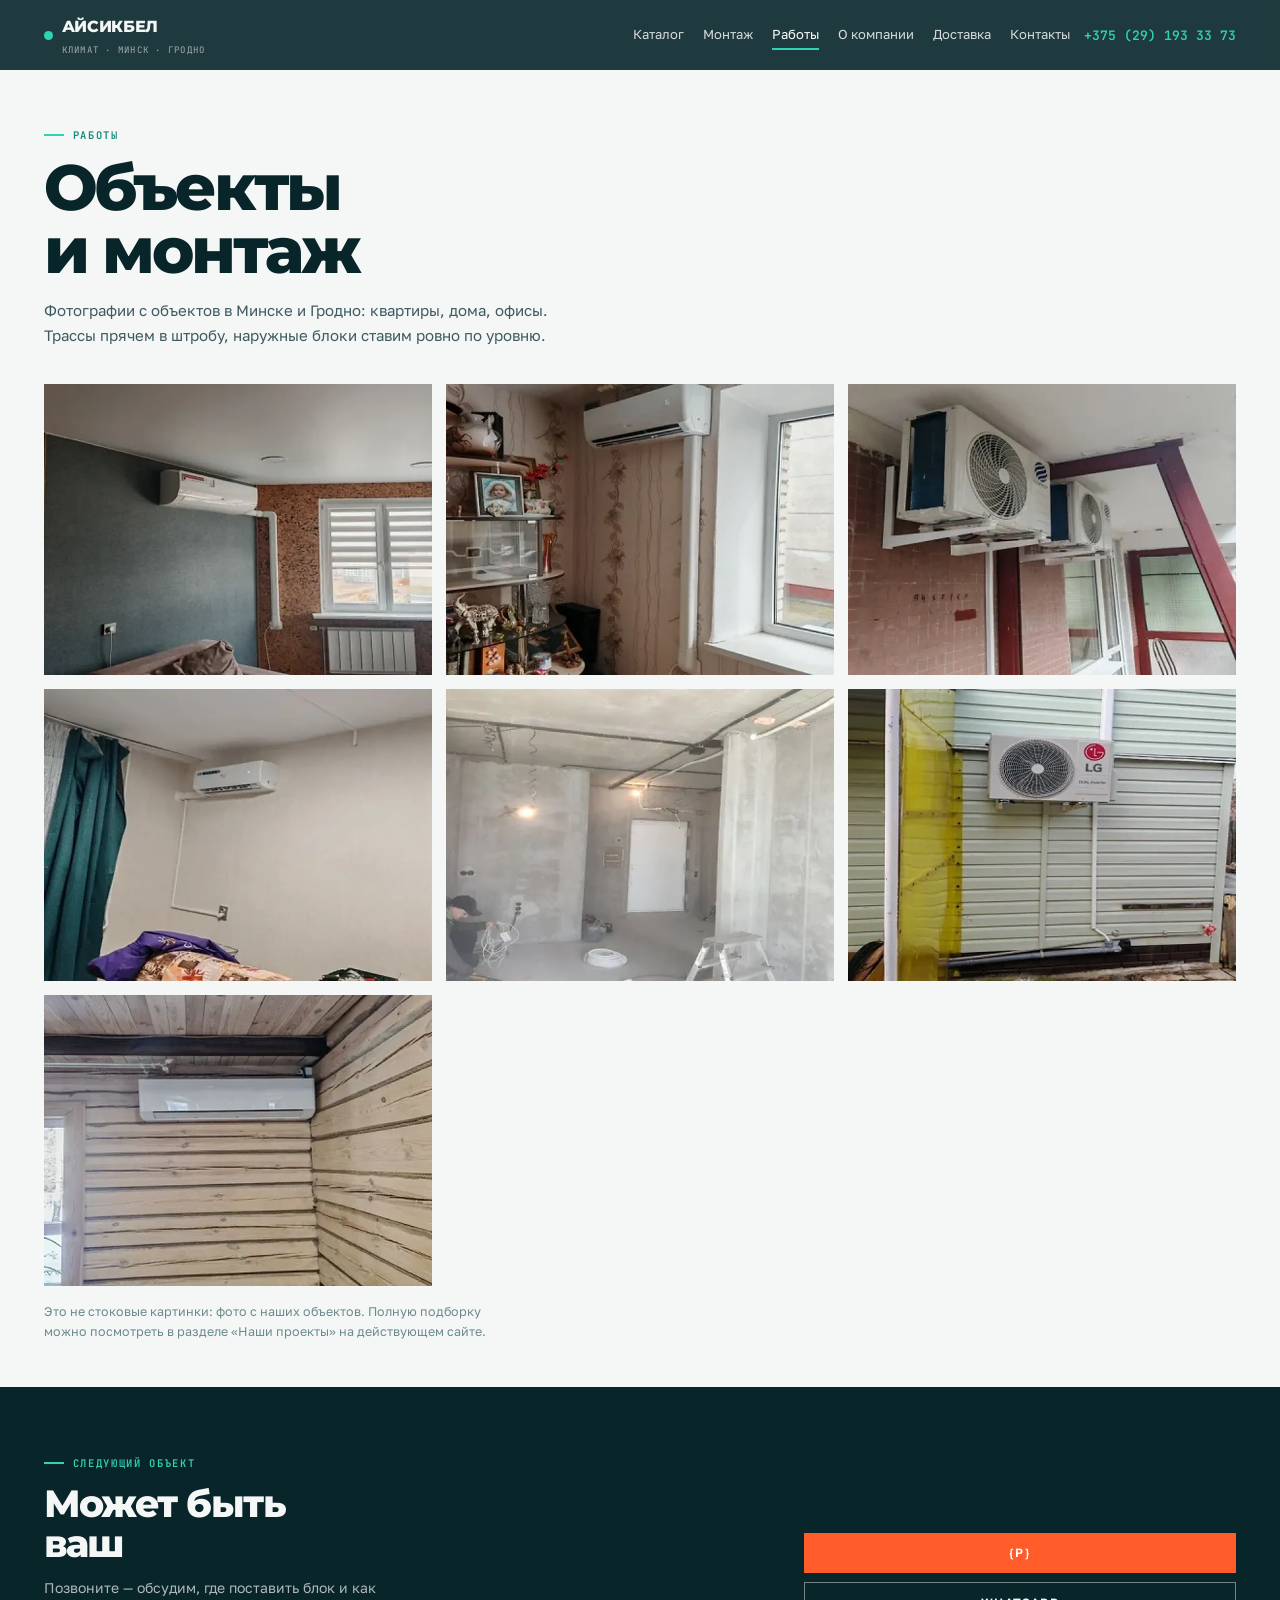
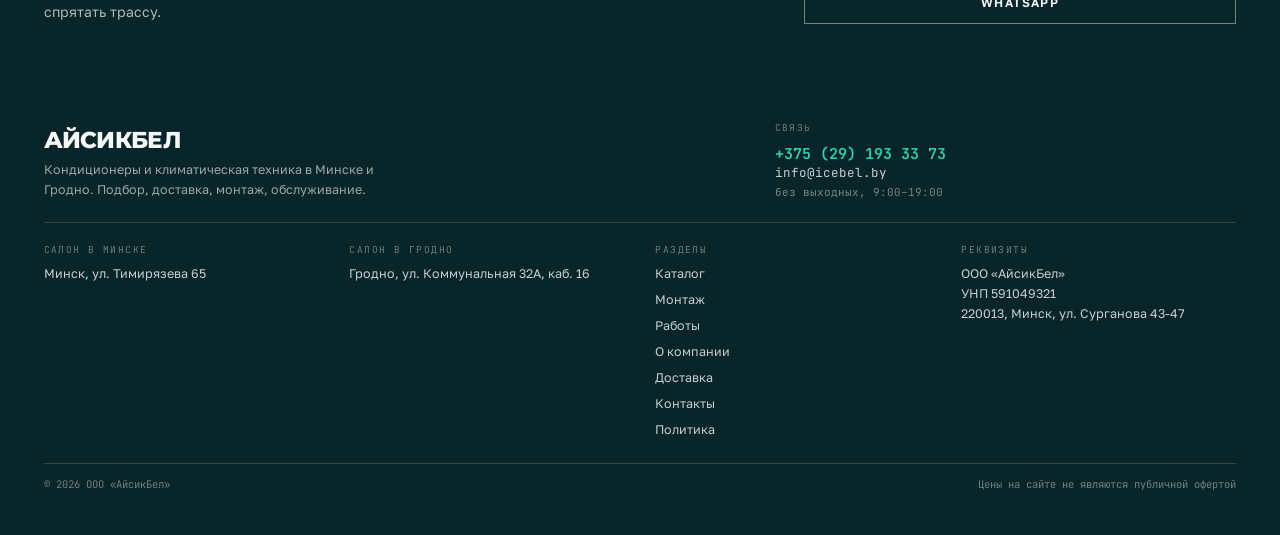
<file: raboty.html>
<!DOCTYPE html>
<html lang="ru">
<head>
<meta charset="utf-8">
<meta name="viewport" content="width=device-width, initial-scale=1">
<title>Работы — монтаж кондиционеров | АйсикБел</title>
<meta name="description" content="Фотографии объектов: монтаж кондиционеров в квартирах, домах и офисах Минска и Гродно.">
<link rel="canonical" href="https://romjjjke.github.io/icebel/raboty.html">
<meta property="og:type" content="website">
<meta property="og:title" content="Работы — монтаж кондиционеров | АйсикБел">
<meta property="og:description" content="Фотографии объектов: монтаж кондиционеров в квартирах, домах и офисах Минска и Гродно.">
<meta property="og:image" content="https://romjjjke.github.io/icebel/assets/img/hero.webp">
<meta name="theme-color" content="#08252A">
<link rel="icon" href="favicon.svg" type="image/svg+xml">
<style>[hidden]{display:none!important}*{box-sizing:border-box}
html{-webkit-text-size-adjust:100%;scroll-behavior:smooth;overflow-x:clip}
body{margin:0;background:#F5F7F7;color:#08252A;font:400 16.5px/1.62 "Golos Text",Arial,sans-serif;overflow-x:clip}
img{display:block;max-width:100%;height:auto}
a{color:inherit;text-decoration:none}
h1,h2,h3,p,ul,ol,figure,dl,dd{margin:0}
ul,ol{padding:0;list-style:none}
button{font:inherit;color:inherit;cursor:pointer;border:0;background:none}
.wrap{padding-inline:clamp(16px,3.4vw,54px);max-width:1480px;margin:0 auto}
.hd{position:fixed;top:0;left:0;right:0;z-index:80;background:rgba(8,37,42,.9);backdrop-filter:blur(14px);transition:background .25s}
.hd--solid,.hd.is-stuck{background:rgba(8,37,42,.98);box-shadow:0 1px 0 rgba(255,255,255,.1)}
.hd__in{display:flex;align-items:center;gap:14px;padding:13px clamp(16px,3.4vw,54px)}
.logo{margin-right:auto;color:#F5F7F7;display:flex;align-items:center;gap:9px}
.logo b{font:800 16px/1 "Montserrat",Arial,sans-serif;letter-spacing:-.02em}
.logo i{display:block;font:400 9px/1.5 "JetBrains Mono",monospace;letter-spacing:.14em;text-transform:uppercase;font-style:normal;opacity:.6;margin-top:4px}
.logo__d{width:9px;height:9px;background:#2FD3B4;border-radius:50%;flex:0 0 9px}
.nav{display:flex;gap:clamp(10px,1.5vw,22px)}
.nav a{color:rgba(245,247,247,.86);font:400 13px/1 "Golos Text",sans-serif;padding:7px 0;border-bottom:2px solid transparent}
.nav a:hover,.nav a[aria-current]{color:#fff;border-color:#2FD3B4}
.hd__tel{color:#2FD3B4;font:600 13px/1 "JetBrains Mono",monospace;white-space:nowrap}
.burger{display:none;width:42px;height:42px;border:1px solid rgba(245,247,247,.35);color:#F5F7F7;align-items:center;justify-content:center;flex-direction:column;gap:5px}
.burger span{display:block;width:18px;height:1.5px;background:currentColor}
.btn{display:inline-flex;align-items:center;justify-content:center;gap:8px;padding:14px 22px;background:#FF5C29;color:#fff;font:600 12px/1 "Golos Text",sans-serif;letter-spacing:.1em;text-transform:uppercase;transition:background .2s,color .2s}
.btn:hover{background:#08252A;color:#fff}
.btn--ghost{background:transparent;border:1px solid rgba(245,247,247,.45);color:#F5F7F7}
.btn--ghost:hover{background:#F5F7F7;color:#08252A}
.btn--dark{background:#08252A;color:#F5F7F7}
.btn--dark:hover{background:#FF5C29}
.drawer{position:fixed;inset:0;z-index:200;background:rgba(5,20,23,.7);display:flex;justify-content:flex-end;backdrop-filter:blur(3px)}
.drawer__in{width:min(400px,90vw);height:100%;background:#08252A;color:#F5F7F7;padding:20px;display:flex;flex-direction:column;gap:12px;overflow-y:auto}
.drawer__x{align-self:flex-end;width:40px;height:40px;border:1px solid rgba(245,247,247,.3);color:#F5F7F7;font:300 22px/1 "Golos Text",sans-serif}
.drawer__nav{display:grid;margin-top:6px}
.drawer__nav a{padding:13px 0;border-bottom:1px solid rgba(245,247,247,.14);font:700 19px/1.15 "Montserrat",Arial,sans-serif}
.drawer__foot{margin-top:auto;font:400 11px/1.6 "JetBrains Mono",monospace;color:rgba(245,247,247,.5)}
.mobar{display:none}
body.is-locked{overflow:hidden}
@media (max-width:1080px){.nav{display:none}.hd__tel{display:none}.burger{display:flex}}
@media (max-width:760px){.mobar{display:grid;grid-template-columns:1fr 1fr;gap:8px;position:fixed;left:0;right:0;bottom:0;z-index:120;padding:8px;background:rgba(8,37,42,.97)}
.mobar .btn{padding:15px 8px;font-size:11px}body{padding-bottom:64px}}
</style>
<link rel="preconnect" href="https://fonts.googleapis.com">
<link rel="preconnect" href="https://fonts.gstatic.com" crossorigin>
<link rel="stylesheet" href="https://fonts.googleapis.com/css2?family=Montserrat:wght@700;800&family=Golos+Text:wght@400;500;600&family=JetBrains+Mono:wght@400;600&display=swap">
<link rel="stylesheet" href="assets/css/style.v2.css">
<script type="application/ld+json">{"@context": "https://schema.org", "@type": "Store", "name": "АйсикБел — кондиционеры в Минске и Гродно", "description": "Продажа и монтаж кондиционеров: Electrolux, Daikin, Midea, Chigo, KINGHOME.", "url": "https://romjjjke.github.io/icebel/", "telephone": "+375 (29) 193 33 73", "email": "info@icebel.by", "address": {"@type": "PostalAddress", "streetAddress": "ул. Тимирязева 65", "addressLocality": "Минск", "addressCountry": "BY"}, "openingHours": "Mo-Su 09:00-19:00", "currenciesAccepted": "BYN", "priceRange": "1050–23391 BYN"}</script>
</head>
<body class="inner">
<header class="hd" id="hd"><div class="hd__in">
  <a class="logo" href="index.html"><span class="logo__d"></span><span><b>АЙСИКБЕЛ</b><i>климат · Минск · Гродно</i></span></a>
  <nav class="nav" aria-label="Разделы"><a href="catalog.html">Каталог</a><a href="montazh.html">Монтаж</a><a href="raboty.html" aria-current="page">Работы</a><a href="o-kompanii.html">О компании</a><a href="dostavka.html">Доставка</a><a href="kontakty.html">Контакты</a></nav>
  <a class="hd__tel" href="tel:+375291933373">+375 (29) 193 33 73</a>
  <button class="burger" id="burger" type="button" aria-expanded="false" aria-controls="drawer" aria-label="Открыть меню"><span></span><span></span><span></span></button>
</div></header>
<section class="ph"><div class="wrap">
  <p class="kick">Работы</p><h1 class="ph__h">Объекты<br>и монтаж</h1><p class="ph__lead">Фотографии с объектов в Минске и Гродно: квартиры, дома, офисы. Трассы прячем в штробу, наружные блоки ставим ровно по уровню.</p>
</div></section>
<section class="gal"><div class="wrap"><div class="gal__grid">
<figure class="gal__i"><img src="assets/img/work-1.webp" alt="Работа по монтажу кондиционера 1" loading="lazy" width="760" height="570"></figure><figure class="gal__i"><img src="assets/img/work-2.webp" alt="Работа по монтажу кондиционера 2" loading="lazy" width="760" height="570"></figure><figure class="gal__i"><img src="assets/img/work-3.webp" alt="Работа по монтажу кондиционера 3" loading="lazy" width="760" height="570"></figure><figure class="gal__i"><img src="assets/img/work-4.webp" alt="Работа по монтажу кондиционера 4" loading="lazy" width="760" height="570"></figure><figure class="gal__i"><img src="assets/img/work-5.webp" alt="Работа по монтажу кондиционера 5" loading="lazy" width="760" height="570"></figure><figure class="gal__i"><img src="assets/img/work-6.webp" alt="Работа по монтажу кондиционера 6" loading="lazy" width="760" height="570"></figure><figure class="gal__i"><img src="assets/img/work-7.webp" alt="Работа по монтажу кондиционера 7" loading="lazy" width="760" height="570"></figure>
</div>
<p class="gal__note">Это не стоковые картинки: фото с наших объектов. Полную подборку можно посмотреть в разделе «Наши проекты» на действующем сайте.</p>
</div></section>
<section class="end"><div class="wrap end__in"><div><p class="kick kick--w">Следующий объект</p><h2 class="end__h">Может быть<br>ваш</h2><p class="end__p">Позвоните — обсудим, где поставить блок и как спрятать трассу.</p></div>
<div class="end__cta"><a class="btn" href="tel:{TEL}">{P}</a><a class="btn btn--ghost" href="{WA}">WhatsApp</a></div></div></section>
<footer class="ft"><div class="wrap">
  <div class="ft__top">
    <div><p class="ft__b">АЙСИКБЕЛ</p><p class="ft__s">Кондиционеры и климатическая техника в Минске и Гродно. Подбор, доставка, монтаж, обслуживание.</p></div>
    <div class="ft__c"><p class="ft__l">Связь</p><a class="ft__tel" href="tel:+375291933373">+375 (29) 193 33 73</a><a class="ft__mail" href="mailto:info@icebel.by">info@icebel.by</a><p class="ft__h">без выходных, 9:00–19:00</p></div>
  </div>
  <div class="ft__grid">
    <div><p class="ft__l">Салон в Минске</p><p>Минск, ул. Тимирязева 65</p></div>
    <div><p class="ft__l">Салон в Гродно</p><p>Гродно, ул. Коммунальная 32А, каб. 16</p></div>
    <div><p class="ft__l">Разделы</p><ul><li><a href="catalog.html">Каталог</a></li><li><a href="montazh.html">Монтаж</a></li><li><a href="raboty.html">Работы</a></li><li><a href="o-kompanii.html">О компании</a></li><li><a href="dostavka.html">Доставка</a></li><li><a href="kontakty.html">Контакты</a></li><li><a href="politika.html">Политика</a></li></ul></div>
    <div><p class="ft__l">Реквизиты</p><p>ООО «АйсикБел»<br>УНП 591049321<br>220013, Минск, ул. Сурганова 43-47</p></div>
  </div>
  <div class="ft__bot"><span>© <span id="year">2026</span> ООО «АйсикБел»</span><span>Цены на сайте не являются публичной офертой</span></div>
</div></footer>
<div class="mobar"><a class="btn" href="tel:+375291933373">Позвонить</a><a class="btn btn--ghost" href="https://wa.me/375291933373">WhatsApp</a></div>
<div class="drawer" id="drawer" hidden><div class="drawer__in">
  <button class="drawer__x" id="drawer-x" type="button" aria-label="Закрыть меню">×</button>
  <nav class="drawer__nav" aria-label="Мобильное меню"><a href="catalog.html">Каталог</a><a href="montazh.html">Монтаж</a><a href="raboty.html">Работы</a><a href="o-kompanii.html">О компании</a><a href="dostavka.html">Доставка</a><a href="kontakty.html">Контакты</a><a href="politika.html">Политика</a></nav>
  <a class="btn" href="tel:+375291933373">+375 (29) 193 33 73</a>
  <a class="btn btn--ghost" href="https://wa.me/375291933373">WhatsApp</a>
  <p class="drawer__foot">Минск, ул. Тимирязева 65<br>Гродно, ул. Коммунальная 32А, каб. 16<br>без выходных, 9:00–19:00</p>
</div></div>
<script src="assets/js/main.v1.js" defer></script></body></html>
</file>
<file: assets/css/style.v2.css>
/* АйсикБел — кондиционеры. Петроль, лёд, тёплый акцент */
:root{
  --ink:#08252A; --ink2:#0C3038; --paper:#F5F7F7; --ice:#E4F1EF; --ice2:#CFE9E4;
  --acc:#FF5C29; --cool:#2FD3B4; --body:#3E5A5F; --line:rgba(8,37,42,.14);
  --mono:"JetBrains Mono",monospace;
}
.wrap{padding-inline:clamp(16px,3.4vw,54px);max-width:1480px;margin:0 auto}
.kick{display:inline-flex;align-items:center;gap:9px;font:600 10.5px/1 var(--mono);letter-spacing:.16em;text-transform:uppercase;color:#0E8A76}
.kick::before{content:"";width:20px;height:2px;background:var(--cool)}
.kick--w{color:var(--cool)}
.h2{font:800 clamp(1.65rem,3.1vw,2.9rem)/1.03 "Montserrat",Arial,sans-serif;letter-spacing:-.04em}
.h2--w{color:var(--paper)}
.sec__head{display:grid;gap:12px;max-width:64ch;margin-bottom:clamp(22px,3.6vh,42px)}
.sec__head--row{display:flex;justify-content:space-between;align-items:end;gap:20px;max-width:none;flex-wrap:wrap}
.sec__lead{font-size:15px;line-height:1.66;color:var(--body);max-width:60ch}
.ul{display:grid;gap:9px}
.ul li{position:relative;padding-left:22px;font-size:14px;line-height:1.6;color:var(--body)}
.ul li::before{content:"";position:absolute;left:0;top:.55em;width:10px;height:2px;background:var(--cool)}
.ul--big li{font-size:15px;padding-block:3px}

/* герой */
.hero{position:relative;min-height:100svh;display:flex;flex-direction:column;justify-content:flex-end;padding-top:80px;overflow:hidden;background:#061D22;color:var(--paper)}
.hero__bg{position:absolute;inset:0}
.hero__bg img{width:100%;height:100%;object-fit:cover;object-position:50% 55%}
.hero__veil{position:absolute;inset:0;background:linear-gradient(160deg,rgba(6,29,34,.94) 8%,rgba(6,29,34,.72) 46%,rgba(6,29,34,.42) 72%,rgba(6,29,34,.82) 100%)}
.hero__air{position:absolute;inset:0;width:100%;height:100%;pointer-events:none}
.flow{stroke-dasharray:14 10;animation:drift 7s linear infinite}
.flow.f2{animation-duration:9.5s;animation-direction:reverse;opacity:.7}
.flow.f3{animation-duration:11s}
@keyframes drift{to{stroke-dashoffset:-240}}
.hero__in{position:relative;padding-block:clamp(30px,7vh,80px) clamp(20px,3vh,34px)}
.hero__kick{font:600 10.5px/1.5 var(--mono);letter-spacing:.18em;text-transform:uppercase;color:rgba(245,247,247,.7);opacity:0;animation:up .8s cubic-bezier(.16,1,.3,1) .05s forwards}
.hero__h1{margin-top:clamp(12px,2vh,22px);font:800 clamp(2rem,5.4vw,4.7rem)/.97 "Montserrat",Arial,sans-serif;letter-spacing:-.05em;max-width:22ch}
.hero__h1 em{font-style:normal;color:var(--cool)}
.hero__lead{margin-top:16px;max-width:46ch;font-size:clamp(14.5px,1.2vw,16.5px);line-height:1.6;color:rgba(245,247,247,.82);opacity:0;animation:up .8s cubic-bezier(.16,1,.3,1) .16s forwards}
.hero__cta{display:flex;gap:10px;flex-wrap:wrap;margin-top:clamp(18px,2.6vh,28px);opacity:0;animation:up .8s cubic-bezier(.16,1,.3,1) .28s forwards}
@keyframes up{from{opacity:0;transform:translateY(14px)}to{opacity:1;transform:none}}

/* подбор */
.sel{position:relative;margin-top:clamp(16px,2.4vh,26px);margin-bottom:clamp(14px,2.4vh,26px);background:#fff;color:var(--ink);display:grid;grid-template-columns:1.05fr 1fr .95fr;gap:clamp(14px,2.4vw,34px);align-items:center;padding:clamp(16px,2vw,26px);box-shadow:0 18px 50px -20px rgba(4,26,30,.55);opacity:0;animation:up .8s cubic-bezier(.16,1,.3,1) .4s forwards}
.sel__t{font:800 15px/1.2 "Montserrat",Arial,sans-serif;letter-spacing:-.02em}
.sel__h{margin-top:6px;font-size:12px;line-height:1.5;color:var(--body)}
.sel__lbl{font:400 9.5px/1.6 var(--mono);letter-spacing:.14em;text-transform:uppercase;color:#6C8A8E}
.sel__val{font:600 26px/1 var(--mono);letter-spacing:-.03em;margin:4px 0 6px;color:var(--ink)}
.sel__val i{font-style:normal;font-size:13px;margin-left:3px;color:#6C8A8E}
.sel input[type=range]{-webkit-appearance:none;width:100%;height:26px;background:transparent}
.sel input[type=range]::-webkit-slider-runnable-track{height:4px;background:linear-gradient(90deg,var(--cool) 0%,var(--cool) var(--p,30%),#DCE7E6 var(--p,30%),#DCE7E6 100%)}
.sel input[type=range]::-webkit-slider-thumb{-webkit-appearance:none;width:22px;height:22px;margin-top:-9px;border-radius:50%;background:var(--acc);border:3px solid #fff;box-shadow:0 2px 8px rgba(4,26,30,.3);cursor:grab}
.sel input[type=range]::-moz-range-track{height:4px;background:#DCE7E6}
.sel input[type=range]::-moz-range-progress{height:4px;background:var(--cool)}
.sel input[type=range]::-moz-range-thumb{width:18px;height:18px;border-radius:50%;background:var(--acc);border:3px solid #fff}
.sel__scale{display:flex;justify-content:space-between;font:400 9.5px/1 var(--mono);color:#7E999C}
.sel__res{border-left:1px solid var(--line);padding-left:clamp(12px,1.6vw,22px)}
.sel__kw{font:600 clamp(1.15rem,1.7vw,1.5rem)/1.1 var(--mono);letter-spacing:-.03em}
.sel__cnt{margin-top:6px;font-size:12px;color:var(--body)}
.sel__go{display:inline-block;margin-top:10px;font:600 11px/1 var(--mono);letter-spacing:.08em;text-transform:uppercase;color:var(--acc);border-bottom:1px solid rgba(255,92,41,.4);padding-bottom:4px}
.sel__go:hover{color:var(--ink);border-color:var(--ink)}

/* факты */
.facts{background:var(--ink);color:var(--paper);padding-block:clamp(16px,2.4vh,24px)}
.facts__in{display:grid;grid-template-columns:repeat(4,1fr);gap:clamp(12px,2vw,30px)}
.facts__i{border-left:1px solid rgba(245,247,247,.18);padding-left:clamp(10px,1.4vw,18px)}
.facts__i:first-child{border-left:0;padding-left:0}
.facts__i b{display:block;font:600 clamp(1.05rem,1.7vw,1.45rem)/1 var(--mono);color:var(--cool);letter-spacing:-.02em}
.facts__i span{display:block;margin-top:7px;font-size:11.5px;line-height:1.5;color:rgba(245,247,247,.66)}
.facts__i--acc b{color:var(--acc)}

/* карточки товаров */
.pcs{display:grid;grid-template-columns:repeat(auto-fill,minmax(232px,1fr));gap:clamp(10px,1.4vw,18px)}
.pc{background:#fff;border:1px solid var(--line);display:flex;flex-direction:column;transition:box-shadow .25s,transform .25s,border-color .25s}
.pc:hover{box-shadow:0 16px 34px -18px rgba(8,37,42,.4);transform:translateY(-2px);border-color:rgba(8,37,42,.3)}
.pc__img{background:#F8FAFA;padding:14px 12px;display:flex;align-items:center;justify-content:center;aspect-ratio:16/9}
.pc__img img{max-height:100%;object-fit:contain;mix-blend-mode:multiply}
.pc__b{padding:12px 13px 14px;display:flex;flex-direction:column;gap:5px;flex:1}
.pc__br{font:600 9.5px/1 var(--mono);letter-spacing:.14em;text-transform:uppercase;color:#0E8A76}
.pc__n{font:600 13.5px/1.35 "Golos Text",sans-serif;letter-spacing:-.01em}
.pc__t{font-size:11.5px;line-height:1.5;color:#6C8A8E}
.pc__f{display:flex;align-items:center;justify-content:space-between;gap:8px;margin-top:auto;padding-top:10px;border-top:1px solid var(--line)}
.pc__p{font:600 15px/1 var(--mono);letter-spacing:-.02em}
.pc__p i{font-style:normal;font-size:10.5px;color:#6C8A8E;margin-left:2px}
.pc__add{width:32px;height:32px;flex:0 0 32px;border:1px solid var(--ink);font:400 18px/1 var(--mono);color:var(--ink);transition:background .2s,color .2s}
.pc__add:hover{background:var(--ink);color:#fff}
.pc__add.is-on{background:var(--acc);border-color:var(--acc);color:#fff}
.pop{padding-block:clamp(44px,7vh,100px)}
.pop__all{display:inline-flex;align-items:center;gap:10px;margin-top:clamp(18px,3vh,30px);font:600 11px/1 var(--mono);letter-spacing:.1em;text-transform:uppercase;border-bottom:2px solid var(--ink);padding-bottom:6px}
.pop__all span{color:var(--acc)}
.pop__all:hover{color:var(--acc);border-color:var(--acc)}

/* таблица мощности */
.calc{padding-block:clamp(44px,7vh,100px);background:var(--ice);border-block:1px solid var(--line)}
.calc__grid{display:grid;grid-template-columns:1.15fr .85fr;gap:clamp(20px,3.4vw,54px);align-items:start}
.tbl{width:100%;border-collapse:collapse;background:#fff}
.tbl th{text-align:left;font:400 9.5px/1.5 var(--mono);letter-spacing:.13em;text-transform:uppercase;color:#6C8A8E;padding:12px 14px;border-bottom:1px solid var(--line)}
.tbl td{padding:13px 14px;border-bottom:1px solid var(--line);font-size:14px}
.tbl td:nth-child(2){font:600 14px/1 var(--mono)}
.tbl tr:last-child td{border-bottom:0}
.calc__note{background:var(--ink);color:var(--paper);padding:clamp(18px,2.4vw,28px)}
.calc__note b{font:700 13px/1.3 "Montserrat",Arial,sans-serif}
.calc__note .ul{margin-top:12px}
.calc__note .ul li{color:rgba(245,247,247,.76)}
.calc__fine{margin-top:14px;font-size:12px;line-height:1.6;color:rgba(245,247,247,.6)}
.calc__note .btn{margin-top:16px;width:100%}

/* услуги */
.serv{padding-block:clamp(44px,7vh,100px)}
.serv__list{display:grid;grid-template-columns:repeat(4,1fr);gap:clamp(14px,2vw,28px)}
.serv__list li{display:flex;flex-direction:column;gap:9px;padding-top:16px;border-top:2px solid var(--ink)}
.serv__list b{font:800 17px/1.2 "Montserrat",Arial,sans-serif;letter-spacing:-.02em}
.serv__list p{font-size:13.5px;line-height:1.62;color:var(--body);flex:1}
.serv__list a{font:600 10.5px/1 var(--mono);letter-spacing:.08em;text-transform:uppercase;color:var(--acc)}
.serv__list a:hover{color:var(--ink)}

/* работы превью */
.works{padding-block:0 clamp(44px,7vh,90px)}
.works__all{font:600 11px/1 var(--mono);letter-spacing:.1em;text-transform:uppercase;border-bottom:2px solid var(--ink);padding-bottom:6px}
.works__grid{display:grid;grid-template-columns:1.4fr 1fr 1fr;gap:clamp(8px,1.2vw,14px)}
.works__grid figure{margin:0;overflow:hidden;background:var(--ice)}
.works__grid img{width:100%;height:100%;object-fit:cover;aspect-ratio:4/3;transition:transform .8s cubic-bezier(.16,1,.3,1)}
.works__grid figure:hover img{transform:scale(1.04)}

/* порядок */
.proc{background:var(--ink);color:var(--paper);padding-block:clamp(44px,7vh,100px)}
.proc__list{display:grid;grid-template-columns:repeat(4,1fr);gap:clamp(14px,2.4vw,32px)}
.stp{display:grid;gap:8px;border-top:1px solid rgba(245,247,247,.22);padding-top:14px}
.stp__n{font:600 11px/1 var(--mono);color:var(--acc);letter-spacing:.1em}
.stp b{font:800 15px/1.2 "Montserrat",Arial,sans-serif;letter-spacing:-.02em}
.stp__d{font-size:13px;line-height:1.6;color:rgba(245,247,247,.66)}

/* FAQ */
.faq{padding-block:clamp(44px,7vh,100px);background:var(--ice)}
.faq__grid{display:grid;grid-template-columns:.8fr 1.2fr;gap:clamp(20px,3.6vw,54px);align-items:start}
.faq__n{margin-top:12px;font-size:13.5px;line-height:1.6;color:var(--body);max-width:30ch}
.faq__side .btn{margin-top:18px}
.qa{border-bottom:1px solid var(--line)}
.qa summary{cursor:pointer;list-style:none;padding:15px 0;font:600 15px/1.4 "Golos Text",sans-serif;display:flex;justify-content:space-between;gap:16px}
.qa summary::-webkit-details-marker{display:none}
.qa summary::after{content:"+";color:var(--acc);font:400 19px/1 var(--mono)}
.qa[open] summary::after{content:"–"}
.qa p{padding-bottom:14px;font-size:13.8px;line-height:1.7;color:var(--body);max-width:64ch}

/* финал */
.end{background:var(--ink);color:var(--paper);padding-block:clamp(40px,6.4vh,92px)}
.end__in{display:grid;grid-template-columns:1.25fr .75fr;gap:clamp(18px,3vw,44px);align-items:end}
.end__h{margin-top:12px;font:800 clamp(1.45rem,3vw,2.6rem)/1.05 "Montserrat",Arial,sans-serif;letter-spacing:-.04em}
.end__p{margin-top:12px;font-size:14px;line-height:1.7;color:rgba(245,247,247,.7);max-width:44ch}
.end__cta{display:flex;flex-direction:column;gap:9px}
.end__cta .btn{width:100%}
.end__m{font:400 12px/1 var(--mono);color:rgba(245,247,247,.6);text-align:center;padding-top:5px;border-bottom:1px solid rgba(245,247,247,.22);padding-bottom:6px}

/* внутренние */
.ph{padding-block:clamp(94px,13vh,160px) clamp(24px,4vh,44px)}
.ph__h{margin-top:12px;font:800 clamp(1.75rem,5vw,4rem)/.99 "Montserrat",Arial,sans-serif;letter-spacing:-.05em}
.ph__lead{margin-top:16px;max-width:58ch;font-size:15px;line-height:1.66;color:var(--body)}

/* каталог */
.cat{padding-bottom:clamp(30px,5vh,64px)}
.cat__grid{display:grid;grid-template-columns:230px 1fr;gap:clamp(18px,2.6vw,38px);align-items:start}
.filters{position:sticky;top:84px;display:grid;gap:18px;background:#fff;border:1px solid var(--line);padding:16px}
.filters__t{font:400 9.5px/1.5 var(--mono);letter-spacing:.13em;text-transform:uppercase;color:#6C8A8E;margin-bottom:9px}
.chips{display:flex;flex-wrap:wrap;gap:6px}
.chip{padding:7px 10px;border:1px solid var(--line);font-size:12px;line-height:1;color:var(--ink);transition:background .18s,color .18s,border-color .18s}
.chip:hover{border-color:var(--ink)}
.chip.is-on{background:var(--ink);color:#fff;border-color:var(--ink)}
.sw{display:flex;align-items:center;gap:9px;padding:5px 0;font-size:13px;cursor:pointer}
.sw input{position:absolute;opacity:0;width:0;height:0}
.sw span{width:34px;height:19px;background:#DCE7E6;border-radius:19px;position:relative;transition:background .2s;flex:0 0 34px}
.sw span::after{content:"";position:absolute;top:2px;left:2px;width:15px;height:15px;background:#fff;border-radius:50%;transition:transform .2s}
.sw input:checked + span{background:var(--cool)}
.sw input:checked + span::after{transform:translateX(15px)}
.sw input:focus-visible + span{outline:2px solid var(--acc);outline-offset:2px}
.filters__range{display:flex;align-items:center;gap:6px}
.filters__range input{width:100%;padding:8px 9px;border:1px solid var(--line);font:400 12.5px/1 var(--mono);color:var(--ink);background:#F8FAFA;border-radius:0}
.filters__reset{width:100%;padding:10px;border:1px solid var(--ink);font:600 10px/1 var(--mono);letter-spacing:.1em;text-transform:uppercase}
.filters__reset:hover{background:var(--ink);color:#fff}
.cat__bar{display:flex;align-items:center;gap:14px;padding-bottom:14px;border-bottom:1px solid var(--line);margin-bottom:16px;flex-wrap:wrap}
.cat__count{font:400 12px/1 var(--mono);color:var(--body)}
.cat__count b{color:var(--ink);font-size:15px}
.cat__sortl{margin-left:auto;display:flex;align-items:center;gap:8px;font:400 9.5px/1 var(--mono);letter-spacing:.1em;text-transform:uppercase;color:#6C8A8E}
.cat__sortl select{padding:8px 10px;border:1px solid var(--line);font:400 12.5px/1 "Golos Text",sans-serif;background:#fff;border-radius:0;color:var(--ink)}
.cat__filterbtn{display:none;padding:9px 13px;border:1px solid var(--ink);font:600 10px/1 var(--mono);letter-spacing:.1em;text-transform:uppercase}
.cat__empty{padding:30px 0;font-size:14px;color:var(--body)}
.cart{position:fixed;left:0;right:0;bottom:0;z-index:110;background:var(--ink);color:#fff;box-shadow:0 -6px 30px -10px rgba(4,26,30,.5)}
.cart__in{display:flex;align-items:center;gap:16px;padding:10px clamp(16px,3.4vw,54px);max-width:1480px;margin:0 auto}
.cart__t{font:600 11px/1 var(--mono);letter-spacing:.1em;text-transform:uppercase;color:rgba(245,247,247,.7)}
.cart__t b{color:var(--cool)}
.cart__sum{font:600 15px/1 var(--mono);margin-left:auto}
.cart__in .btn{padding:11px 18px}
.cart__x{width:30px;height:30px;border:1px solid rgba(245,247,247,.3);font:300 18px/1 "Golos Text",sans-serif}

/* монтаж */
.mont{padding-bottom:clamp(30px,5vh,60px)}
.mont__grid{display:grid;grid-template-columns:1.15fr .85fr;gap:clamp(20px,3.4vw,54px);align-items:start}
.mont__grid .ul{margin-top:16px}
.mont__fine{margin-top:16px;font-size:12.5px;line-height:1.65;color:#6C8A8E;max-width:56ch}
.mont__card{background:var(--ink);color:#fff;padding:clamp(18px,2.4vw,28px)}
.mont__t{font:800 17px/1.2 "Montserrat",Arial,sans-serif}
.mont__p{margin-top:10px;font-size:13.5px;line-height:1.65;color:rgba(245,247,247,.74)}
.mont__card .btn{width:100%;margin-top:16px}
.mont__promo{margin-top:16px;padding-top:14px;border-top:1px solid rgba(245,247,247,.2);font-size:12px;line-height:1.6;color:var(--cool)}
.mont2{padding-block:clamp(30px,5vh,70px)}
.mont2__grid{display:grid;grid-template-columns:repeat(4,1fr);gap:clamp(14px,2vw,28px);margin-top:20px}
.mont2__grid div{border-top:2px solid var(--ink);padding-top:14px}
.mont2__grid b{font:800 15px/1.25 "Montserrat",Arial,sans-serif;letter-spacing:-.02em}
.mont2__grid p{margin-top:8px;font-size:13px;line-height:1.62;color:var(--body)}

/* галерея */
.gal{padding-bottom:clamp(30px,5vh,60px)}
.gal__grid{display:grid;grid-template-columns:repeat(3,1fr);gap:clamp(8px,1.2vw,14px)}
.gal__i{margin:0;overflow:hidden;background:var(--ice)}
.gal__i img{width:100%;aspect-ratio:4/3;object-fit:cover;transition:transform .8s cubic-bezier(.16,1,.3,1)}
.gal__i:hover img{transform:scale(1.05)}
.gal__note{margin-top:16px;font-size:12.5px;color:#6C8A8E;max-width:60ch}

/* о компании */
.about{padding-bottom:clamp(30px,5vh,60px)}
.about__grid{display:grid;grid-template-columns:1.1fr .9fr;gap:clamp(20px,3.6vw,56px);align-items:start}
.about__p{font-size:15px;line-height:1.7;color:var(--body);margin-bottom:14px;max-width:56ch}
.about__grid .ul{margin-top:18px}
.requisites{background:#fff;border:1px solid var(--line);padding:clamp(16px,2vw,24px)}
.requisites div{display:grid;grid-template-columns:120px 1fr;gap:12px;padding:10px 0;border-top:1px solid var(--line)}
.requisites div:first-child{border-top:0;padding-top:0}
.requisites dt{font:400 9.5px/1.7 var(--mono);letter-spacing:.1em;text-transform:uppercase;color:#6C8A8E}
.requisites dd{font-size:13.5px;margin:0}
.requisites a{border-bottom:1px solid rgba(8,37,42,.3)}
.brands{padding-block:clamp(24px,4vh,50px);background:var(--ice);border-block:1px solid var(--line)}
.brands__list{display:flex;flex-wrap:wrap;gap:clamp(14px,3vw,44px);margin-top:14px;font:800 clamp(1rem,2vw,1.5rem)/1 "Montserrat",Arial,sans-serif;letter-spacing:-.03em;color:#0E3B42}

/* доставка */
.del{padding-bottom:clamp(30px,5vh,60px)}
.del__grid{display:grid;grid-template-columns:1.15fr .85fr;gap:clamp(20px,3.4vw,54px);align-items:start}
.del__grid .ul{margin-top:14px}
.del__fine{margin-top:16px;font-size:12.5px;line-height:1.65;color:#6C8A8E}
.del__card{background:#fff;border:1px solid var(--line);padding:clamp(18px,2.4vw,26px)}
.del__t{font:800 15px/1.2 "Montserrat",Arial,sans-serif}
.del__p{margin-top:9px;font-size:13.5px;line-height:1.65;color:var(--body)}
.del__card .btn{width:100%;margin-top:18px}

/* контакты */
.contact{padding-bottom:clamp(30px,5vh,60px)}
.contact__grid{display:grid;grid-template-columns:1fr 1fr;gap:clamp(20px,3.6vw,56px);align-items:start}
.contact__tel{display:inline-block;font:600 clamp(1.3rem,2.6vw,2rem)/1 var(--mono);letter-spacing:-.03em;border-bottom:2px solid var(--ink);padding-bottom:8px}
.contact__mail{display:block;margin-top:12px;font:400 14px/1 var(--mono);color:#0E8A76}
.contact__h{margin-top:10px;font:400 12px/1 var(--mono);color:#6C8A8E}
.contact__cards{display:grid;gap:10px;margin-top:20px}
.ccard{border:1px solid var(--line);background:#fff;padding:14px 16px}
.ccard__l{font:400 9.5px/1.6 var(--mono);letter-spacing:.13em;text-transform:uppercase;color:#6C8A8E}
.ccard__a{font:700 14.5px/1.35 "Montserrat",Arial,sans-serif;margin-top:5px}
.ccard__n{margin-top:5px;font-size:12.5px;line-height:1.55;color:var(--body)}
.contact__act{display:flex;gap:9px;flex-wrap:wrap;margin-top:18px}
.form{border:1px solid var(--line);background:#fff;padding:clamp(18px,2.4vw,30px)}
.form__t{font:800 17px/1.2 "Montserrat",Arial,sans-serif}
.form__n{margin-top:7px;font-size:12.5px;line-height:1.55;color:var(--body)}
.form__row{margin-top:11px;display:grid;gap:5px}
.form label{font:400 9.5px/1.7 var(--mono);letter-spacing:.12em;text-transform:uppercase;color:#6C8A8E}
.form input,.form select{width:100%;padding:12px;border:1px solid rgba(8,37,42,.2);background:#FAFCFC;font:400 14.5px/1.4 "Golos Text",sans-serif;color:var(--ink);border-radius:0}
.form input:focus,.form select:focus{outline:2px solid var(--cool);outline-offset:1px}
.form button{width:100%;margin-top:14px}
.form__fine{margin-top:9px;font-size:11px;line-height:1.6;color:#6C8A8E}
.form__fine a{border-bottom:1px solid rgba(8,37,42,.25)}
.form__ok{display:none;margin-top:11px;padding:11px;border:1px dashed var(--acc);font-size:12.5px;line-height:1.5}
.form__ok.is-on{display:block}
.txt{padding-bottom:clamp(30px,5vh,64px);max-width:76ch}
.txt h2{font:800 16px/1.3 "Montserrat",Arial,sans-serif;margin-top:22px}
.txt p{margin-top:9px;font-size:14.5px;line-height:1.75;color:var(--body)}
.txt .fine{margin-top:22px;font-size:12px;color:#6C8A8E}

/* подвал */
.ft{background:var(--ink);color:var(--paper);padding-block:clamp(30px,4.6vh,58px)}
.ft__top{display:grid;grid-template-columns:1.2fr .8fr;gap:clamp(16px,3vw,44px);align-items:end;padding-bottom:clamp(16px,2.4vh,26px);border-bottom:1px solid rgba(245,247,247,.16)}
.ft__b{font:800 clamp(1.1rem,1.8vw,1.5rem)/1 "Montserrat",Arial,sans-serif;letter-spacing:-.03em}
.ft__s{margin-top:8px;font-size:12.5px;line-height:1.6;color:rgba(245,247,247,.62);max-width:44ch}
.ft__c{display:grid;gap:5px;justify-items:start}
.ft__tel{font:600 15px/1 var(--mono);color:var(--cool)}
.ft__mail{font:400 12.5px/1 var(--mono);color:rgba(245,247,247,.8)}
.ft__h{font:400 11px/1.4 var(--mono);color:rgba(245,247,247,.45)}
.ft__grid{display:grid;grid-template-columns:repeat(4,1fr);gap:clamp(14px,2.4vw,34px);padding-top:clamp(16px,2.4vh,26px);font-size:12.5px;color:rgba(245,247,247,.8);line-height:1.6}
.ft__l{font:400 9.5px/1 var(--mono);letter-spacing:.15em;text-transform:uppercase;color:rgba(245,247,247,.42);margin-bottom:10px}
.ft__grid ul{display:grid;gap:6px}
.ft__grid a:hover{color:var(--cool)}
.ft__bot{margin-top:clamp(18px,2.6vh,30px);padding-top:12px;border-top:1px solid rgba(245,247,247,.16);display:flex;justify-content:space-between;gap:10px;flex-wrap:wrap;font:400 10.5px/1.6 var(--mono);color:rgba(245,247,247,.44)}

@media (max-width:1080px){
  .sel{grid-template-columns:1fr;gap:12px}
  .sel__res{border-left:0;padding-left:0;border-top:1px solid var(--line);padding-top:12px;display:flex;align-items:center;gap:14px;flex-wrap:wrap}
  .facts__in{grid-template-columns:repeat(2,1fr);gap:14px}
  .calc__grid,.faq__grid,.mont__grid,.about__grid,.del__grid,.contact__grid,.end__in,.ft__top{grid-template-columns:1fr}
  .serv__list,.proc__list,.mont2__grid{grid-template-columns:repeat(2,1fr)}
  .works__grid{grid-template-columns:1fr 1fr}
  .cat__grid{grid-template-columns:1fr}
  .filters{position:static;grid-template-columns:1fr}
  .filters[hidden]{display:none!important}
  .cat__filterbtn{display:block;margin-left:auto}
  .cat__sortl{margin-left:0}
  .end__cta{flex-direction:row;flex-wrap:wrap}
  .end__cta .btn{width:auto}
  .ft__grid{grid-template-columns:1fr 1fr}
}
@media (max-width:760px){
  .pcs{grid-template-columns:1fr 1fr}
  .pc__n{font-size:12px}
  .pc__img{padding:8px}
  .serv__list,.proc__list,.mont2__grid,.gal__grid,.works__grid{grid-template-columns:1fr}
  .cart__in{flex-wrap:wrap;gap:8px}
  .cart__sum{margin-left:0;width:100%}
  .cart__in .btn{width:100%}
  .facts__in{grid-template-columns:1fr 1fr}
  .tbl th,.tbl td{padding:10px 9px;font-size:12.5px}
}
.rv{opacity:0;transform:translateY(16px);transition:opacity .7s cubic-bezier(.2,.7,.2,1),transform .7s cubic-bezier(.2,.7,.2,1)}
.rv.is-in{opacity:1;transform:none}
@media (prefers-reduced-motion:reduce){.rv{opacity:1;transform:none}.flow{animation:none}}

/* на телефоне карточка подбора не должна упираться в нижнюю полосу */
@media (max-width:760px){
  .hero{padding-bottom:66px}
  .sel{margin-bottom:0}
  .sel__val{font-size:23px}
  .hero__h1{max-width:18ch}
}

/* карточка подбора лежит на стыке фото и следующей секции */
.selbar{position:relative;z-index:4;margin-top:clamp(-64px,-5vw,-34px)}
.selbar .sel{margin-top:0;margin-bottom:0}
.hero{padding-bottom:clamp(40px,7vh,88px)}
@media (max-width:1080px){.selbar{margin-top:-34px}}
@media (max-width:760px){.hero{padding-bottom:34px}.selbar{margin-top:-26px}}

/* фото в герое должно читаться: меньше затемнения справа, светлее сам кадр */
.hero__bg img{filter:brightness(1.14) saturate(1.06) contrast(1.02)}
.hero__veil{background:linear-gradient(152deg,rgba(6,29,34,.93) 0%,rgba(6,29,34,.6) 32%,rgba(6,29,34,.2) 62%,rgba(6,29,34,.55) 84%,rgba(6,29,34,.86) 100%)}
@media (max-width:760px){.hero__veil{background:linear-gradient(180deg,rgba(6,29,34,.82) 0%,rgba(6,29,34,.5) 40%,rgba(6,29,34,.7) 72%,rgba(6,29,34,.92) 100%)}}

/* ---------- 9 ноября: главная целиком в первом экране ----------
   Герой и карточка подбора живут в одном флексе высотой в экран:
   фото ужимается на высоту карточки, карточка всегда видна без прокрутки. */
.herostage{
  min-height:100svh;display:flex;flex-direction:column;
  background:#061D22;padding-bottom:clamp(14px,2.2vh,28px);
}
.herostage .hero{
  flex:1 1 auto;min-height:clamp(420px,58svh,700px);
  padding-bottom:clamp(28px,4.4vh,64px);
}
.herostage .selbar{flex:0 0 auto;margin-top:clamp(-56px,-4.4vw,-28px)}
/* на коротких экранах заголовок и отступы поджимаются, чтобы ничего не резалось */
@media (max-height:760px){
  .herostage .hero__h1{font-size:clamp(1.8rem,4.6vw,3.4rem)}
  .herostage .hero__lead{margin-top:12px}
  .herostage .hero__cta{margin-top:clamp(14px,2vh,22px)}
  .herostage .hero{padding-bottom:clamp(24px,3.4vh,44px)}
}
@media (max-width:760px){
  /* карточка не должна прятаться под нижней полосой связи */
  .herostage{padding-bottom:calc(68px + env(safe-area-inset-bottom))}
  .herostage .hero{min-height:clamp(360px,48svh,600px);padding-bottom:40px}
  .herostage .selbar{margin-top:-30px}
  .herostage .hero__lead{max-width:44ch}
  .herostage .hero__h1{max-width:16ch}
  /* карточка подбора на телефоне компактнее: она должна влезать над полосой связи */
  .herostage .sel{padding:14px 16px 16px}
  .herostage .sel__h{display:none}
  .herostage .sel__val{font-size:21px;margin:2px 0 4px}
  .herostage .sel__res{padding-top:10px;gap:10px}
  .herostage .sel__go{margin-top:6px}
  .herostage .sel__scale{font-size:9px}
  .herostage .sel__kw{font-size:1.05rem}
  .herostage .sel__cnt{font-size:11px;margin-top:4px}
}

/* короткие телефоны (SE, 8-й, небольшие андроиды): поджимаем герой и поднимаем карточку */
@media (max-width:760px) and (max-height:730px){
  .herostage{padding-bottom:calc(62px + env(safe-area-inset-bottom))}
  .herostage .hero{padding-bottom:16px;padding-top:64px}
  .herostage .hero__kick{font-size:9.5px}
  .herostage .hero__h1{font-size:clamp(1.5rem,7.2vw,2rem);margin-top:8px;max-width:20ch}
  .herostage .hero__lead{font-size:13.5px;line-height:1.45;margin-top:8px}
  .herostage .hero__cta{margin-top:12px}
  .herostage .hero__cta .btn{padding:11px 14px;font-size:11px}
  .herostage .selbar{margin-top:-50px}
  .herostage .sel{padding:12px 14px 12px}
  .herostage .sel__val{font-size:19px}
  .herostage .sel__scale{display:none}
  .herostage .sel__res{padding-top:8px;gap:8px}
}

/* совсем маленькие экраны (SE 1-го поколения): подчёркивание в герое убираем,
   чтобы карточка подбора всё равно была видна целиком */
@media (max-width:760px) and (max-height:600px){
  .herostage{padding-bottom:calc(64px + env(safe-area-inset-bottom))}
  .herostage .hero{min-height:288px;padding-bottom:12px}
  .herostage .hero__lead{display:none}
  .herostage .selbar{margin-top:-64px}
  .herostage .sel{padding:10px 12px}
  .herostage .sel__val{font-size:18px}
  .herostage .sel__lbl{font-size:9px}
  .herostage .sel__res{padding-top:6px}
}
</file>
